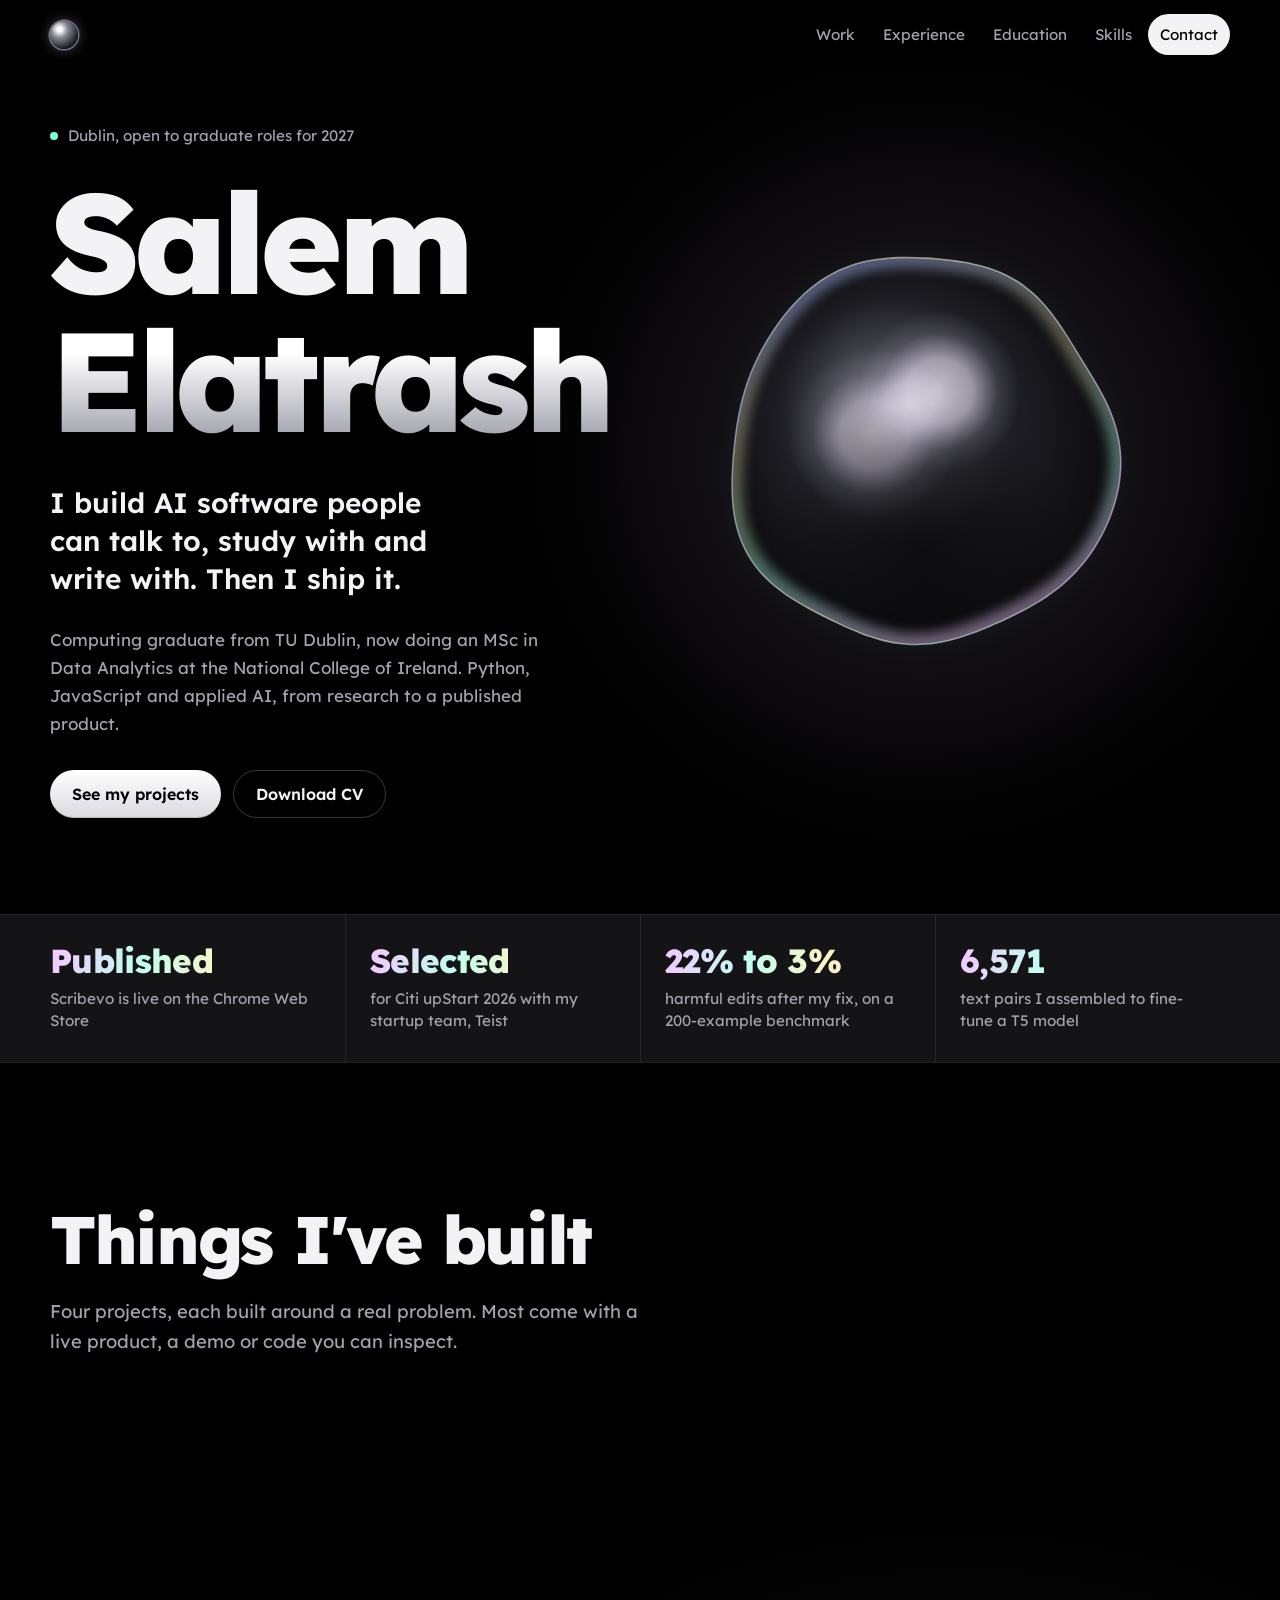
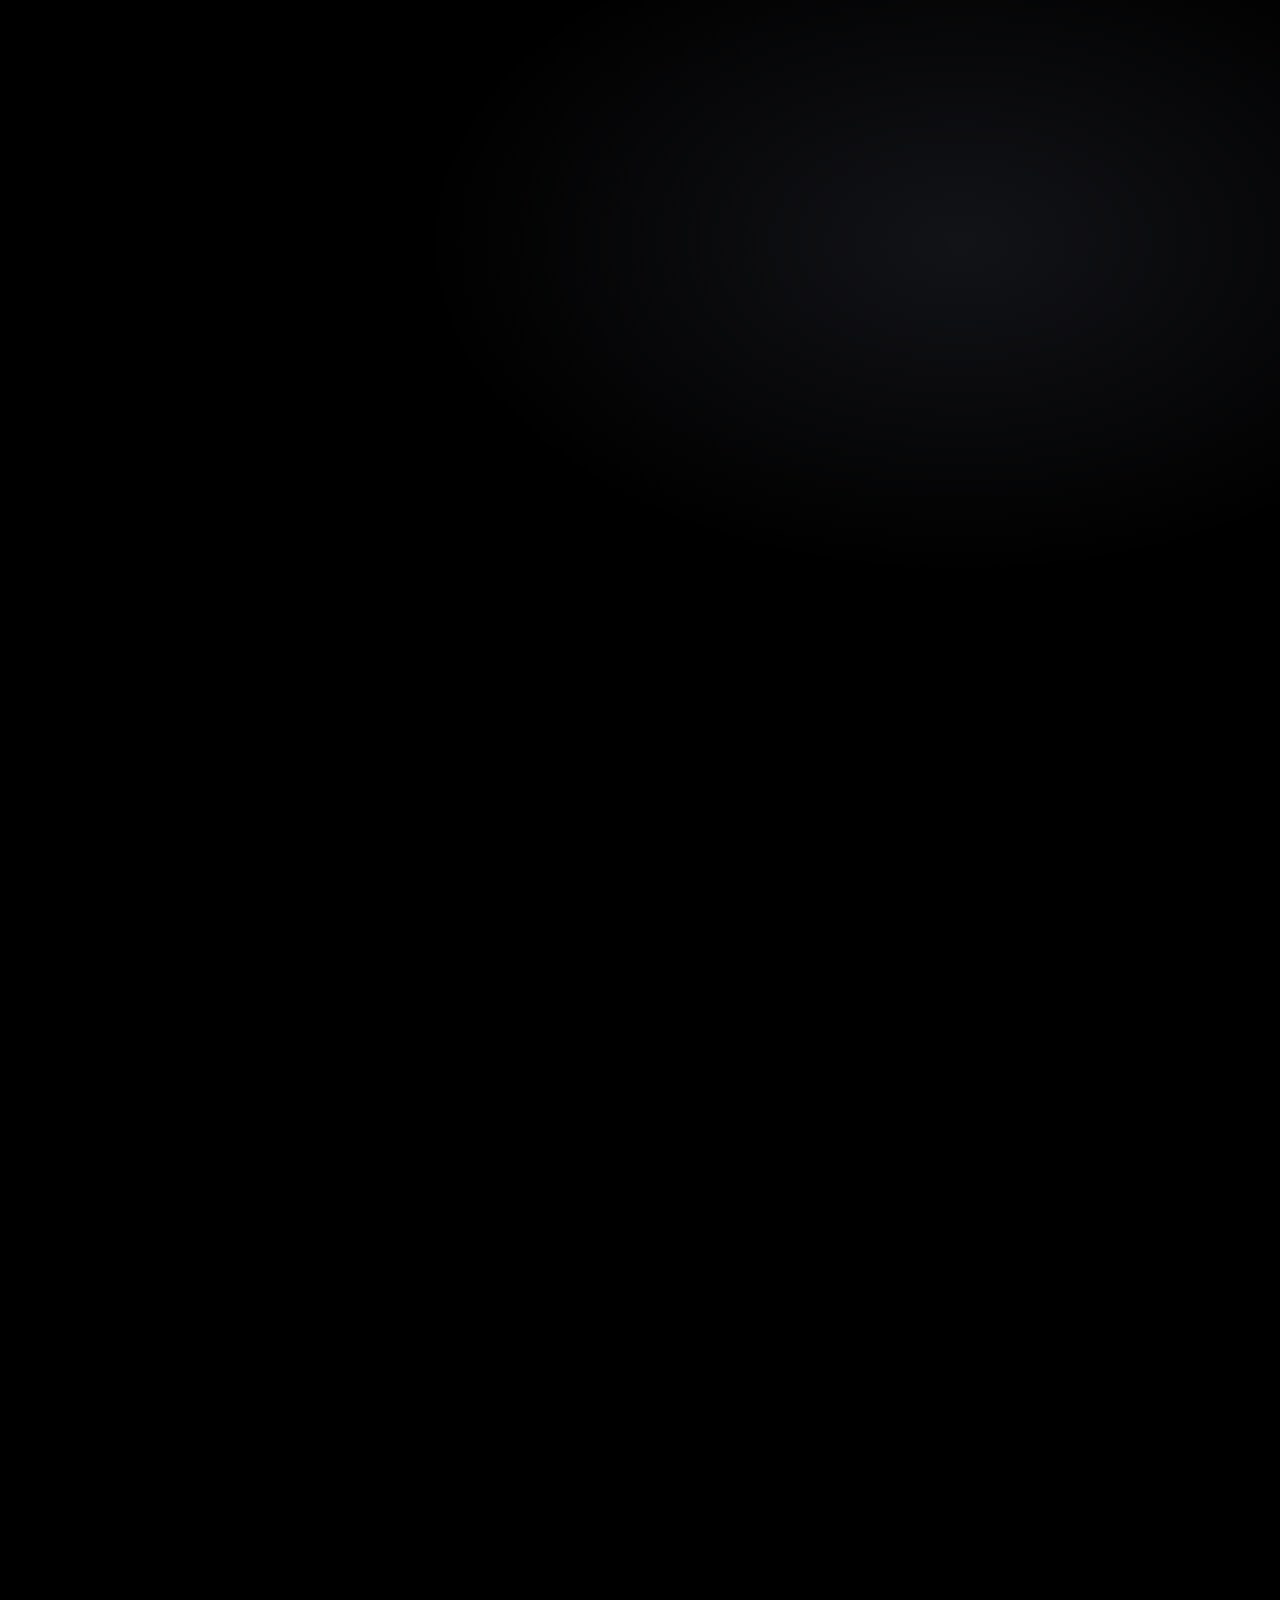
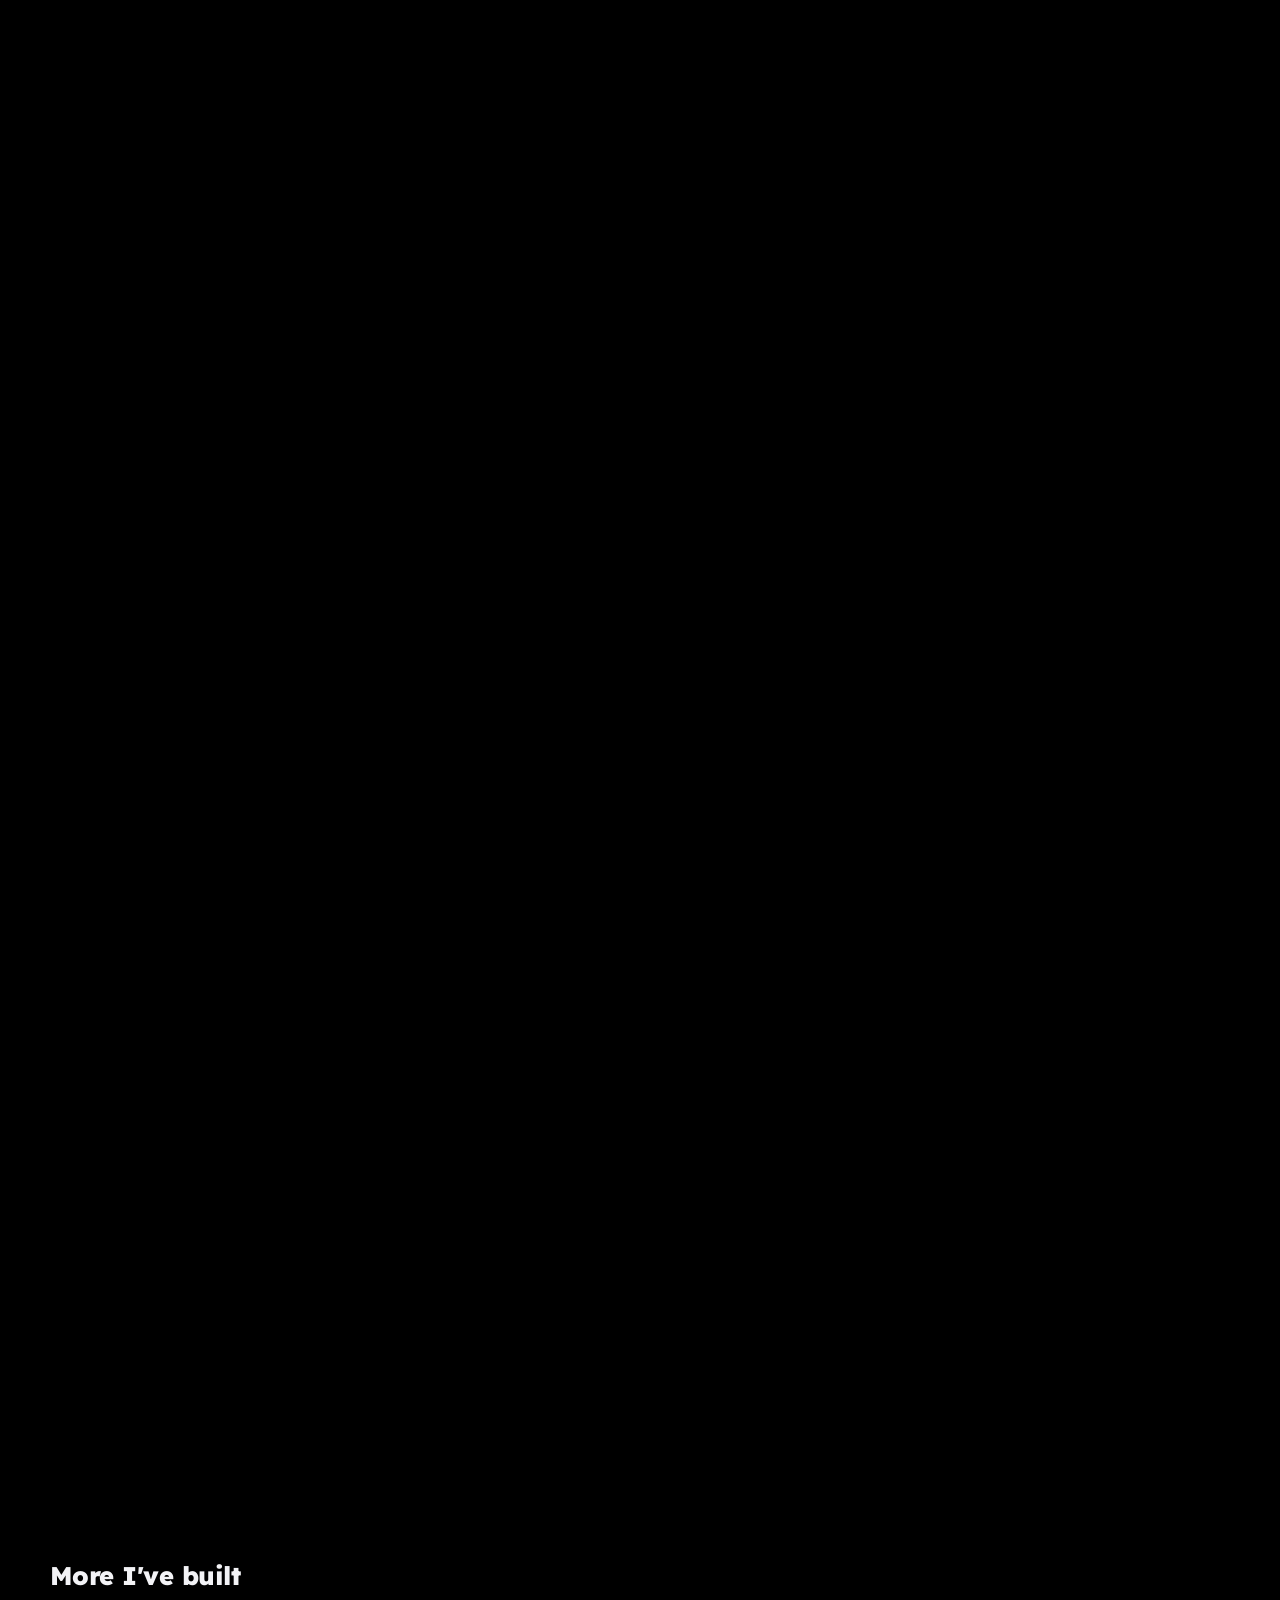
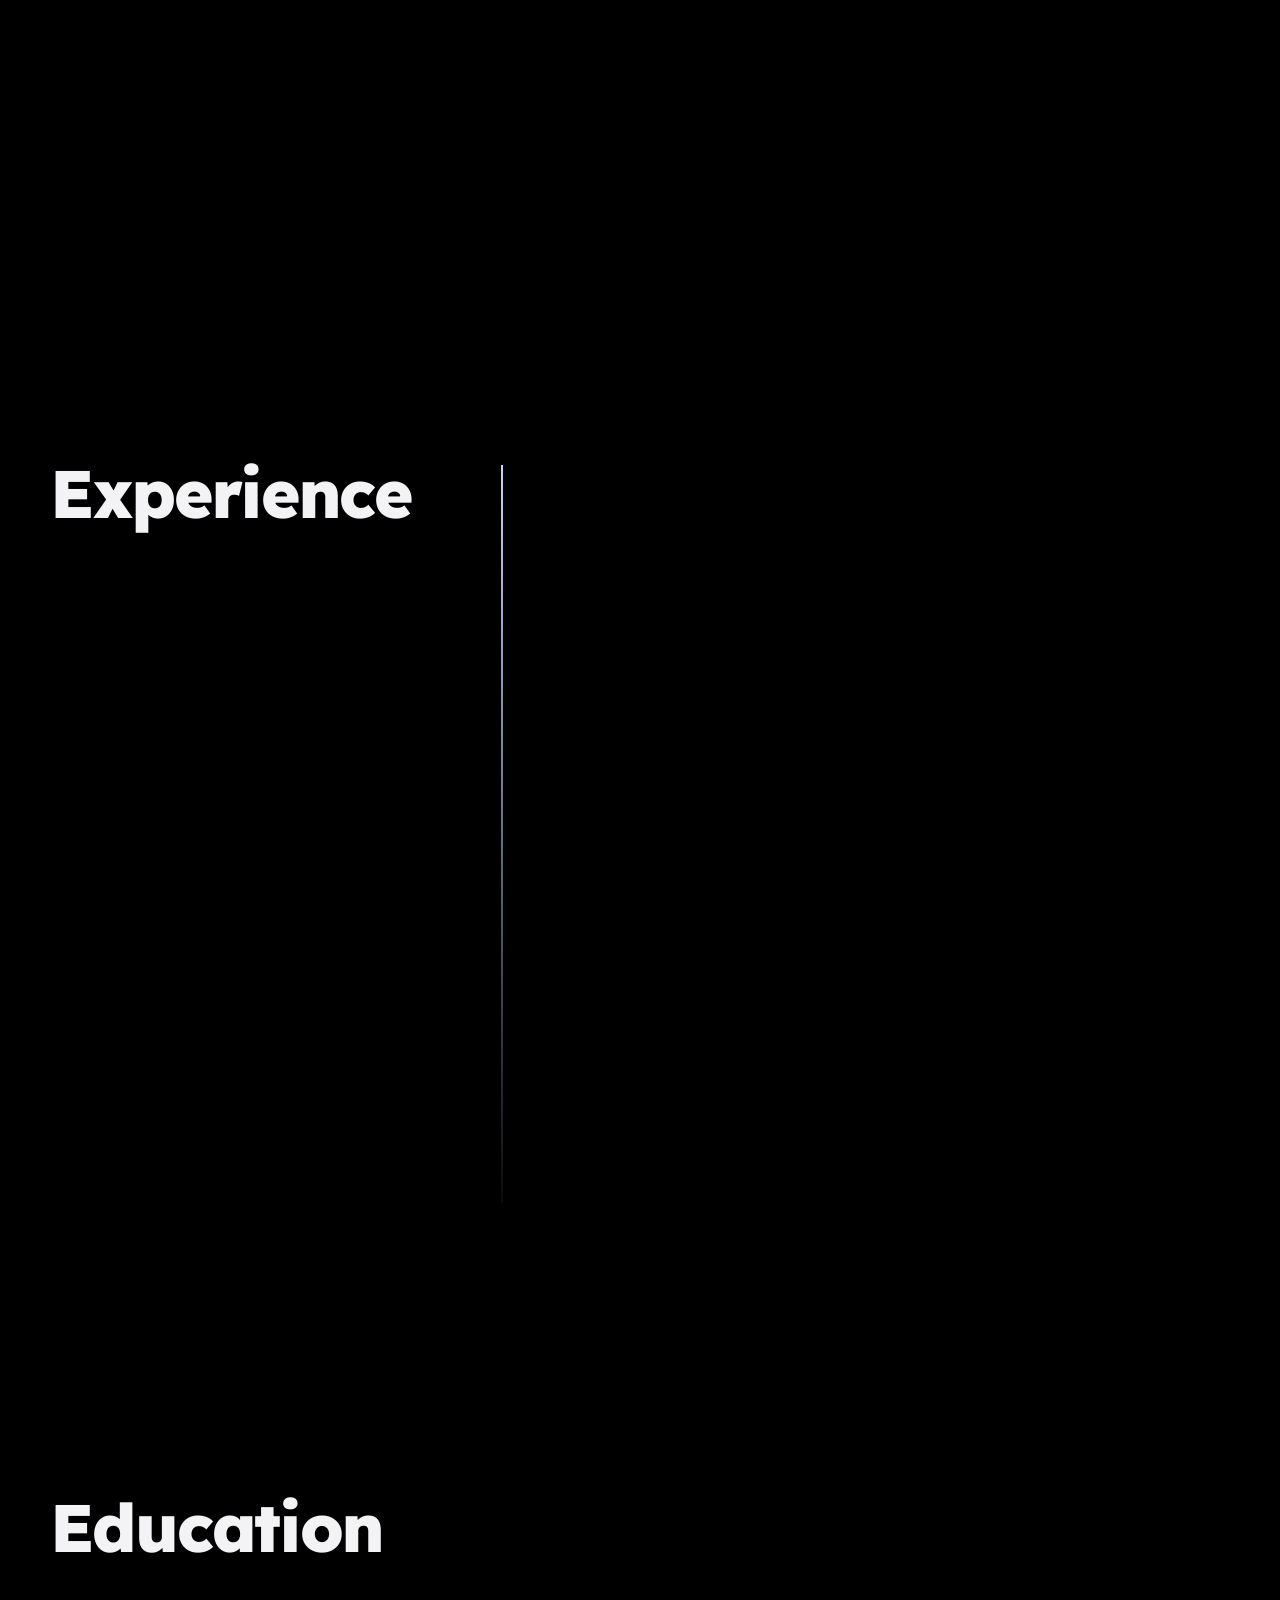
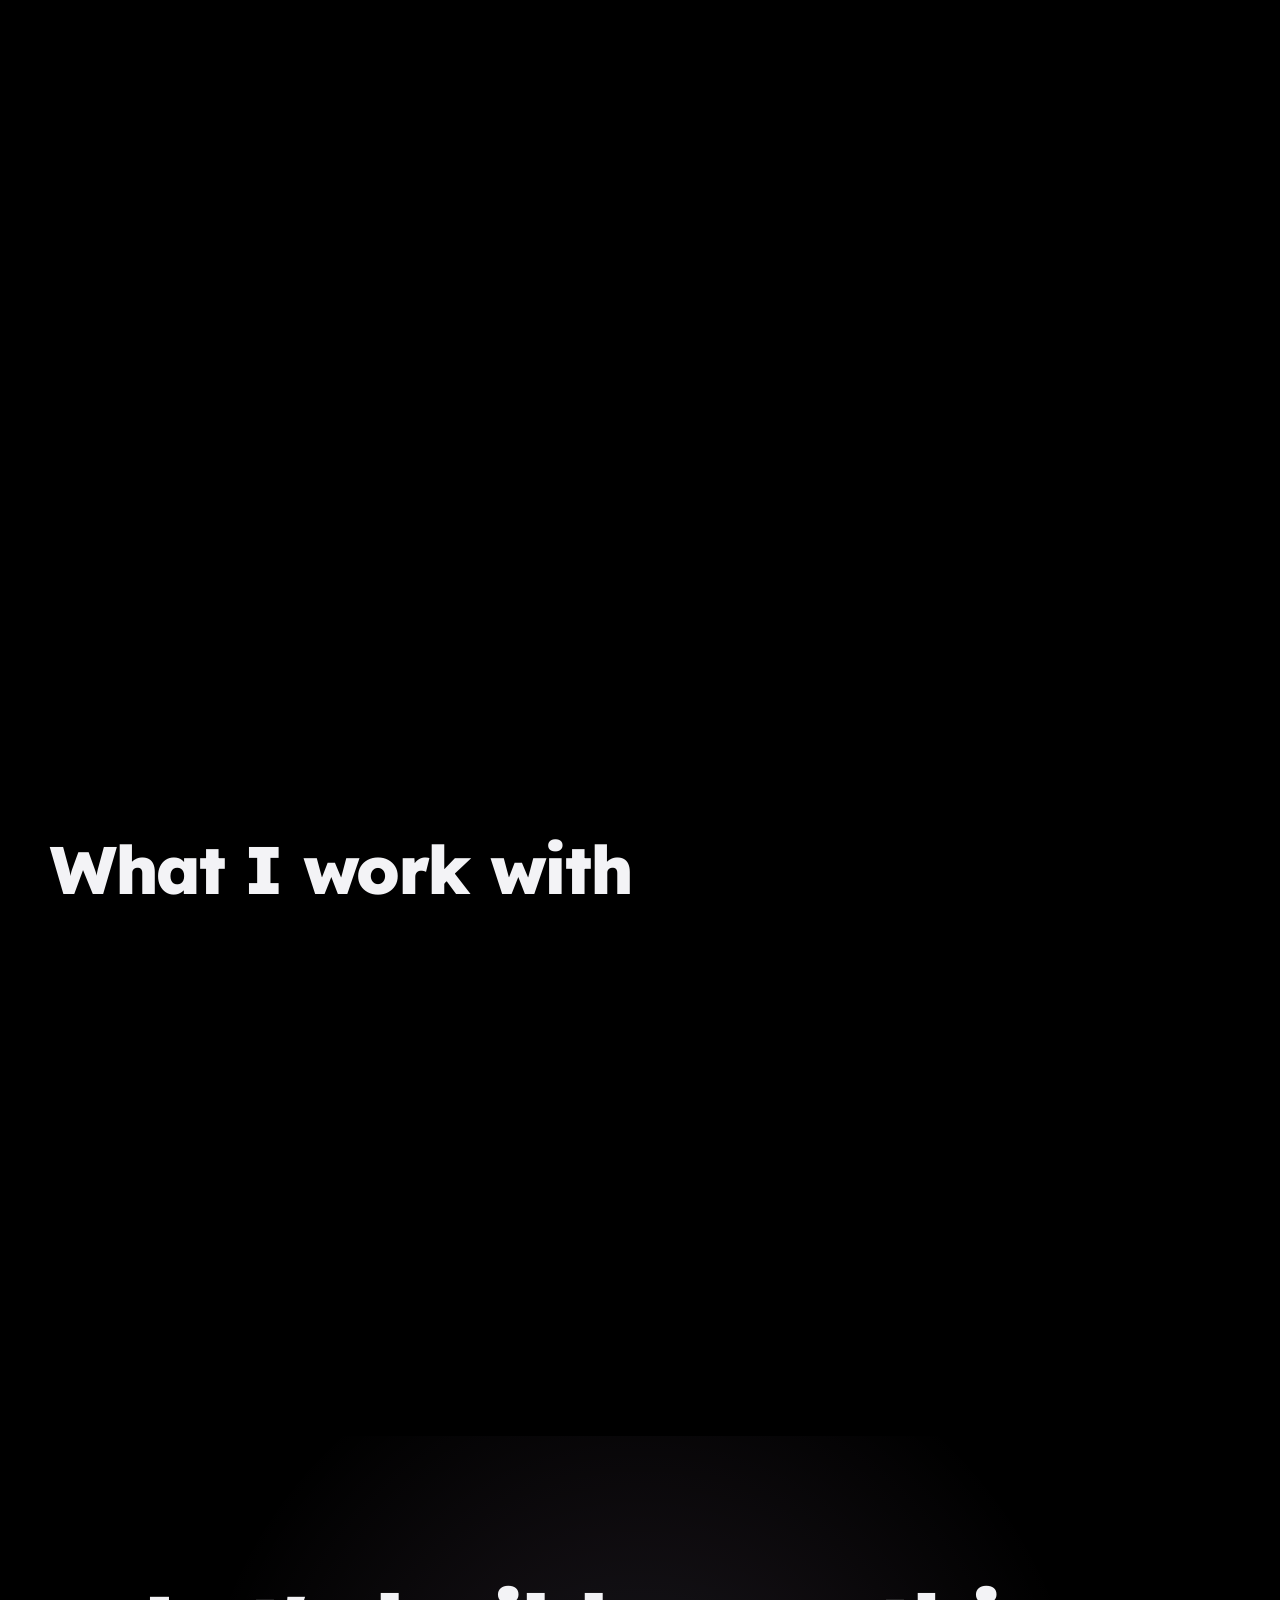
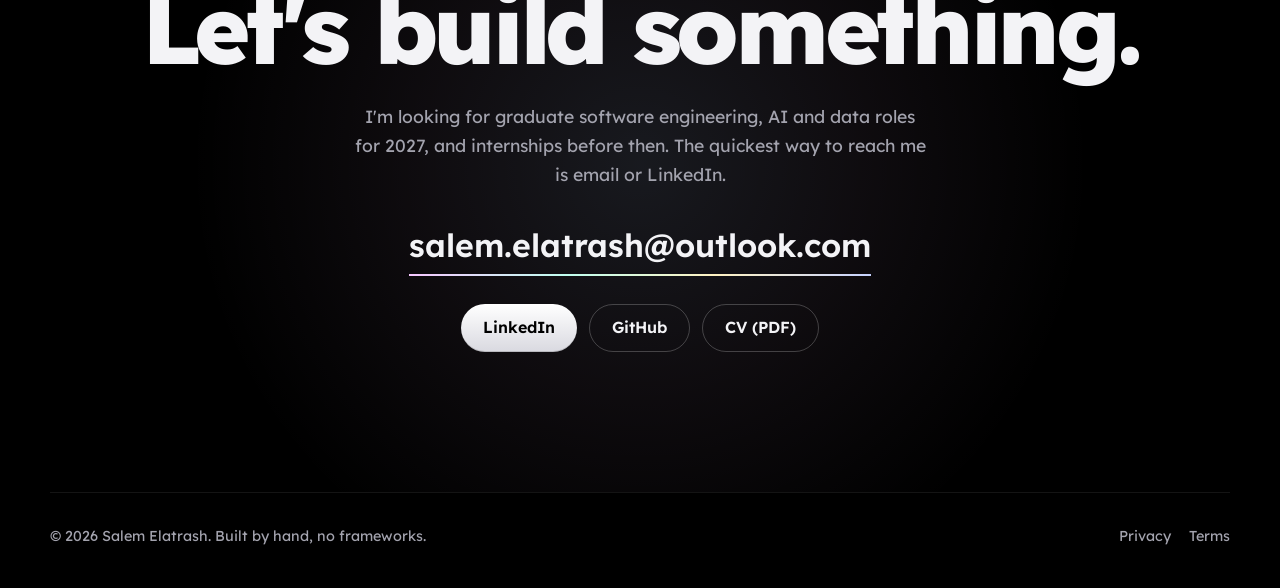
<file: index.html>
<!doctype html>
<html lang="en-GB">
<head>
  <meta charset="utf-8">
  <meta name="viewport" content="width=device-width, initial-scale=1">
  <meta http-equiv="Content-Security-Policy" content="default-src 'self'; img-src 'self'; style-src 'self'; script-src 'self'; font-src 'self'; object-src 'none'; base-uri 'self'; form-action 'none'">
  <title>Salem Elatrash | Software, AI and data</title>
  <meta name="description" content="Salem Elatrash builds AI software people can talk to, study with and write with. Computing graduate (TU Dublin) and MSc Data Analytics student (NCI), Dublin.">
  <link rel="canonical" href="https://slooma951.github.io/portfolio/">
  <meta property="og:title" content="Salem Elatrash | Software, AI and data">
  <meta property="og:description" content="Assistant S, Scribevo, Teist and Reunio: AI software I designed, built and shipped.">
  <meta property="og:image" content="https://slooma951.github.io/portfolio/assets/social.png">
  <meta property="og:url" content="https://slooma951.github.io/portfolio/">
  <meta name="twitter:card" content="summary_large_image">
  <meta name="theme-color" content="#000000">
  <link rel="icon" href="favicon.svg">
  <link rel="preload" href="fonts/lexend-latin-800-normal.woff2" as="font" type="font/woff2" crossorigin>
  <link rel="stylesheet" href="css/main.css">
  <script src="js/main.js" defer></script>
</head>
<body>
<a class="skip" href="#main">Skip to content</a>

<header class="nav" id="top">
  <a class="brand" href="#top" aria-label="Back to top"><span class="brand-orb" aria-hidden="true"></span></a>
  <nav aria-label="Main">
    <a href="#work">Work</a>
    <a href="#experience">Experience</a>
    <a href="#education">Education</a>
    <a href="#skills">Skills</a>
    <a class="nav-cta" href="#contact">Contact</a>
  </nav>
</header>

<main id="main">
  <section class="hero" aria-labelledby="hero-title">
    <canvas class="orb" aria-hidden="true"></canvas>
    <div class="hero-copy">
      <p class="hero-kicker"><span class="live-dot" aria-hidden="true"></span>Dublin, open to graduate roles for 2027</p>
      <h1 id="hero-title"><span class="line"><span>Salem</span></span><span class="line"><span>Elatrash</span></span></h1>
      <p class="hero-lede">I build AI software people can talk to, study with and write with. Then I ship it.</p>
      <p class="hero-sub">Computing graduate from TU Dublin, now doing an MSc in Data Analytics at the National College of Ireland. Python, JavaScript and applied AI, from research to a published product.</p>
      <div class="hero-actions">
        <a class="btn btn-chrome" href="#work">See my projects</a>
        <a class="btn btn-ghost" href="downloads/Salem_Elatrash_Public_CV.pdf" download="SalemElatrashCV.pdf">Download CV</a>
      </div>
    </div>
    <a class="scroll-cue" href="#proof" aria-label="Scroll to highlights"><span></span></a>
  </section>

  <section class="proof" id="proof" aria-label="Highlights">
    <div class="wrap proof-grid">
      <div><strong>Published</strong><span>Scribevo is live on the Chrome Web Store</span></div>
      <div><strong>Selected</strong><span>for Citi upStart 2026 with my startup team, Teist</span></div>
      <div><strong>22% to 3%</strong><span>harmful edits after my fix, on a 200-example benchmark</span></div>
      <div><strong>6,571</strong><span>text pairs I assembled to fine-tune a T5 model</span></div>
    </div>
  </section>

  <section class="work" id="work" aria-labelledby="work-title">
    <div class="wrap">
      <h2 class="section-title" id="work-title">Things I've built</h2>
      <p class="section-intro">Four projects, each built around a real problem. Most come with a live product, a demo or code you can inspect.</p>
    </div>

    <article class="flagship" aria-labelledby="s-title">
      <div class="wrap flagship-grid">
        <div class="flagship-copy reveal">
          <p class="tag">Flagship project, ongoing</p>
          <h3 id="s-title">Assistant S</h3>
          <p class="pitch">My own AI assistant, built from scratch. Talk to it or type, hand it several jobs at once, and it gets on with them side by side.</p>
          <ul class="points">
            <li>Routes each request to Claude, ChatGPT, Grok or Gemini, and switches provider when one hits a usage limit</li>
            <li>Optional local model through Ollama, so simple questions can stay on my machine</li>
            <li>Study workspace that pulls my NCI lectures from Moodle and quizzes me on them</li>
            <li>Local memory with sources and corrections, and a voice orb that reacts when S listens, speaks or works</li>
          </ul>
          <p class="next">Where it's going: S's own model, running locally and offline on modest hardware.</p>
          <p class="stack">Electron, Node.js, Three.js, Vite, WebSockets, SQLite, Python speech</p>
          <div class="links">
            <a class="btn btn-chrome" href="case-studies/assistant-s.html">Read the case study</a>
            <a class="btn btn-ghost" href="https://github.com/Slooma951/Assistant-S-Showcase">GitHub showcase</a>
          </div>
        </div>
        <figure class="device reveal" data-switcher>
          <div class="device-bar" role="tablist" aria-label="Assistant S screens">
            <button role="tab" aria-selected="true" aria-controls="s-shot" data-shot="0">Home</button>
            <button role="tab" aria-selected="false" aria-controls="s-shot" data-shot="1">Chat</button>
            <button role="tab" aria-selected="false" aria-controls="s-shot" data-shot="2">Study</button>
          </div>
          <div class="device-screen" id="s-shot" role="tabpanel">
            <img class="is-on" src="assets/assistant-s-home.webp" width="1600" height="1000" alt="Assistant S home screen: a chrome voice orb above a dock with Chat, Work, Study, Create, Tasks, Tools and Settings">
            <img src="assets/assistant-s-chat.webp" width="1600" height="1000" loading="lazy" alt="Assistant S chat screen with topic tabs for emails, jobs, calendar, studying and more">
            <img src="assets/assistant-s-study.webp" width="1600" height="1000" loading="lazy" alt="Assistant S study workspace listing NCI lectures by module">
          </div>
          <figcaption>Screenshots of the current build, November 2026</figcaption>
        </figure>
      </div>
    </article>

    <div class="wrap projects">
      <article class="project reveal" aria-labelledby="scribevo-title">
        <div class="project-media">
          <img src="assets/scribevo-preview.png" width="1280" height="800" loading="lazy" alt="Scribevo suggesting a spelling correction that the writer can accept or dismiss">
        </div>
        <div class="project-copy">
          <p class="tag">Published product</p>
          <h3 id="scribevo-title">Scribevo</h3>
          <p class="pitch">Spelling help for dyslexic students that never rewrites their work.</p>
          <p>Universities increasingly treat tools like Grammarly as generative AI, which can leave dyslexic students choosing between support and academic rules. Scribevo only corrects the sentence the student wrote, and nothing changes until they accept it. It started as WordFlow, my TU Dublin final-year research project.</p>
          <ul class="points">
            <li>Published Chrome extension backed by a Python FastAPI service, packaged in Docker with GitHub Actions CI</li>
            <li>Fine-tuned a T5 research model with PyTorch and Hugging Face on 6,571 text pairs, evaluated in four participant sessions</li>
            <li>Cut harmful edits from 22% to 3% on a 200-example offline benchmark</li>
            <li>Presented to TU Dublin's Disability Support Service</li>
          </ul>
          <p class="stack">JavaScript, Python, FastAPI, PyTorch, Transformers, Docker</p>
          <div class="links">
            <a class="btn btn-chrome" href="https://chromewebstore.google.com/detail/pfpakhloamdgoiokaljdfhpgkbanccci">Get it on the Chrome Web Store</a>
            <a class="btn btn-ghost" href="case-studies/scribevo.html">Case study</a>
          </div>
        </div>
      </article>

      <article class="project reveal" aria-labelledby="teist-title">
        <div class="project-media spec" aria-hidden="true">
          <div class="spec-card">
            <span class="spec-top">Teist</span>
            <span class="spec-big">Citi upStart 2026</span>
            <span class="spec-row"><b>Model</b>IBM Granite 8B</span>
            <span class="spec-row"><b>Runtime</b>llama.cpp, fully offline</span>
            <span class="spec-row"><b>Platform</b>Next.js and FastAPI</span>
          </div>
        </div>
        <div class="project-copy">
          <p class="tag">Startup, team of two</p>
          <h3 id="teist-title">Teist</h3>
          <p class="pitch">An AI supplier-assurance agent for banks, selected for Citi upStart 2026.</p>
          <p>Banks have to check that the suppliers they rely on meet their standards, and much of that review is slow and manual. Daniel and I are building Teist to speed it up while keeping sensitive documents in-house.</p>
          <ul class="points">
            <li>I built the local AI: IBM Granite 8B running offline through llama.cpp, so documents never leave the machine</li>
            <li>I designed and built the web interface</li>
            <li>I led research with people working in banking to shape the product</li>
          </ul>
          <p class="note">Tested on fictional data so far. Source is private while the programme runs.</p>
          <p class="stack">Python, TypeScript, Next.js, FastAPI, llama.cpp</p>
        </div>
      </article>

      <article class="project reveal" aria-labelledby="reunio-title">
        <div class="project-media">
          <img src="assets/reunio-preview.png" width="2560" height="1600" loading="lazy" alt="Reunio demo showing logged lost items with sample data">
        </div>
        <div class="project-copy">
          <p class="tag">Working prototype</p>
          <h3 id="reunio-title">Reunio</h3>
          <p class="pitch">Getting lost property back to its owner, with staff checking every return.</p>
          <p>Dublin Airport reported around 19,000 lost items in 2024, with 56% returned. Reunio helps front desks log items, find likely matches and confirm ownership before anything is handed over.</p>
          <ul class="points">
            <li>Mobile app in TypeScript, React Native and Expo for records, search and returns</li>
            <li>FastAPI and PostgreSQL backend prototype with server-verified JWT identity, tenant-scoped access and row-level security</li>
            <li>Tests covering matching, returns and data retention</li>
          </ul>
          <p class="stack">TypeScript, React Native, Expo, FastAPI, PostgreSQL</p>
          <div class="links">
            <a class="btn btn-chrome" href="https://slooma951.github.io/reunio-demo/">Try the live demo</a>
            <a class="btn btn-ghost" href="case-studies/reunio.html">Case study</a>
          </div>
        </div>
      </article>
    </div>

    <div class="wrap more">
      <h3 class="more-title">More I've built</h3>
      <div class="more-grid">
        <a class="more-item reveal" href="case-studies/dvs-note.html">
          <strong>DVS Note</strong>
          <span>TU Dublin team project with Daniel Aigbe and Adefolajuwon Adeniran: notes, tasks, journaling and mood tracking in one app. Next.js, React and MongoDB.</span>
        </a>
        <div class="more-item reveal">
          <strong>S Music</strong>
          <span>A native iPhone music player built in SwiftUI, part of my S apps, with an automated build pipeline on GitHub Actions.</span>
        </div>
      </div>
    </div>
  </section>

  <section class="experience" id="experience" aria-labelledby="exp-title">
    <div class="wrap two-col">
      <h2 class="section-title" id="exp-title">Experience</h2>
      <ol class="timeline">
        <li class="reveal">
          <span class="when">2026, ongoing</span>
          <h3>Co-founder and engineer, Teist</h3>
          <p class="where">Citi upStart 2026 startup programme</p>
          <p>Building the offline AI and web interface for a supplier-assurance product, and researching the problem with people in banking.</p>
        </li>
        <li class="reveal">
          <span class="when">Apr 2023 to Jun 2026</span>
          <h3>Student Ambassador</h3>
          <p class="where">TU Dublin</p>
          <p>Taught children HTML, CSS, JavaScript and Python at coding camps, and presented Computing courses to prospective students at open days.</p>
        </li>
        <li class="reveal">
          <span class="when">Oct 2025 to Jan 2026</span>
          <h3>Seasonal Peak Assistant</h3>
          <p class="where">An Post, Dublin</p>
          <p>Sorted mail and parcels through the Christmas peak, working to accuracy and safety procedures under time pressure.</p>
        </li>
        <li class="reveal">
          <span class="when">Jan to Oct 2025</span>
          <h3>Volunteer Developer and Technical Support</h3>
          <p class="where">Online gaming community</p>
          <p>Wrote server scripts in Lua and JavaScript, and fixed problems by reproducing faults and documenting them.</p>
        </li>
      </ol>
    </div>
  </section>

  <section class="education" id="education" aria-labelledby="edu-title">
    <div class="wrap two-col">
      <h2 class="section-title" id="edu-title">Education</h2>
      <div class="edu-list">
        <div class="edu reveal">
          <span class="when">Sep 2026 to Aug 2027</span>
          <h3>MSc Data Analytics</h3>
          <p class="where">National College of Ireland, in progress</p>
          <p>Statistics and Optimisation; Data Mining and Machine Learning; Analytics Programming and Data Visualisation; Data Governance, Ethics and Sustainability.</p>
        </div>
        <div class="edu reveal">
          <span class="when">2022 to 2026</span>
          <h3>BSc (Hons) Computing, Information Technology</h3>
          <p class="where">TU Dublin, graduated 2026</p>
          <p>Data Structures and Algorithms; Databases and SQL; Software Engineering; Software Testing; Operating Systems. Final-year research project: WordFlow, which became Scribevo.</p>
        </div>
        <div class="edu cert reveal">
          <span class="when">Nov 2026</span>
          <h3>Introduction to Python</h3>
          <p class="where">DataCamp, certificate of completion</p>
        </div>
      </div>
    </div>
  </section>

  <section class="skills" id="skills" aria-labelledby="skills-title">
    <div class="wrap">
      <h2 class="section-title" id="skills-title">What I work with</h2>
      <div class="skill-groups">
        <div class="reveal"><h3>Languages</h3><ul><li>Python</li><li>JavaScript</li><li>TypeScript</li><li>SQL</li><li>Java</li><li>C</li><li>C++</li><li>Rust</li><li>Lua</li></ul></div>
        <div class="reveal"><h3>AI and data</h3><ul><li>PyTorch</li><li>Hugging Face Transformers</li><li>NLP</li><li>Local LLMs (Ollama, llama.cpp)</li><li>Model evaluation</li><li>pandas</li><li>NumPy</li></ul></div>
        <div class="reveal"><h3>Building</h3><ul><li>FastAPI</li><li>Flask</li><li>React</li><li>React Native</li><li>Expo</li><li>Electron</li><li>Next.js</li><li>Three.js</li><li>PostgreSQL</li><li>MySQL</li></ul></div>
        <div class="reveal"><h3>Shipping</h3><ul><li>Git</li><li>GitHub Actions CI</li><li>Docker</li><li>pytest</li><li>Regression testing</li><li>Linux</li></ul></div>
        <div class="reveal"><h3>Spoken</h3><ul><li>English</li><li>Arabic</li></ul></div>
      </div>
    </div>
  </section>

  <section class="contact" id="contact" aria-labelledby="contact-title">
    <div class="wrap contact-inner">
      <h2 id="contact-title">Let's build something.</h2>
      <p>I'm looking for graduate software engineering, AI and data roles for 2027, and internships before then. The quickest way to reach me is email or LinkedIn.</p>
      <a class="contact-mail" href="mailto:salem.elatrash@outlook.com">salem.elatrash@outlook.com</a>
      <div class="links">
        <a class="btn btn-chrome" href="https://www.linkedin.com/in/salem-elatrash/">LinkedIn</a>
        <a class="btn btn-ghost" href="https://github.com/Slooma951">GitHub</a>
        <a class="btn btn-ghost" href="downloads/Salem_Elatrash_Public_CV.pdf" download="SalemElatrashCV.pdf">CV (PDF)</a>
      </div>
    </div>
  </section>
</main>

<footer class="footer wrap">
  <span>© 2026 Salem Elatrash. Built by hand, no frameworks.</span>
  <span><a href="privacy.html">Privacy</a><a href="terms.html">Terms</a></span>
</footer>
</body>
</html>
</file>
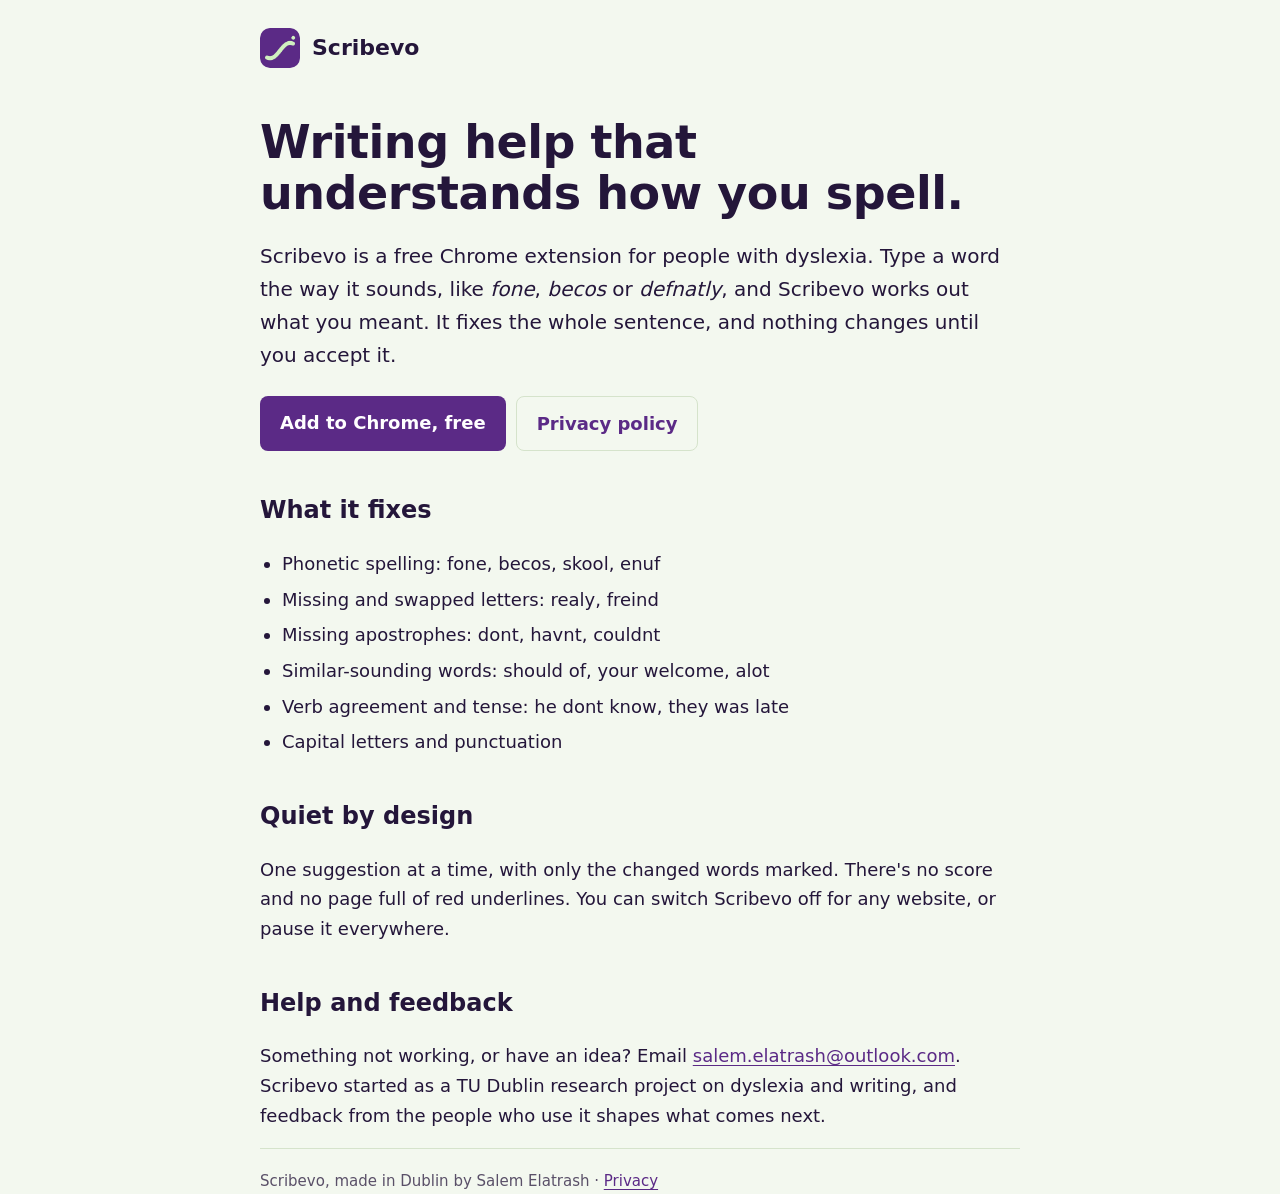
<file: scribevo/index.html>
<!doctype html>
<html lang="en-GB">
<head>
  <meta charset="utf-8">
  <meta name="viewport" content="width=device-width, initial-scale=1">
  <meta http-equiv="Content-Security-Policy" content="default-src 'self'; img-src 'self'; style-src 'self'; script-src 'none'; object-src 'none'; base-uri 'self'">
  <title>Scribevo | Writing help for dyslexia</title>
  <meta name="description" content="Scribevo is a free Chrome extension that fixes dyslexic spelling and grammar. You approve every change. No account.">
  <link rel="icon" href="mark.png" type="image/png">
  <link rel="stylesheet" href="scribevo.css">
</head>
<body>
  <header class="wrap"><a class="brand" href="./"><img src="mark.png" alt="">Scribevo</a></header>
  <main class="wrap">
    <h1>Writing help that understands how you spell.</h1>
    <p class="lead">Scribevo is a free Chrome extension for people with dyslexia. Type a word the way it sounds, like <em>fone</em>, <em>becos</em> or <em>defnatly</em>, and Scribevo works out what you meant. It fixes the whole sentence, and nothing changes until you accept it.</p>
    <div class="actions">
      <a class="button" href="https://chromewebstore.google.com/detail/pfpakhloamdgoiokaljdfhpgkbanccci">Add to Chrome, free</a>
      <a class="button ghost" href="privacy.html">Privacy policy</a>
    </div>

    <h2>What it fixes</h2>
    <ul>
      <li>Phonetic spelling: fone, becos, skool, enuf</li>
      <li>Missing and swapped letters: realy, freind</li>
      <li>Missing apostrophes: dont, havnt, couldnt</li>
      <li>Similar-sounding words: should of, your welcome, alot</li>
      <li>Verb agreement and tense: he dont know, they was late</li>
      <li>Capital letters and punctuation</li>
    </ul>

    <h2>Quiet by design</h2>
    <p>One suggestion at a time, with only the changed words marked. There's no score and no page full of red underlines. You can switch Scribevo off for any website, or pause it everywhere.</p>

    <h2>Help and feedback</h2>
    <p>Something not working, or have an idea? Email <a href="mailto:salem.elatrash@outlook.com">salem.elatrash@outlook.com</a>. Scribevo started as a TU Dublin research project on dyslexia and writing, and feedback from the people who use it shapes what comes next.</p>
  </main>
  <footer class="wrap">Scribevo, made in Dublin by Salem Elatrash · <a href="privacy.html">Privacy</a></footer>
</body>
</html>
</file>
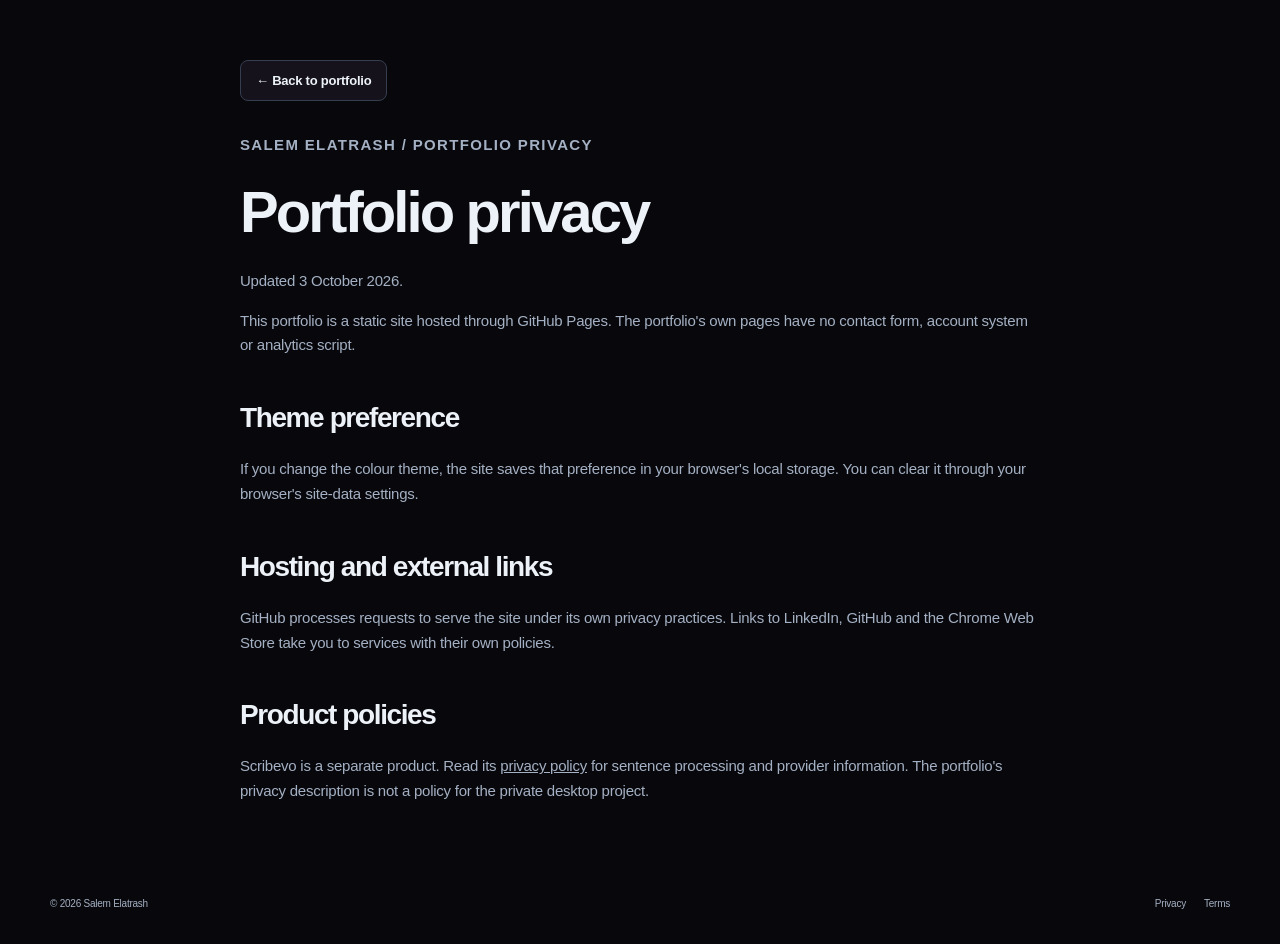
<file: privacy.html>
<!doctype html>
<html lang="en-GB">
  <head>
    <meta charset="utf-8" />
    <meta name="viewport" content="width=device-width, initial-scale=1" />
    <meta
      http-equiv="Content-Security-Policy"
      content="default-src 'self'; img-src 'self'; style-src 'self'; script-src 'self'; object-src 'none'; base-uri 'self'; form-action 'none'"
    />
    <title>Portfolio privacy | Salem Elatrash</title>
    <meta
      name="description"
      content="How this static portfolio handles visitors."
    />
    <link
      rel="canonical"
      href="https://slooma951.github.io/portfolio/privacy.html"
    />
    <meta property="og:title" content="Portfolio privacy" />
    <meta
      property="og:description"
      content="How this static portfolio handles visitors."
    />
    <meta
      property="og:image"
      content="https://slooma951.github.io/portfolio/assets/social.png"
    />
    <meta
      property="og:url"
      content="https://slooma951.github.io/portfolio/privacy.html"
    />
    <link rel="icon" href="favicon.svg" />
    <link rel="stylesheet" href="css/home.css" />
    <script src="js/theme.js"></script>
  </head>
  <body>
    <main class="reading">
      <a class="back" href="index.html#work">← Back to portfolio</a>
      <p class="eyebrow">Salem Elatrash / Portfolio privacy</p>
      <h1>Portfolio privacy</h1>
      <p>Updated 3 October 2026.</p>
      <p>
        This portfolio is a static site hosted through GitHub Pages. The
        portfolio's own pages have no contact form, account system or analytics
        script.
      </p>
      <h2>Theme preference</h2>
      <p>
        If you change the colour theme, the site saves that preference in your
        browser's local storage. You can clear it through your browser's
        site-data settings.
      </p>
      <h2>Hosting and external links</h2>
      <p>
        GitHub processes requests to serve the site under its own privacy
        practices. Links to LinkedIn, GitHub and the Chrome Web Store take you
        to services with their own policies.
      </p>
      <h2>Product policies</h2>
      <p>
        Scribevo is a separate product. Read its
        <a href="scribevo/privacy.html">privacy policy</a> for sentence
        processing and provider information. The portfolio's privacy description
        is not a policy for the private desktop project.
      </p>
    </main>
    <footer class="wrap footer">
      <span>© 2026 Salem Elatrash</span>
      <div>
        <a href="privacy.html">Privacy</a><a href="terms.html">Terms</a>
      </div>
    </footer>
  </body>
</html>
</file>
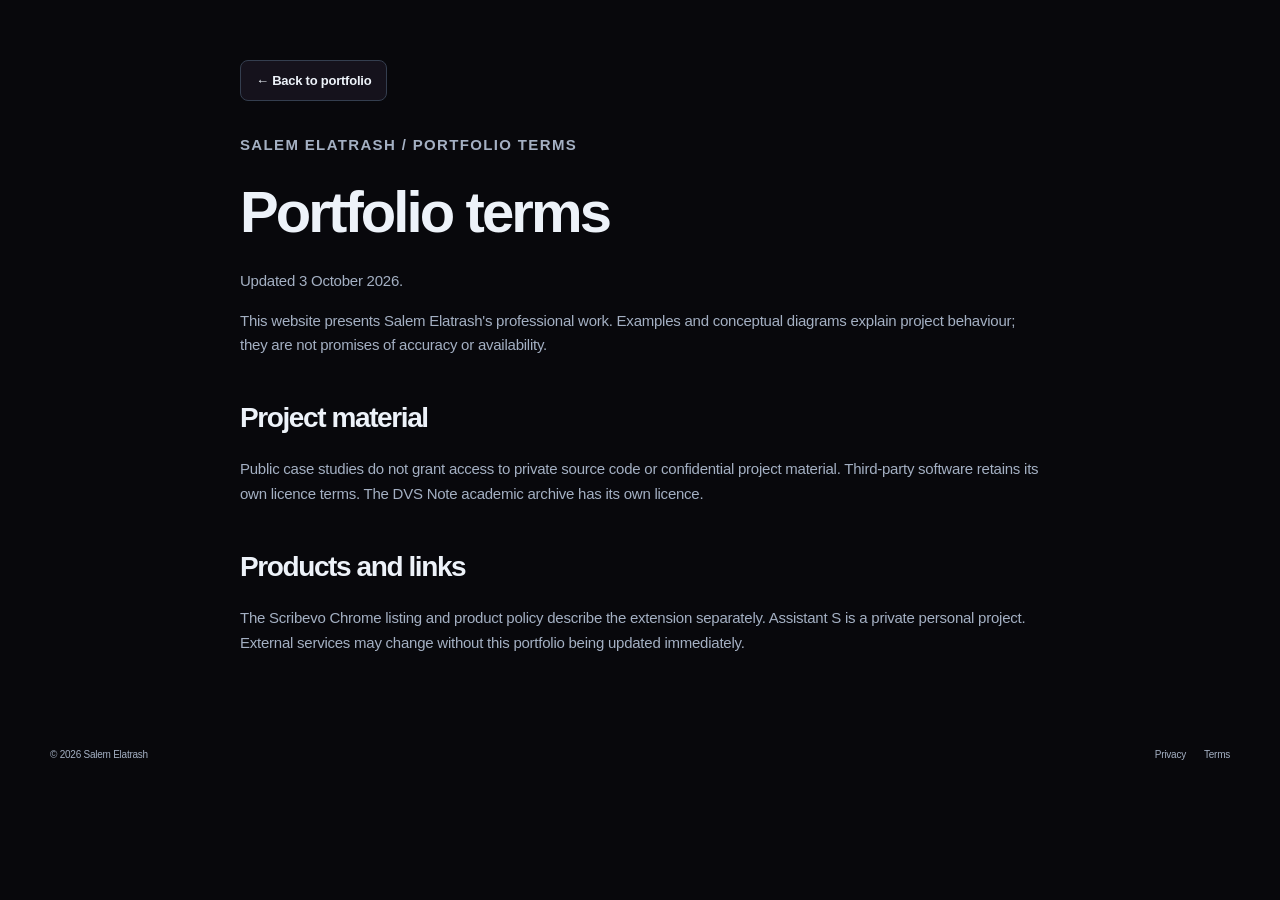
<file: terms.html>
<!doctype html>
<html lang="en-GB">
  <head>
    <meta charset="utf-8" />
    <meta name="viewport" content="width=device-width, initial-scale=1" />
    <meta
      http-equiv="Content-Security-Policy"
      content="default-src 'self'; img-src 'self'; style-src 'self'; script-src 'self'; object-src 'none'; base-uri 'self'; form-action 'none'"
    />
    <title>Portfolio terms | Salem Elatrash</title>
    <meta
      name="description"
      content="Terms for this portfolio and its public project descriptions."
    />
    <link
      rel="canonical"
      href="https://slooma951.github.io/portfolio/terms.html"
    />
    <meta property="og:title" content="Portfolio terms" />
    <meta
      property="og:description"
      content="Terms for this portfolio and its public project descriptions."
    />
    <meta
      property="og:image"
      content="https://slooma951.github.io/portfolio/assets/social.png"
    />
    <meta
      property="og:url"
      content="https://slooma951.github.io/portfolio/terms.html"
    />
    <link rel="icon" href="favicon.svg" />
    <link rel="stylesheet" href="css/home.css" />
    <script src="js/theme.js"></script>
  </head>
  <body>
    <main class="reading">
      <a class="back" href="index.html#work">← Back to portfolio</a>
      <p class="eyebrow">Salem Elatrash / Portfolio terms</p>
      <h1>Portfolio terms</h1>
      <p>Updated 3 October 2026.</p>
      <p>
        This website presents Salem Elatrash's professional work. Examples and
        conceptual diagrams explain project behaviour; they are not promises of
        accuracy or availability.
      </p>
      <h2>Project material</h2>
      <p>
        Public case studies do not grant access to private source code or
        confidential project material. Third-party software retains its own
        licence terms. The DVS Note academic archive has its own licence.
      </p>
      <h2>Products and links</h2>
      <p>
        The Scribevo Chrome listing and product policy describe the extension
        separately. Assistant S is a private personal project. External services
        may change without this portfolio being updated immediately.
      </p>
    </main>
    <footer class="wrap footer">
      <span>© 2026 Salem Elatrash</span>
      <div>
        <a href="privacy.html">Privacy</a><a href="terms.html">Terms</a>
      </div>
    </footer>
  </body>
</html>
</file>
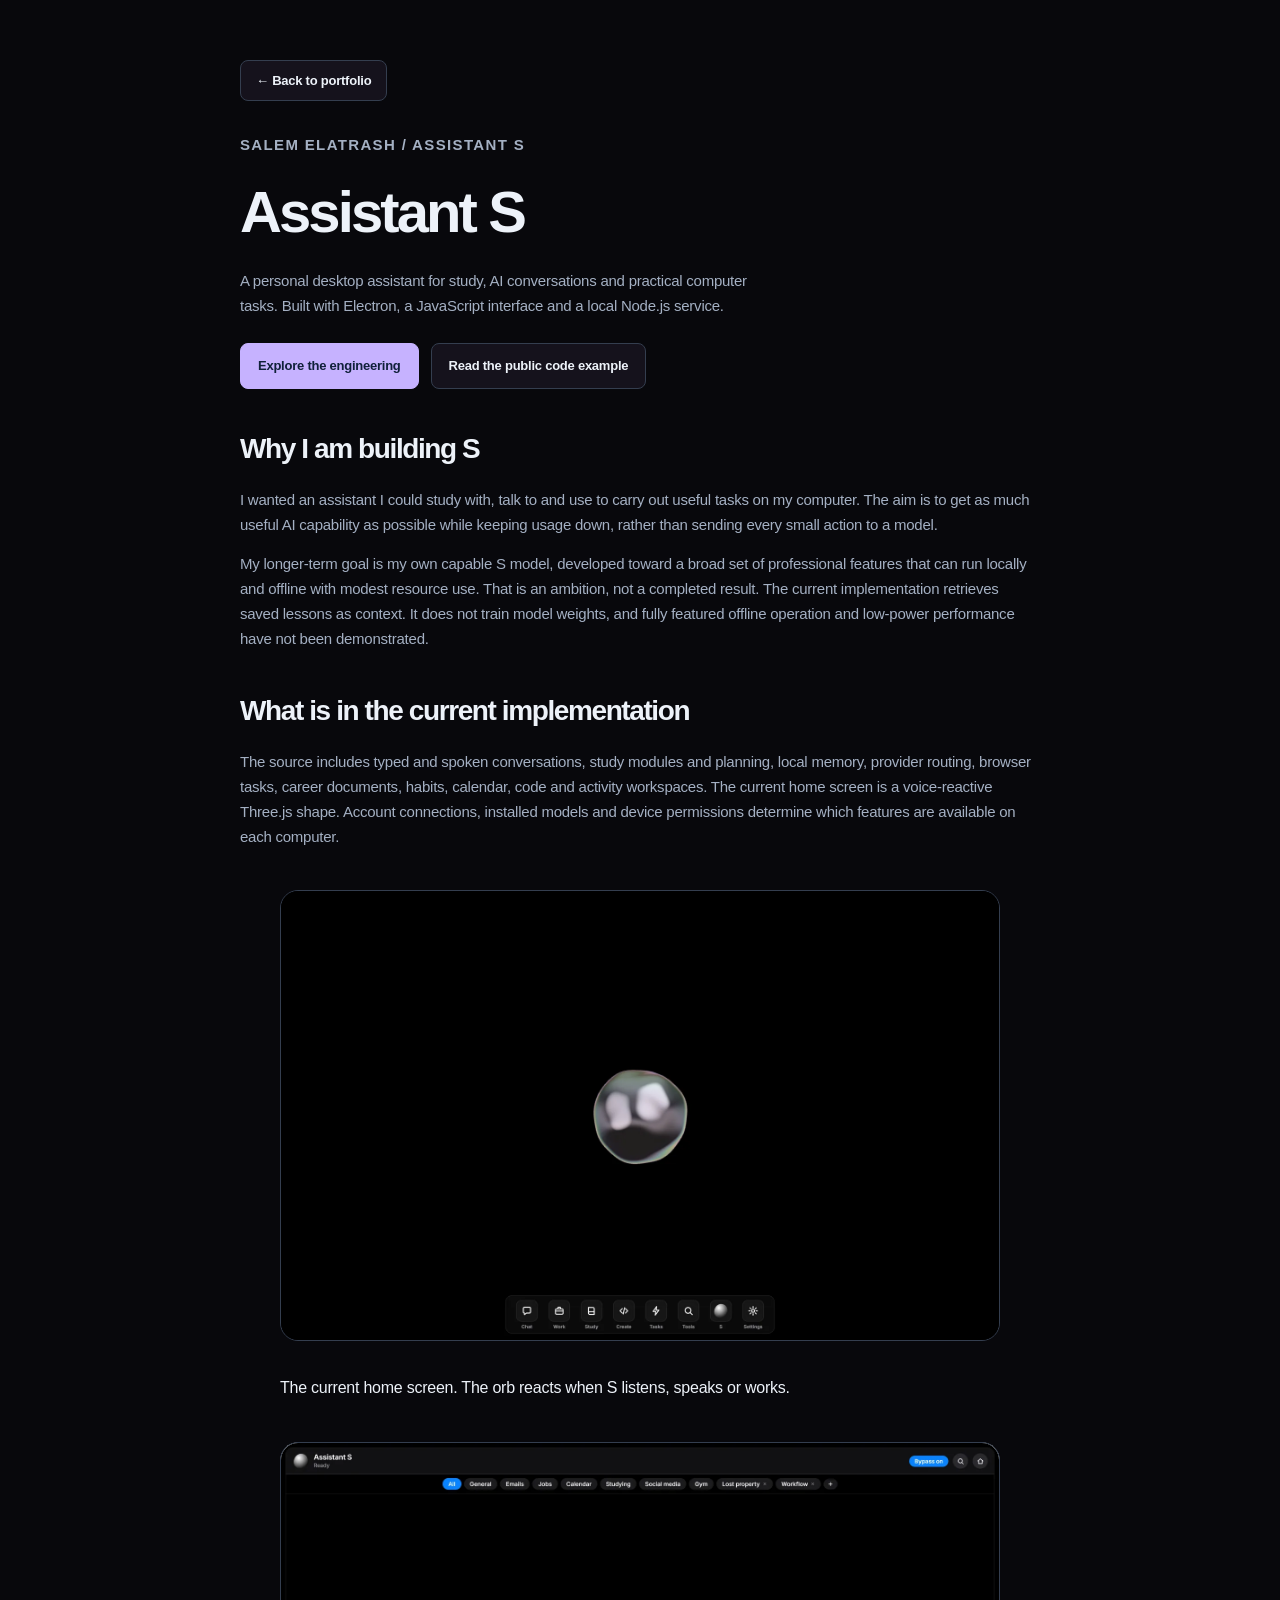
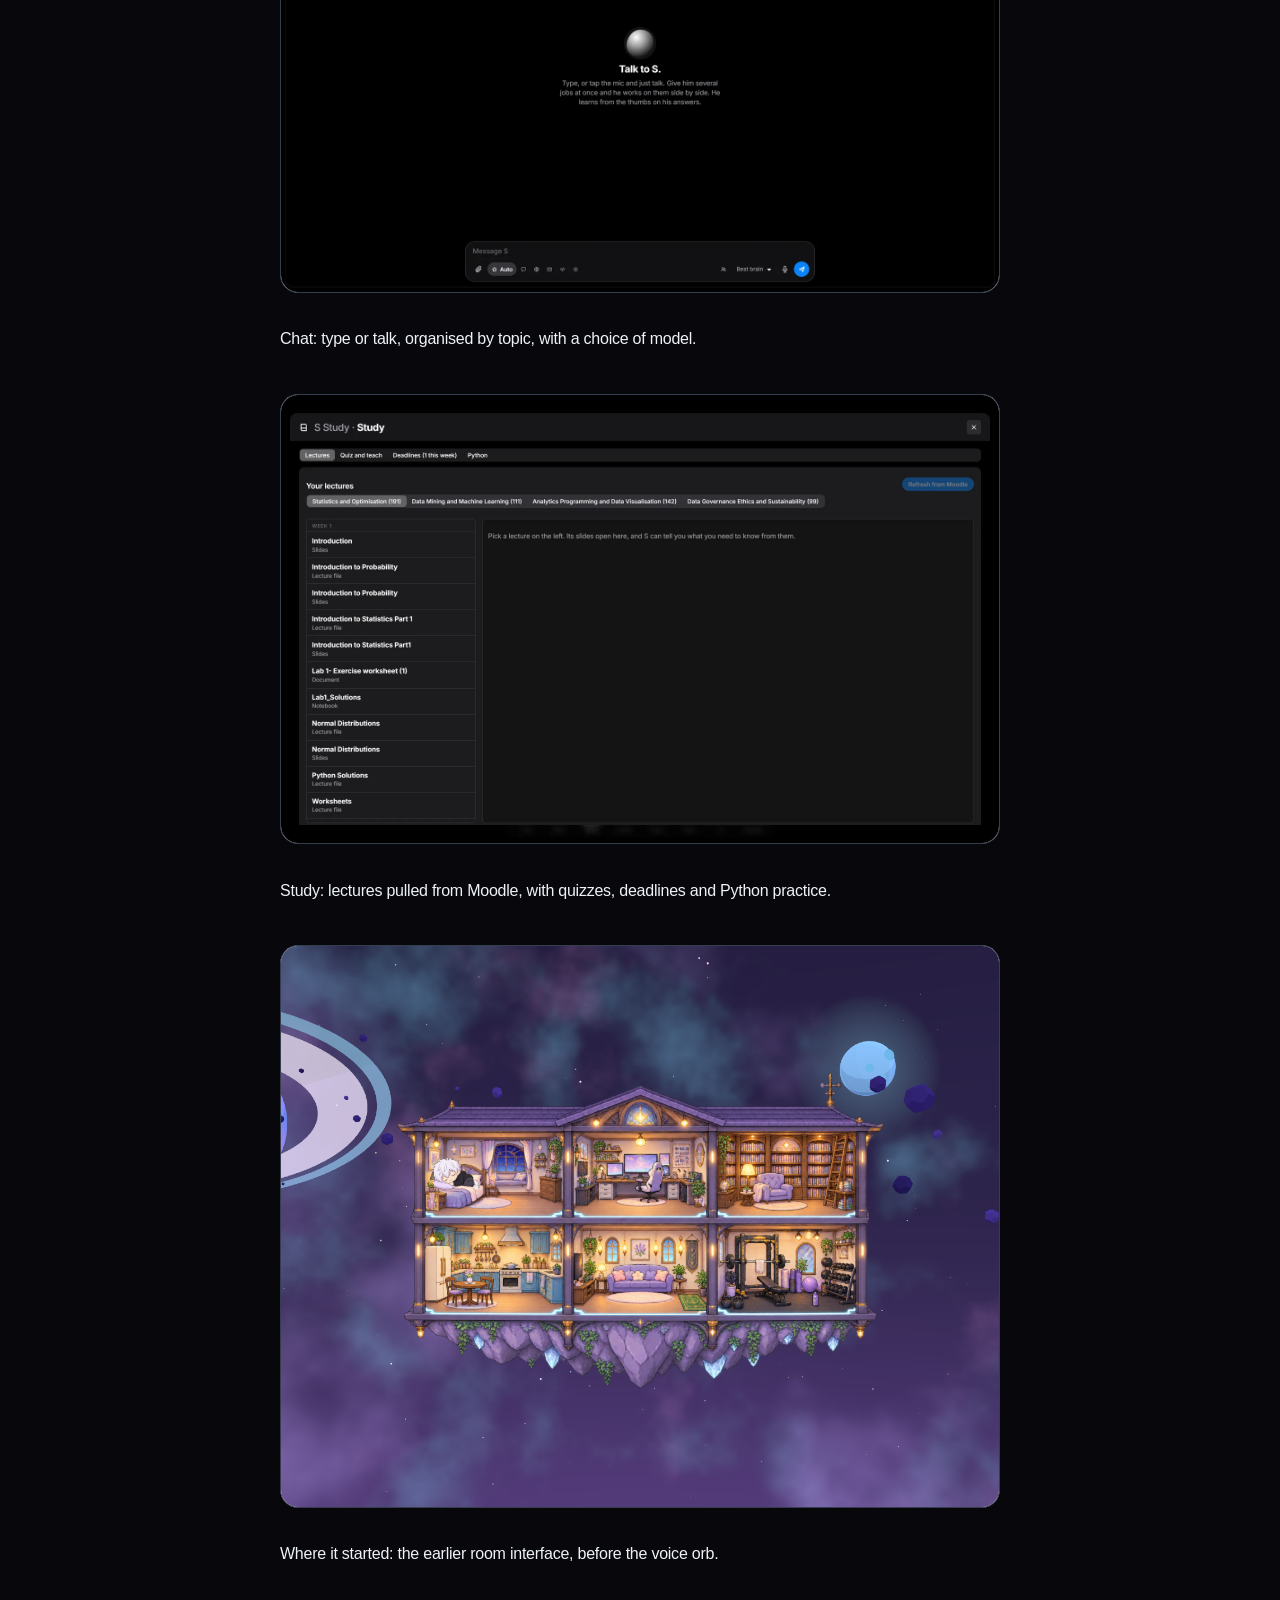
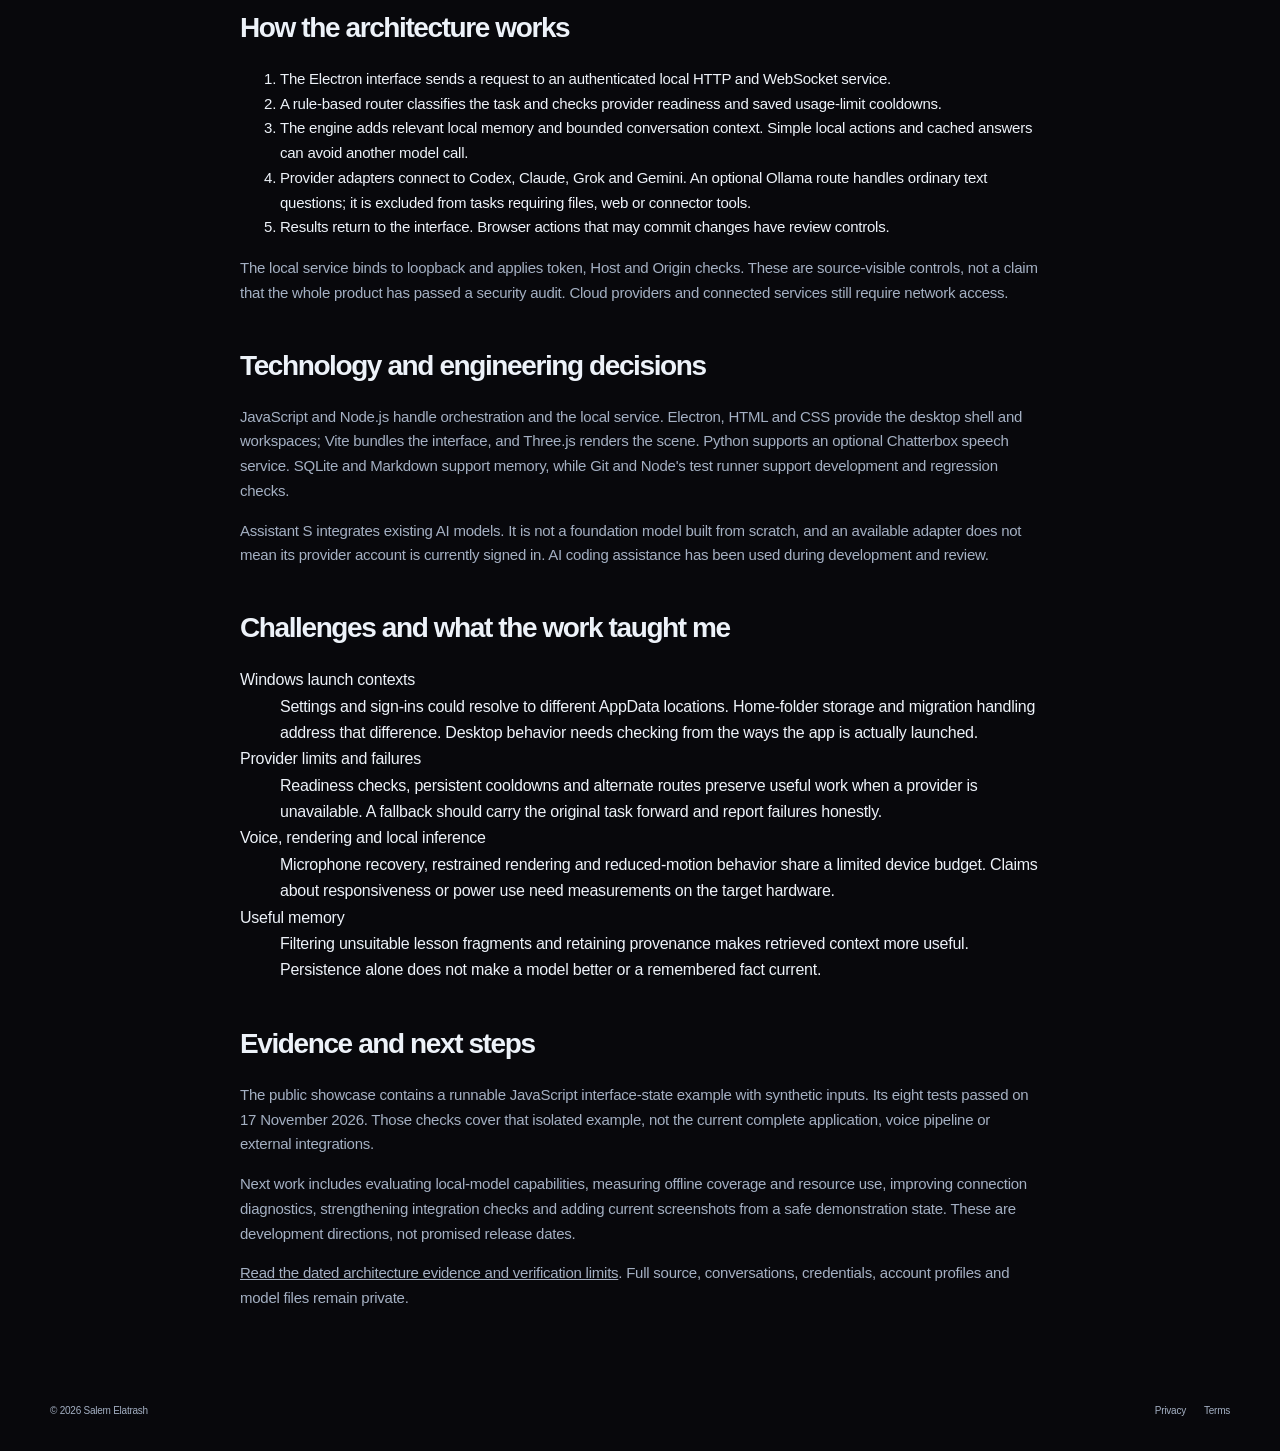
<file: case-studies/assistant-s.html>
<!doctype html><html lang="en-GB"><head><meta charset="utf-8"><meta name="viewport" content="width=device-width, initial-scale=1"><meta http-equiv="Content-Security-Policy" content="default-src 'self'; img-src 'self'; style-src 'self'; script-src 'self'; object-src 'none'; base-uri 'self'; form-action 'none'"><title>Assistant S | Salem Elatrash</title><meta name="description" content="A personal desktop assistant for study, voice interaction, local memory and practical computer tasks."><link rel="canonical" href="https://slooma951.github.io/portfolio/case-studies/assistant-s.html"><meta property="og:title" content="Assistant S"><meta property="og:description" content="A personal desktop assistant for study, voice interaction, local memory and practical computer tasks."><meta property="og:image" content="https://slooma951.github.io/portfolio/assets/social.png"><meta property="og:url" content="https://slooma951.github.io/portfolio/case-studies/assistant-s.html"><link rel="icon" href="../favicon.svg"><link rel="stylesheet" href="../css/home.css"><script src="../js/theme.js"></script></head><body><main class="reading"><a class="back" href="../index.html#work">← Back to portfolio</a><p class="eyebrow">Salem Elatrash / Assistant S</p><h1>Assistant S</h1><p class="intro">A personal desktop assistant for study, AI conversations and practical computer tasks. Built with Electron, a JavaScript interface and a local Node.js service.</p>
<div class="actions"><a class="button primary" href="https://github.com/Slooma951/Assistant-S-Showcase">Explore the engineering</a><a class="button" href="https://github.com/Slooma951/Assistant-S-Showcase/tree/main/examples">Read the public code example</a></div>
<h2>Why I am building S</h2>
<p>I wanted an assistant I could study with, talk to and use to carry out useful tasks on my computer. The aim is to get as much useful AI capability as possible while keeping usage down, rather than sending every small action to a model.</p>
<p>My longer-term goal is my own capable S model, developed toward a broad set of professional features that can run locally and offline with modest resource use. That is an ambition, not a completed result. The current implementation retrieves saved lessons as context. It does not train model weights, and fully featured offline operation and low-power performance have not been demonstrated.</p>
<h2>What is in the current implementation</h2>
<p>The source includes typed and spoken conversations, study modules and planning, local memory, provider routing, browser tasks, career documents, habits, calendar, code and activity workspaces. The current home screen is a voice-reactive Three.js shape. Account connections, installed models and device permissions determine which features are available on each computer.</p>
<figure><img class="diagram" src="../assets/assistant-s-home.webp" width="1600" height="1000" alt="Assistant S home screen: a chrome voice orb above a dock with Chat, Work, Study, Create, Tasks, Tools and Settings"><figcaption>The current home screen. The orb reacts when S listens, speaks or works.</figcaption></figure><figure><img class="diagram" src="../assets/assistant-s-chat.webp" width="1600" height="1000" loading="lazy" alt="Assistant S chat with topic tabs and a model picker"><figcaption>Chat: type or talk, organised by topic, with a choice of model.</figcaption></figure><figure><img class="diagram" src="../assets/assistant-s-study.webp" width="1600" height="1000" loading="lazy" alt="Assistant S study workspace listing NCI lectures by module"><figcaption>Study: lectures pulled from Moodle, with quizzes, deadlines and Python practice.</figcaption></figure><figure><img class="diagram" src="../assets/assistant-s-preview.png" width="1440" loading="lazy" alt="Earlier Assistant S interface with an animated companion in a room"><figcaption>Where it started: the earlier room interface, before the voice orb.</figcaption></figure>
<h2>How the architecture works</h2>
<ol>
<li>The Electron interface sends a request to an authenticated local HTTP and WebSocket service.</li>
<li>A rule-based router classifies the task and checks provider readiness and saved usage-limit cooldowns.</li>
<li>The engine adds relevant local memory and bounded conversation context. Simple local actions and cached answers can avoid another model call.</li>
<li>Provider adapters connect to Codex, Claude, Grok and Gemini. An optional Ollama route handles ordinary text questions; it is excluded from tasks requiring files, web or connector tools.</li>
<li>Results return to the interface. Browser actions that may commit changes have review controls.</li>
</ol>
<p>The local service binds to loopback and applies token, Host and Origin checks. These are source-visible controls, not a claim that the whole product has passed a security audit. Cloud providers and connected services still require network access.</p>
<h2>Technology and engineering decisions</h2>
<p>JavaScript and Node.js handle orchestration and the local service. Electron, HTML and CSS provide the desktop shell and workspaces; Vite bundles the interface, and Three.js renders the scene. Python supports an optional Chatterbox speech service. SQLite and Markdown support memory, while Git and Node's test runner support development and regression checks.</p>
<p>Assistant S integrates existing AI models. It is not a foundation model built from scratch, and an available adapter does not mean its provider account is currently signed in. AI coding assistance has been used during development and review.</p>
<h2>Challenges and what the work taught me</h2>
<dl>
<dt>Windows launch contexts</dt><dd>Settings and sign-ins could resolve to different AppData locations. Home-folder storage and migration handling address that difference. Desktop behavior needs checking from the ways the app is actually launched.</dd>
<dt>Provider limits and failures</dt><dd>Readiness checks, persistent cooldowns and alternate routes preserve useful work when a provider is unavailable. A fallback should carry the original task forward and report failures honestly.</dd>
<dt>Voice, rendering and local inference</dt><dd>Microphone recovery, restrained rendering and reduced-motion behavior share a limited device budget. Claims about responsiveness or power use need measurements on the target hardware.</dd>
<dt>Useful memory</dt><dd>Filtering unsuitable lesson fragments and retaining provenance makes retrieved context more useful. Persistence alone does not make a model better or a remembered fact current.</dd>
</dl>
<h2>Evidence and next steps</h2>
<p>The public showcase contains a runnable JavaScript interface-state example with synthetic inputs. Its eight tests passed on 17 November 2026. Those checks cover that isolated example, not the current complete application, voice pipeline or external integrations.</p>
<p>Next work includes evaluating local-model capabilities, measuring offline coverage and resource use, improving connection diagnostics, strengthening integration checks and adding current screenshots from a safe demonstration state. These are development directions, not promised release dates.</p>
<p><a href="https://github.com/Slooma951/Assistant-S-Showcase/blob/main/evidence/CURRENT-ARCHITECTURE.md">Read the dated architecture evidence and verification limits</a>. Full source, conversations, credentials, account profiles and model files remain private.</p>
</main><footer class="wrap footer"><span>© 2026 Salem Elatrash</span><div><a href="../privacy.html">Privacy</a><a href="../terms.html">Terms</a></div></footer></body></html>
</file>
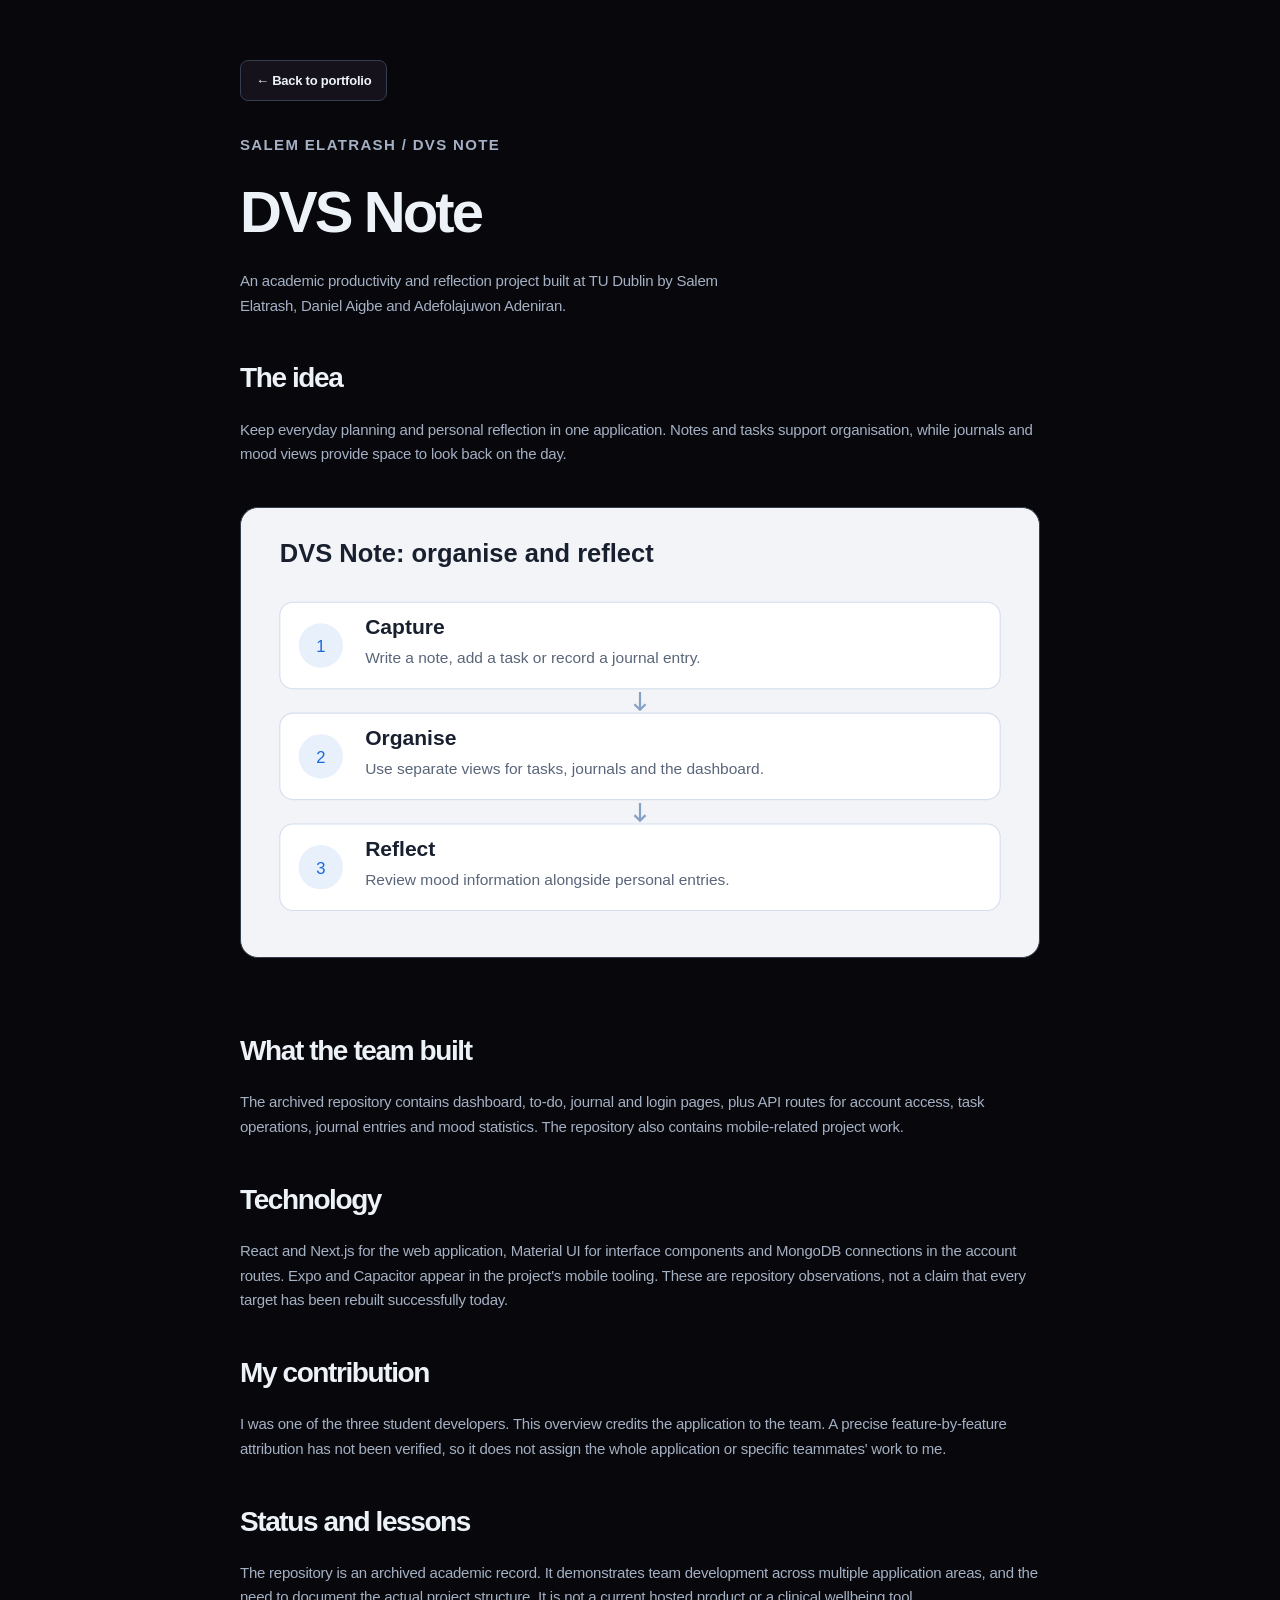
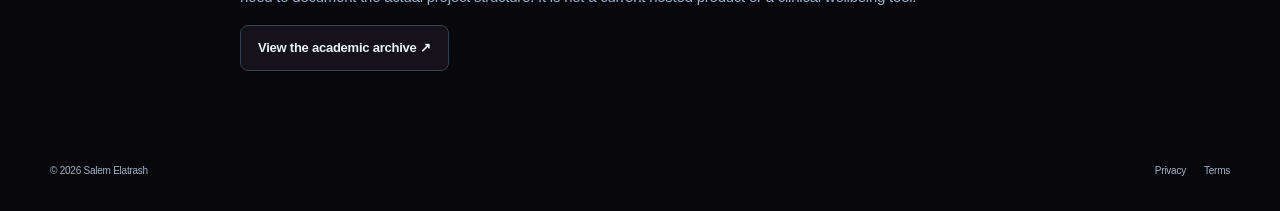
<file: case-studies/dvs-note.html>
<!doctype html>
<html lang="en-GB">
  <head>
    <meta charset="utf-8" />
    <meta name="viewport" content="width=device-width, initial-scale=1" />
    <meta
      http-equiv="Content-Security-Policy"
      content="default-src 'self'; img-src 'self'; style-src 'self'; script-src 'self'; object-src 'none'; base-uri 'self'; form-action 'none'"
    />
    <title>DVS Note | Salem Elatrash</title>
    <meta
      name="description"
      content="A TU Dublin team project combining notes, tasks, journaling and mood tracking."
    />
    <link
      rel="canonical"
      href="https://slooma951.github.io/portfolio/case-studies/dvs-note.html"
    />
    <meta property="og:title" content="DVS Note" />
    <meta
      property="og:description"
      content="A TU Dublin team project combining notes, tasks, journaling and mood tracking."
    />
    <meta
      property="og:image"
      content="https://slooma951.github.io/portfolio/assets/social.png"
    />
    <meta
      property="og:url"
      content="https://slooma951.github.io/portfolio/case-studies/dvs-note.html"
    />
    <link rel="icon" href="../favicon.svg" />
    <link rel="stylesheet" href="../css/home.css" />
    <script src="../js/theme.js"></script>
  </head>
  <body>
    <main class="reading">
      <a class="back" href="../index.html#work">← Back to portfolio</a>
      <p class="eyebrow">Salem Elatrash / DVS Note</p>
      <h1>DVS Note</h1>
      <p class="intro">
        An academic productivity and reflection project built at TU Dublin by
        Salem Elatrash, Daniel Aigbe and Adefolajuwon Adeniran.
      </p>
      <h2>The idea</h2>
      <p>
        Keep everyday planning and personal reflection in one application. Notes
        and tasks support organisation, while journals and mood views provide
        space to look back on the day.
      </p>
      <img
        class="diagram"
        src="../assets/dvs-flow.svg"
        alt="Capture notes, tasks and journals; organise them in separate views; reflect using mood information."
      />
      <h2>What the team built</h2>
      <p>
        The archived repository contains dashboard, to-do, journal and login
        pages, plus API routes for account access, task operations, journal
        entries and mood statistics. The repository also contains mobile-related
        project work.
      </p>
      <h2>Technology</h2>
      <p>
        React and Next.js for the web application, Material UI for interface
        components and MongoDB connections in the account routes. Expo and
        Capacitor appear in the project's mobile tooling. These are repository
        observations, not a claim that every target has been rebuilt
        successfully today.
      </p>
      <h2>My contribution</h2>
      <p>
        I was one of the three student developers. This overview credits the
        application to the team. A precise feature-by-feature attribution has
        not been verified, so it does not assign the whole application or
        specific teammates' work to me.
      </p>
      <h2>Status and lessons</h2>
      <p>
        The repository is an archived academic record. It demonstrates team
        development across multiple application areas, and the need to document
        the actual project structure. It is not a current hosted product or a
        clinical wellbeing tool.
      </p>
      <a class="button" href="https://github.com/Slooma951/Major-Group-Project"
        >View the academic archive ↗</a
      >
    </main>
    <footer class="wrap footer">
      <span>© 2026 Salem Elatrash</span>
      <div>
        <a href="../privacy.html">Privacy</a><a href="../terms.html">Terms</a>
      </div>
    </footer>
  </body>
</html>
</file>
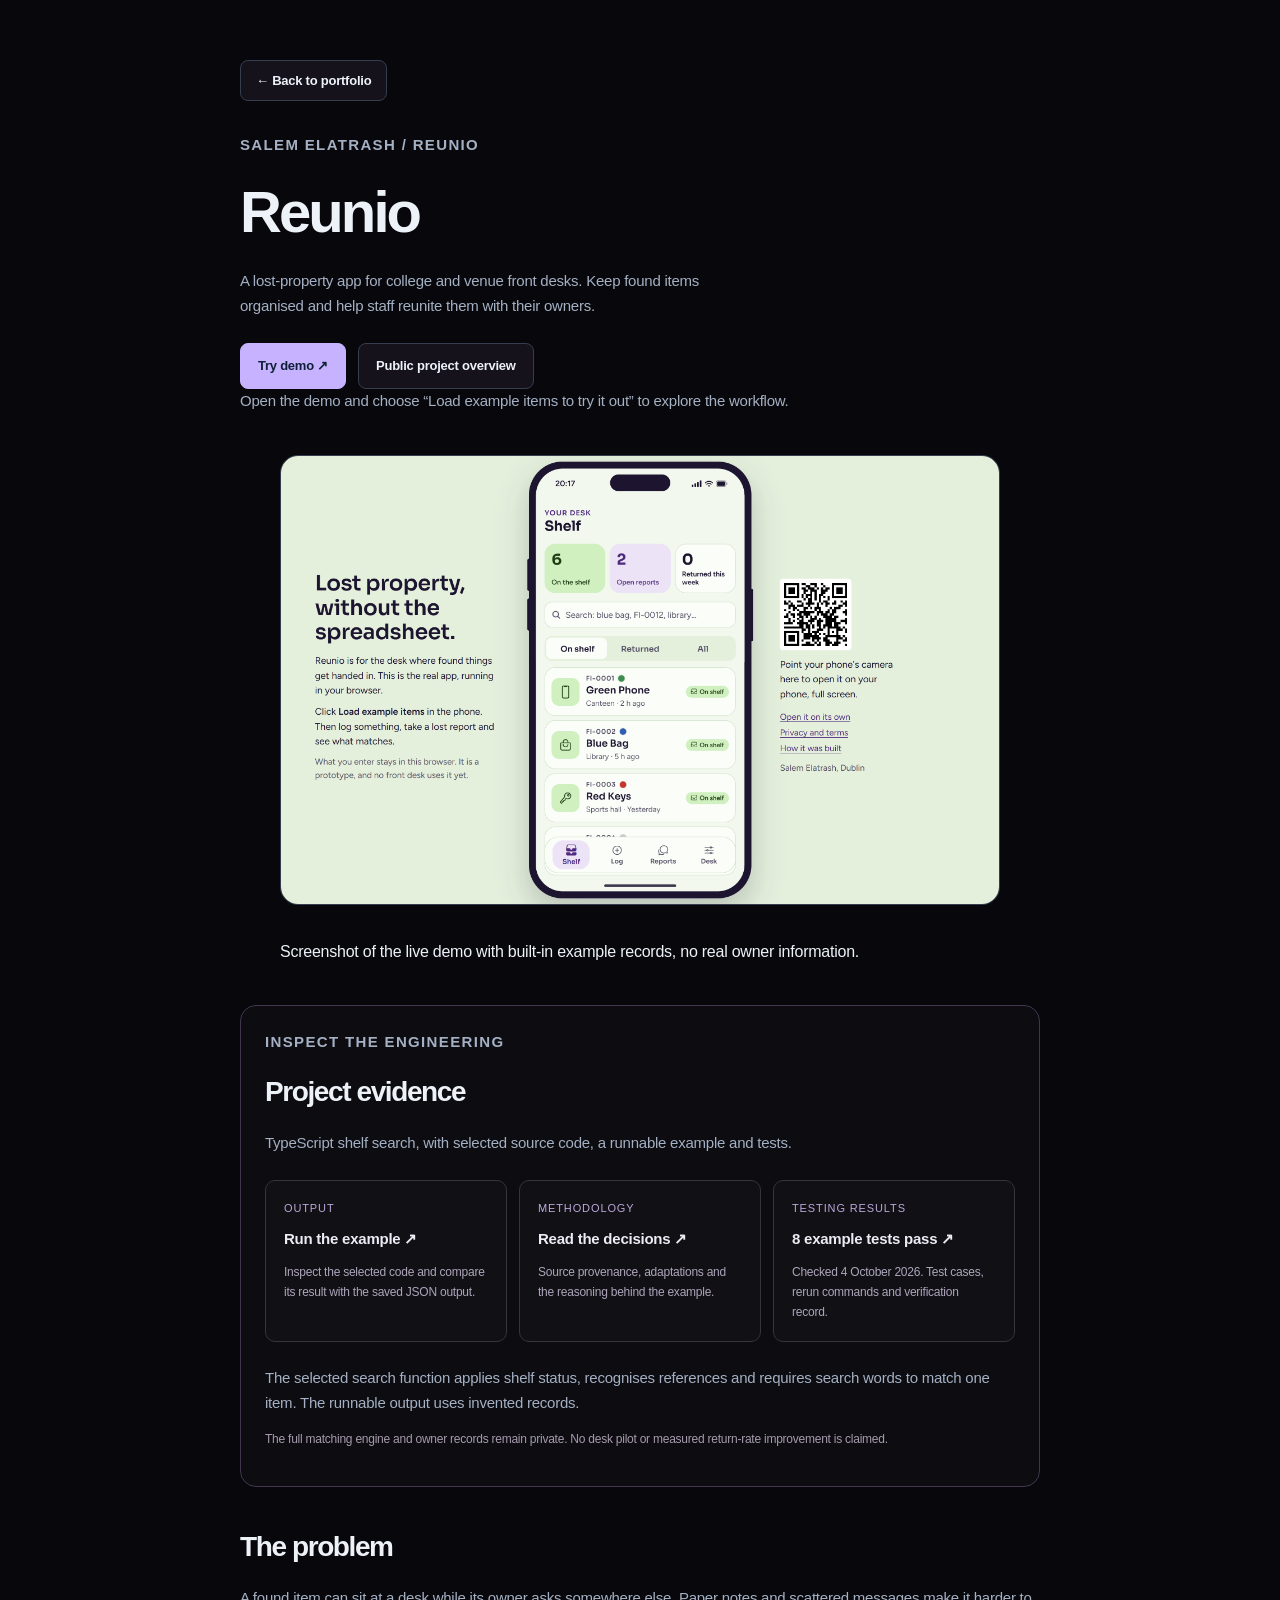
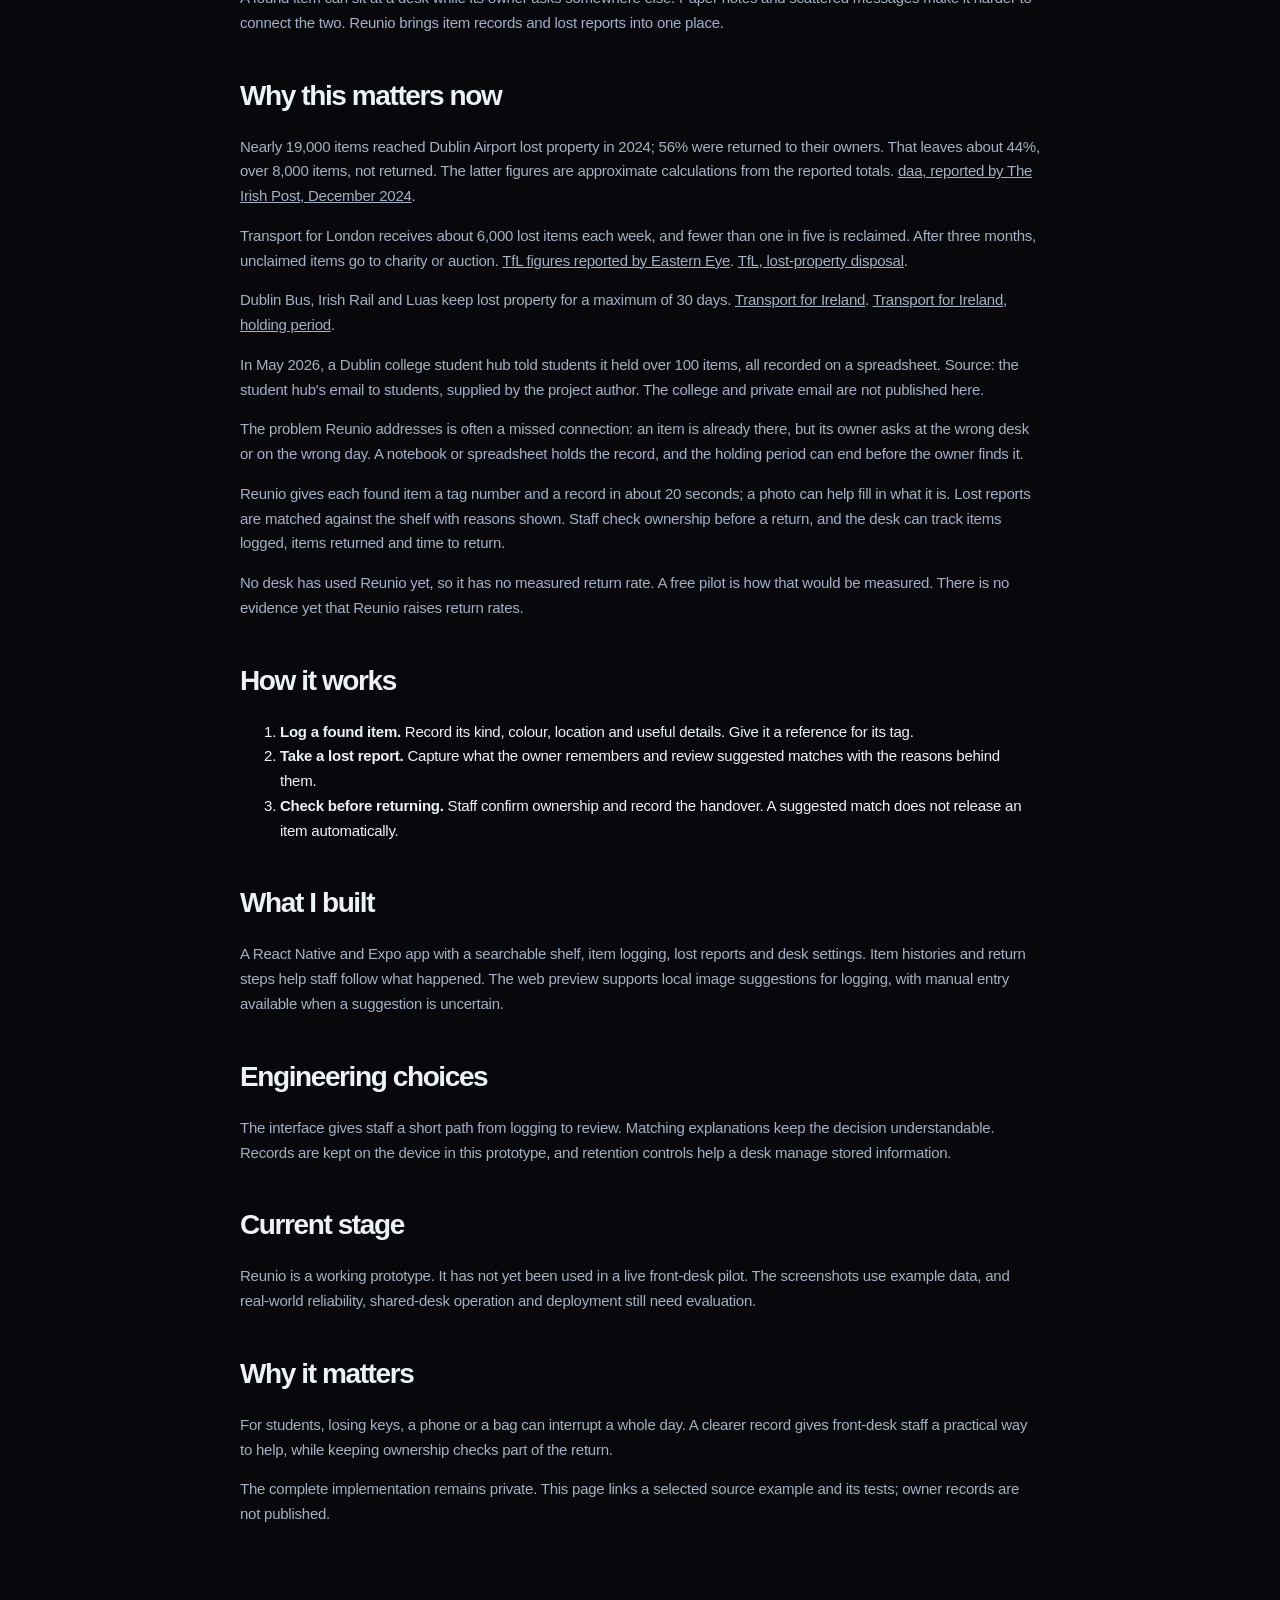
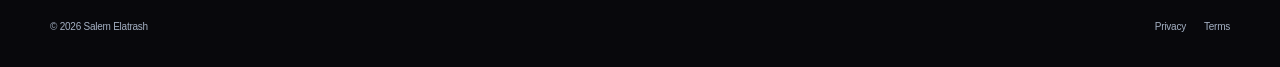
<file: case-studies/reunio.html>
<!doctype html>
<html lang="en-GB">
  <head>
    <meta charset="utf-8" />
    <meta name="viewport" content="width=device-width, initial-scale=1" />
    <meta
      http-equiv="Content-Security-Policy"
      content="default-src 'self'; img-src 'self'; style-src 'self'; script-src 'self'; object-src 'none'; base-uri 'self'; form-action 'none'"
    />
    <title>Reunio | Salem Elatrash</title>
    <meta
      name="description"
      content="A lost-property app for front desks, from logging to checked returns."
    />
    <link
      rel="canonical"
      href="https://slooma951.github.io/portfolio/case-studies/reunio.html"
    />
    <meta property="og:title" content="Reunio" />
    <meta
      property="og:description"
      content="A lost-property app for front desks, from logging to checked returns."
    />
    <meta
      property="og:image"
      content="https://slooma951.github.io/portfolio/assets/social.png"
    />
    <meta
      property="og:url"
      content="https://slooma951.github.io/portfolio/case-studies/reunio.html"
    />
    <link rel="icon" href="../favicon.svg" />
    <link rel="stylesheet" href="../css/home.css" />
    <script src="../js/theme.js"></script>
  </head>
  <body>
    <main class="reading">
      <a class="back" href="../index.html#work">← Back to portfolio</a>
      <p class="eyebrow">Salem Elatrash / Reunio</p>
      <h1>Reunio</h1>
      <p class="intro">
        A lost-property app for college and venue front desks. Keep found items
        organised and help staff reunite them with their owners.
      </p>
      <div class="actions">
        <a
          class="button primary"
          href="https://slooma951.github.io/reunio-demo/"
          >Try demo ↗</a
        >
        <a
          class="button"
          href="https://github.com/Slooma951/Reunio"
          >Public project overview</a
        >
      </div>
      <p>
        Open the demo and choose “Load example items to try it out” to explore
        the workflow.
      </p>
      <figure>
        <img
          class="diagram"
          src="../assets/reunio-preview.png"
          alt="Reunio demo: the app in a phone frame, showing a shelf of sample lost-property items"
        />
        <figcaption>
          Screenshot of the live demo with built-in example records, no real
          owner information.
        </figcaption>
      </figure>
      <section id="project-evidence" class="project-evidence">
        <p class="eyebrow">Inspect the engineering</p>
        <h2>Project evidence</h2>
        <p>
          TypeScript shelf search, with selected source code, a runnable example
          and tests.
        </p>
        <div class="evidence-grid">
          <a
            href="https://github.com/Slooma951/Reunio/tree/main/examples"
            ><span class="evidence-label">Output</span
            ><strong>Run the example ↗</strong
            ><span
              >Inspect the selected code and compare its result with the saved
              JSON output.</span
            ></a
          >
          <a
            href="https://github.com/Slooma951/Reunio/tree/main/evidence#methodology"
            ><span class="evidence-label">Methodology</span
            ><strong>Read the decisions ↗</strong
            ><span
              >Source provenance, adaptations and the reasoning behind the
              example.</span
            ></a
          >
          <a
            href="https://github.com/Slooma951/Reunio/tree/main/evidence#testing-results"
            ><span class="evidence-label">Testing results</span
            ><strong>8 example tests pass ↗</strong
            ><span
              >Checked 4 October 2026. Test cases, rerun commands and
              verification record.</span
            ></a
          >
        </div>
        <p>
          The selected search function applies shelf status, recognises
          references and requires search words to match one item. The runnable
          output uses invented records.
        </p>
        <p class="evidence-limit">
          The full matching engine and owner records remain private. No desk
          pilot or measured return-rate improvement is claimed.
        </p>
      </section>
      <h2>The problem</h2>
      <p>
        A found item can sit at a desk while its owner asks somewhere else.
        Paper notes and scattered messages make it harder to connect the two.
        Reunio brings item records and lost reports into one place.
      </p>
      <section id="why-this-matters-now">
        <h2>Why this matters now</h2>
        <p>
          Nearly 19,000 items reached Dublin Airport lost property in 2024; 56%
          were returned to their owners. That leaves about 44%, over 8,000
          items, not returned. The latter figures are approximate calculations
          from the reported totals.
          <a
            href="https://www.irishpost.com/news/hundreds-of-wedding-and-engagement-rings-found-in-airports-lost-property-283322"
            >daa, reported by The Irish Post, December 2024</a
          >.
        </p>
        <p>
          Transport for London receives about 6,000 lost items each week, and
          fewer than one in five is reclaimed. After three months, unclaimed
          items go to charity or auction.
          <a
            href="https://www.easterneye.biz/transport-for-london-lost-property/"
            >TfL figures reported by Eastern Eye</a
          >.
          <a
            href="https://tfl.gov.uk/corporate/transparency/freedom-of-information/foi-request-detail?referenceId=FOI-2488-2425"
            >TfL, lost-property disposal</a
          >.
        </p>
        <p>
          Dublin Bus, Irish Rail and Luas keep lost property for a maximum of 30
          days.
          <a href="https://www.transportforireland.ie/support/lost-property/"
            >Transport for Ireland</a
          >.
          <a
            href="https://www.transportforireland.ie/support/lost-property-information/"
            >Transport for Ireland, holding period</a
          >.
        </p>
        <p>
          In May 2026, a Dublin college student hub told students it held over
          100 items, all recorded on a spreadsheet. Source: the student
          hub&#x27;s email to students, supplied by the project author. The
          college and private email are not published here.
        </p>
        <p>
          The problem Reunio addresses is often a missed connection: an item is
          already there, but its owner asks at the wrong desk or on the wrong
          day. A notebook or spreadsheet holds the record, and the holding
          period can end before the owner finds it.
        </p>
        <p>
          Reunio gives each found item a tag number and a record in about 20
          seconds; a photo can help fill in what it is. Lost reports are matched
          against the shelf with reasons shown. Staff check ownership before a
          return, and the desk can track items logged, items returned and time
          to return.
        </p>
        <p>
          No desk has used Reunio yet, so it has no measured return rate. A free
          pilot is how that would be measured. There is no evidence yet that
          Reunio raises return rates.
        </p>
      </section>
      <h2>How it works</h2>
      <ol>
        <li>
          <strong>Log a found item.</strong> Record its kind, colour, location
          and useful details. Give it a reference for its tag.
        </li>
        <li>
          <strong>Take a lost report.</strong> Capture what the owner remembers
          and review suggested matches with the reasons behind them.
        </li>
        <li>
          <strong>Check before returning.</strong> Staff confirm ownership and
          record the handover. A suggested match does not release an item
          automatically.
        </li>
      </ol>
      <h2>What I built</h2>
      <p>
        A React Native and Expo app with a searchable shelf, item logging, lost
        reports and desk settings. Item histories and return steps help staff
        follow what happened. The web preview supports local image suggestions
        for logging, with manual entry available when a suggestion is uncertain.
      </p>
      <h2>Engineering choices</h2>
      <p>
        The interface gives staff a short path from logging to review. Matching
        explanations keep the decision understandable. Records are kept on the
        device in this prototype, and retention controls help a desk manage
        stored information.
      </p>
      <h2>Current stage</h2>
      <p>
        Reunio is a working prototype. It has not yet been used in a live
        front-desk pilot. The screenshots use example data, and real-world
        reliability, shared-desk operation and deployment still need evaluation.
      </p>
      <h2>Why it matters</h2>
      <p>
        For students, losing keys, a phone or a bag can interrupt a whole day. A
        clearer record gives front-desk staff a practical way to help, while
        keeping ownership checks part of the return.
      </p>
      <p>
        The complete implementation remains private. This page links a selected
        source example and its tests; owner records are not published.
      </p>
    </main>
    <footer class="wrap footer">
      <span>© 2026 Salem Elatrash</span>
      <div>
        <a href="../privacy.html">Privacy</a><a href="../terms.html">Terms</a>
      </div>
    </footer>
  </body>
</html>
</file>
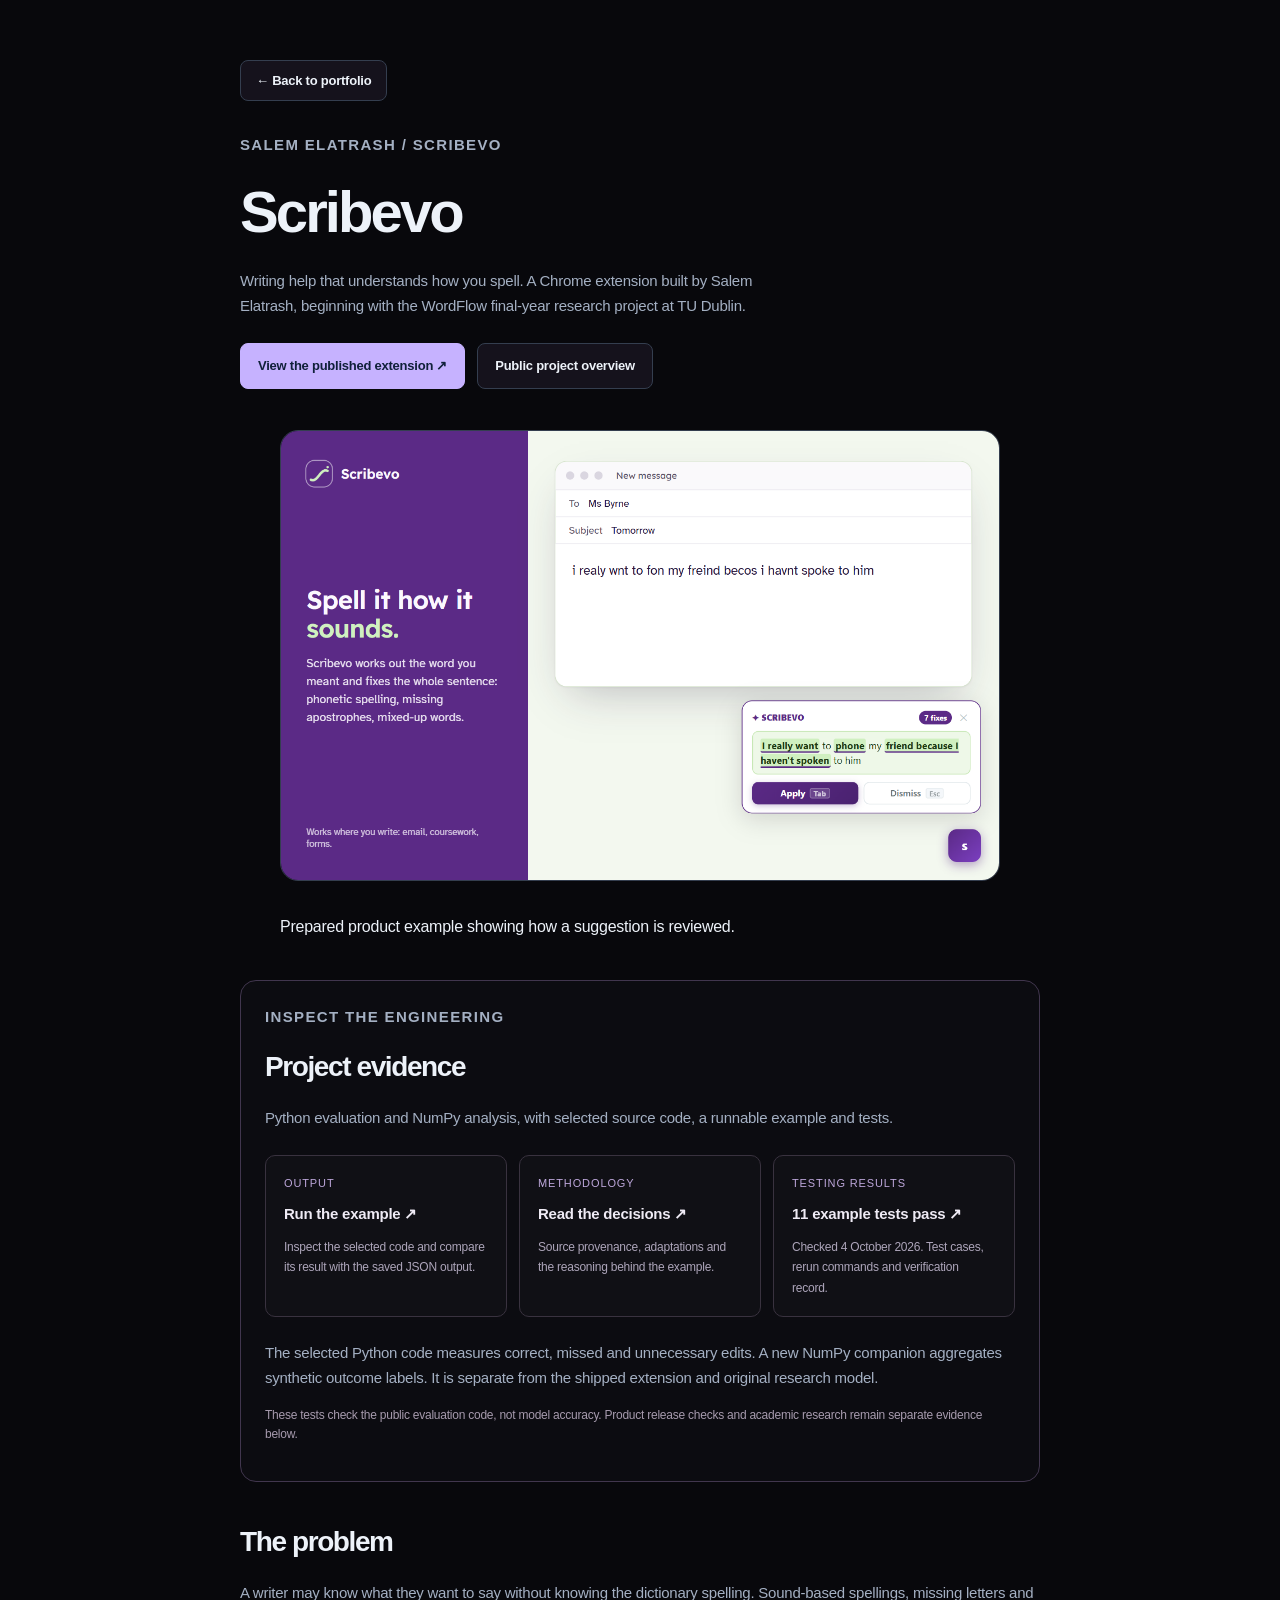
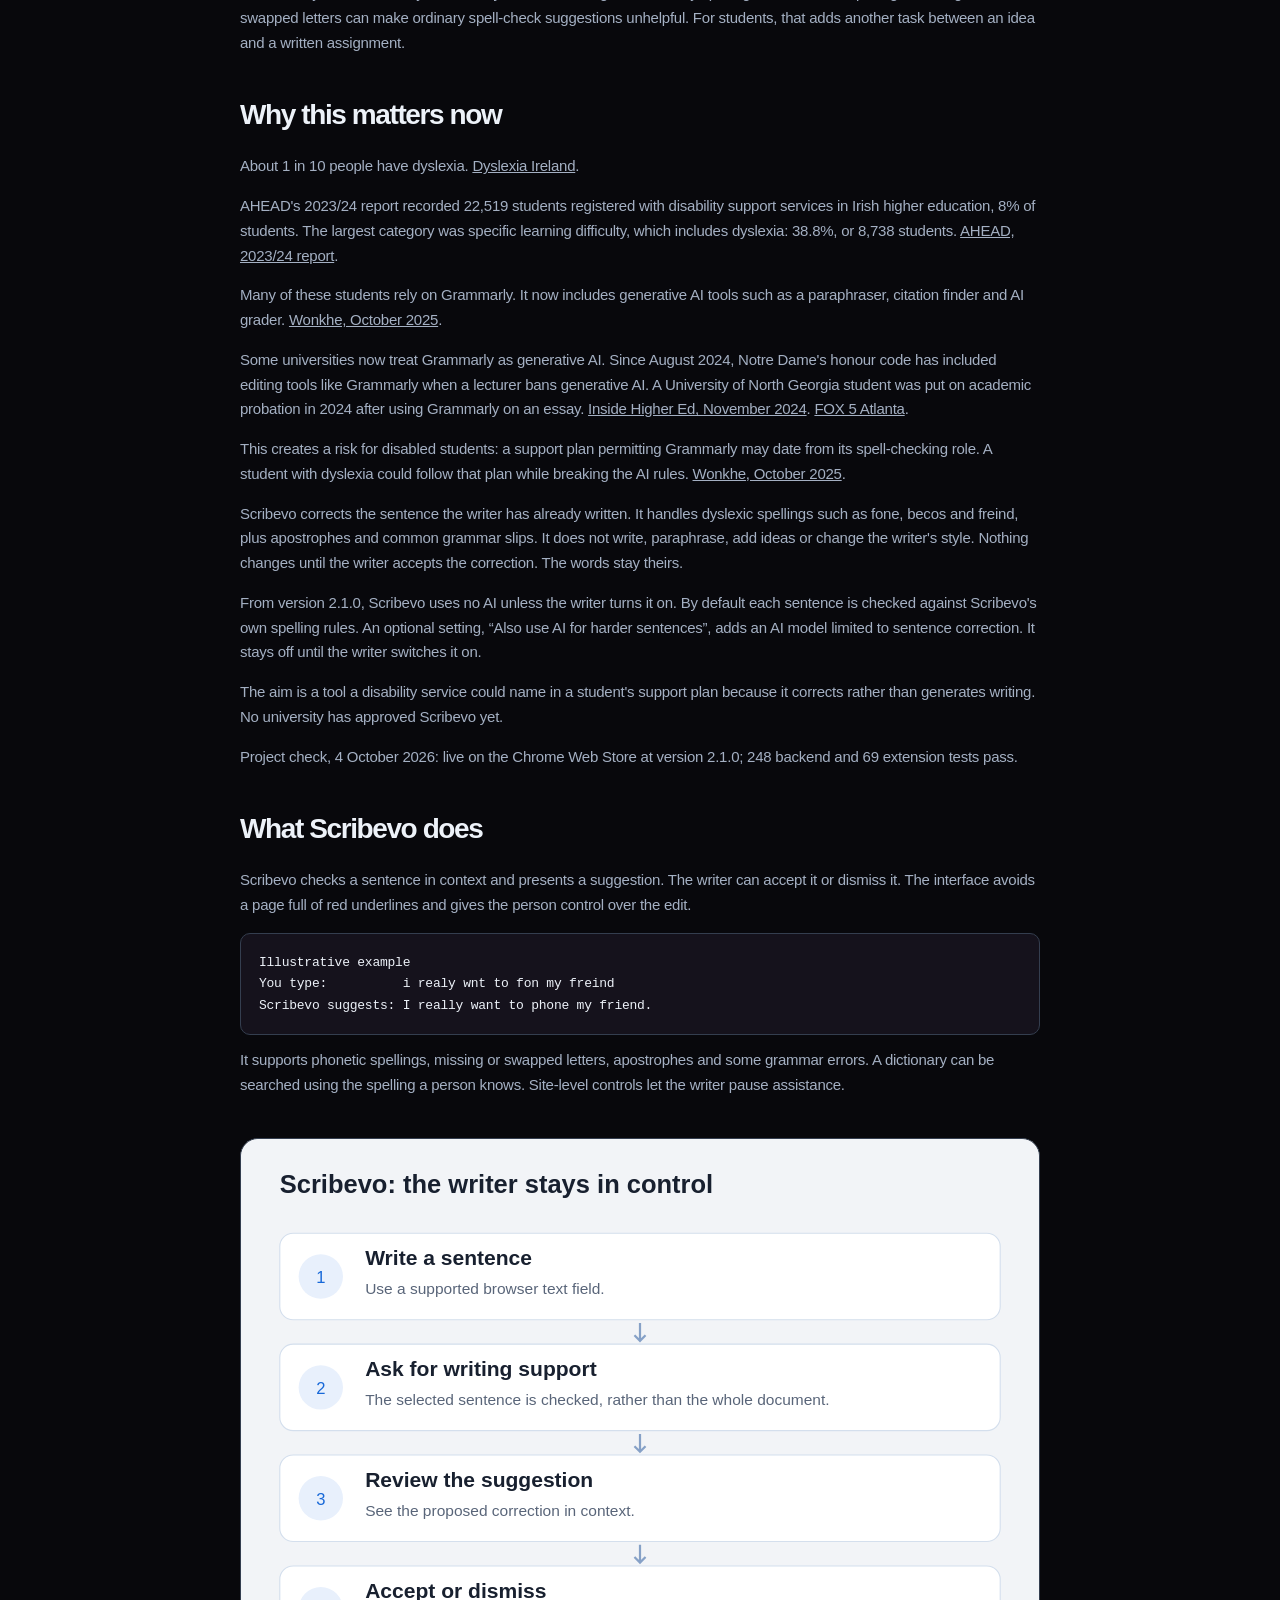
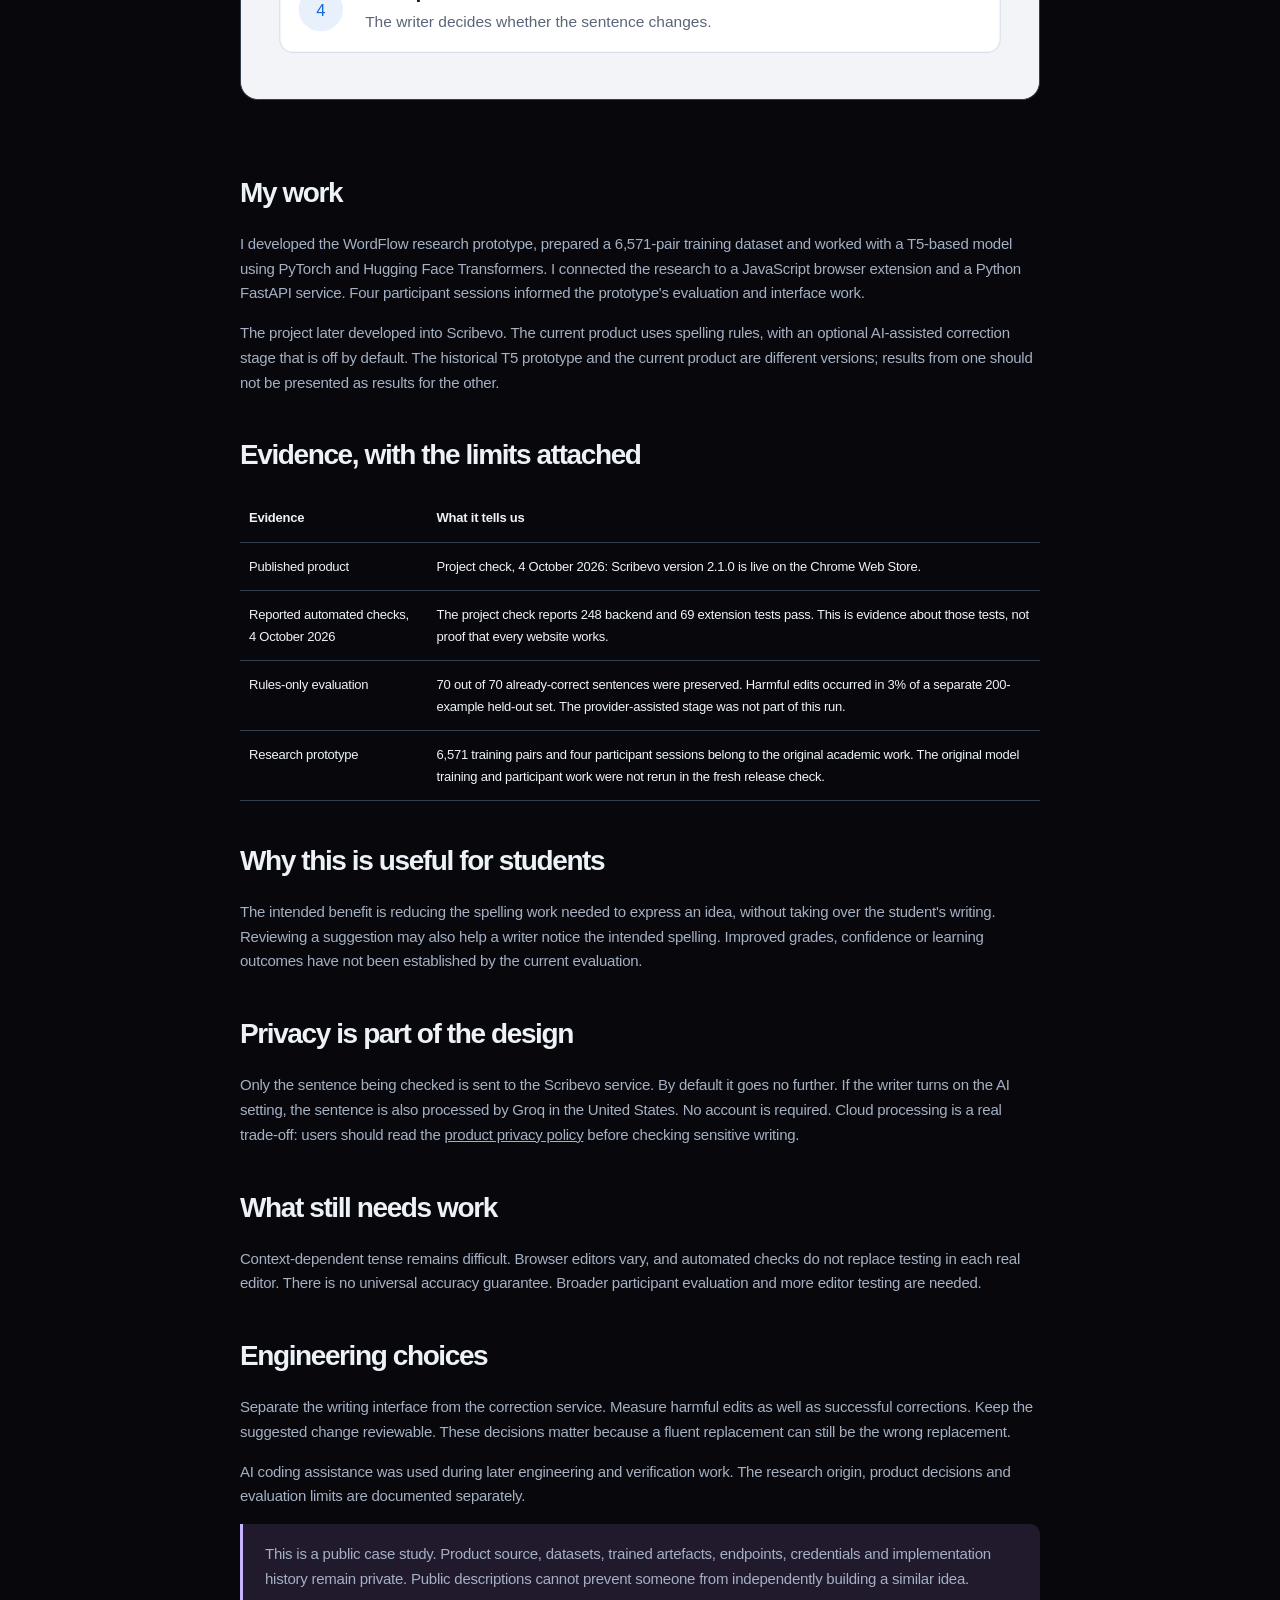
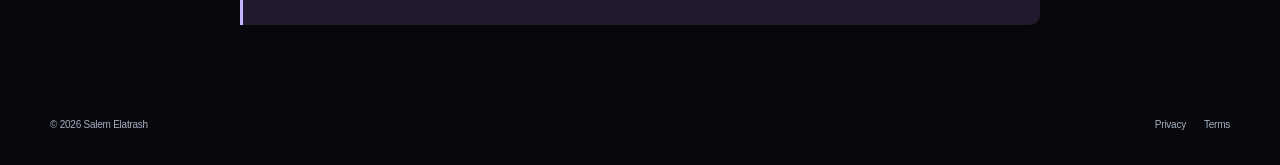
<file: case-studies/scribevo.html>
<!doctype html>
<html lang="en-GB">
  <head>
    <meta charset="utf-8" />
    <meta name="viewport" content="width=device-width, initial-scale=1" />
    <meta
      http-equiv="Content-Security-Policy"
      content="default-src 'self'; img-src 'self'; style-src 'self'; script-src 'self'; object-src 'none'; base-uri 'self'; form-action 'none'"
    />
    <title>Scribevo | Salem Elatrash</title>
    <meta
      name="description"
      content="Writing support for dyslexic students, from a TU Dublin research project to a published Chrome extension."
    />
    <link
      rel="canonical"
      href="https://slooma951.github.io/portfolio/case-studies/scribevo.html"
    />
    <meta property="og:title" content="Scribevo" />
    <meta
      property="og:description"
      content="Writing support for dyslexic students, from a TU Dublin research project to a published Chrome extension."
    />
    <meta
      property="og:image"
      content="https://slooma951.github.io/portfolio/assets/social.png"
    />
    <meta
      property="og:url"
      content="https://slooma951.github.io/portfolio/case-studies/scribevo.html"
    />
    <link rel="icon" href="../favicon.svg" />
    <link rel="stylesheet" href="../css/home.css" />
    <script src="../js/theme.js"></script>
  </head>
  <body>
    <main class="reading">
      <a class="back" href="../index.html#work">← Back to portfolio</a>
      <p class="eyebrow">Salem Elatrash / Scribevo</p>
      <h1>Scribevo</h1>
      <p class="intro">
        Writing help that understands how you spell. A Chrome extension built by
        Salem Elatrash, beginning with the WordFlow final-year research project
        at TU Dublin.
      </p>
      <div class="actions">
        <a
          class="button primary"
          href="https://chromewebstore.google.com/detail/pfpakhloamdgoiokaljdfhpgkbanccci"
          >View the published extension ↗</a
        ><a class="button" href="https://github.com/Slooma951/Scribevo"
          >Public project overview</a
        >
      </div>
      <figure>
        <img
          class="diagram"
          src="../assets/scribevo-preview.png"
          alt="Prepared Scribevo product example with a reviewable correction"
        />
        <figcaption>
          Prepared product example showing how a suggestion is reviewed.
        </figcaption>
      </figure>
      <section id="project-evidence" class="project-evidence">
        <p class="eyebrow">Inspect the engineering</p>
        <h2>Project evidence</h2>
        <p>
          Python evaluation and NumPy analysis, with selected source code, a
          runnable example and tests.
        </p>
        <div class="evidence-grid">
          <a
            href="https://github.com/Slooma951/Scribevo/tree/main/examples"
            ><span class="evidence-label">Output</span
            ><strong>Run the example ↗</strong
            ><span
              >Inspect the selected code and compare its result with the saved
              JSON output.</span
            ></a
          >
          <a
            href="https://github.com/Slooma951/Scribevo/tree/main/evidence#methodology"
            ><span class="evidence-label">Methodology</span
            ><strong>Read the decisions ↗</strong
            ><span
              >Source provenance, adaptations and the reasoning behind the
              example.</span
            ></a
          >
          <a
            href="https://github.com/Slooma951/Scribevo/tree/main/evidence#testing-results"
            ><span class="evidence-label">Testing results</span
            ><strong>11 example tests pass ↗</strong
            ><span
              >Checked 4 October 2026. Test cases, rerun commands and
              verification record.</span
            ></a
          >
        </div>
        <p>
          The selected Python code measures correct, missed and unnecessary
          edits. A new NumPy companion aggregates synthetic outcome labels. It
          is separate from the shipped extension and original research model.
        </p>
        <p class="evidence-limit">
          These tests check the public evaluation code, not model accuracy.
          Product release checks and academic research remain separate evidence
          below.
        </p>
      </section>
      <h2>The problem</h2>
      <p>
        A writer may know what they want to say without knowing the dictionary
        spelling. Sound-based spellings, missing letters and swapped letters can
        make ordinary spell-check suggestions unhelpful. For students, that adds
        another task between an idea and a written assignment.
      </p>
      <section id="why-this-matters-now">
        <h2>Why this matters now</h2>
        <p>
          About 1 in 10 people have dyslexia.
          <a
            href="https://dyslexia.ie/info-hub/about-dyslexia/what-is-dyslexia/"
            >Dyslexia Ireland</a
          >.
        </p>
        <p>
          AHEAD&#x27;s 2023/24 report recorded 22,519 students registered with
          disability support services in Irish higher education, 8% of students.
          The largest category was specific learning difficulty, which includes
          dyslexia: 38.8%, or 8,738 students.
          <a
            href="https://www.ahead.ie/userfiles/files/shop/free/AHEAD%20Participation%20Rates%2023-24_digital.pdf"
            >AHEAD, 2023/24 report</a
          >.
        </p>
        <p>
          Many of these students rely on Grammarly. It now includes generative
          AI tools such as a paraphraser, citation finder and AI grader.
          <a
            href="https://wonkhe.com/wonk-corner/some-reasonable-adjustments-may-have-just-become-academic-misconduct/"
            >Wonkhe, October 2025</a
          >.
        </p>
        <p>
          Some universities now treat Grammarly as generative AI. Since August
          2024, Notre Dame&#x27;s honour code has included editing tools like
          Grammarly when a lecturer bans generative AI. A University of North
          Georgia student was put on academic probation in 2024 after using
          Grammarly on an essay.
          <a
            href="https://www.insidehighered.com/news/tech-innovation/artificial-intelligence/2024/11/26/grammarly-ai-notre-dame-says-yes"
            >Inside Higher Ed, November 2024</a
          >.
          <a
            href="https://www.fox5atlanta.com/news/grammarly-georgia-college-student-academic-probation-plagiarism-allegations"
            >FOX 5 Atlanta</a
          >.
        </p>
        <p>
          This creates a risk for disabled students: a support plan permitting
          Grammarly may date from its spell-checking role. A student with
          dyslexia could follow that plan while breaking the AI rules.
          <a
            href="https://wonkhe.com/wonk-corner/some-reasonable-adjustments-may-have-just-become-academic-misconduct/"
            >Wonkhe, October 2025</a
          >.
        </p>
        <p>
          Scribevo corrects the sentence the writer has already written. It
          handles dyslexic spellings such as fone, becos and freind, plus
          apostrophes and common grammar slips. It does not write, paraphrase,
          add ideas or change the writer&#x27;s style. Nothing changes until the
          writer accepts the correction. The words stay theirs.
        </p>
        <p>
          From version 2.1.0, Scribevo uses no AI unless the writer turns it
          on. By default each sentence is checked against Scribevo&#x27;s own
          spelling rules. An optional setting, “Also use AI for harder
          sentences”, adds an AI model limited to sentence correction. It stays
          off until the writer switches it on.
        </p>
        <p>
          The aim is a tool a disability service could name in a student&#x27;s
          support plan because it corrects rather than generates writing. No
          university has approved Scribevo yet.
        </p>
        <p>
          Project check, 4 October 2026: live on the Chrome Web Store at version
          2.1.0; 248 backend and 69 extension tests pass.
        </p>
      </section>
      <h2>What Scribevo does</h2>
      <p>
        Scribevo checks a sentence in context and presents a suggestion. The
        writer can accept it or dismiss it. The interface avoids a page full of
        red underlines and gives the person control over the edit.
      </p>
      <pre>
Illustrative example
You type:          i realy wnt to fon my freind
Scribevo suggests: I really want to phone my friend.</pre>
      <p>
        It supports phonetic spellings, missing or swapped letters, apostrophes
        and some grammar errors. A dictionary can be searched using the spelling
        a person knows. Site-level controls let the writer pause assistance.
      </p>
      <img
        class="diagram"
        src="../assets/scribevo-flow.svg"
        alt="Four steps: write a sentence, ask for support, review the suggestion, then accept or dismiss it."
      />
      <h2>My work</h2>
      <p>
        I developed the WordFlow research prototype, prepared a 6,571-pair
        training dataset and worked with a T5-based model using PyTorch and
        Hugging Face Transformers. I connected the research to a JavaScript
        browser extension and a Python FastAPI service. Four participant
        sessions informed the prototype's evaluation and interface work.
      </p>
      <p>
        The project later developed into Scribevo. The current product uses
        spelling rules, with an optional AI-assisted correction stage that is
        off by default. The historical T5 prototype
        and the current product are different versions; results from one should
        not be presented as results for the other.
      </p>
      <h2>Evidence, with the limits attached</h2>
      <table>
        <thead>
          <tr>
            <th scope="col">Evidence</th>
            <th scope="col">What it tells us</th>
          </tr>
        </thead>
        <tbody>
          <tr>
            <td>Published product</td>
            <td>
              Project check, 4 October 2026: Scribevo version 2.1.0 is live on
              the Chrome Web Store.
            </td>
          </tr>
          <tr>
            <td>Reported automated checks, 4 October 2026</td>
            <td>
              The project check reports 248 backend and 69 extension tests pass.
              This is evidence about those tests, not proof that every website
              works.
            </td>
          </tr>
          <tr>
            <td>Rules-only evaluation</td>
            <td>
              70 out of 70 already-correct sentences were preserved. Harmful
              edits occurred in 3% of a separate 200-example held-out set. The
              provider-assisted stage was not part of this run.
            </td>
          </tr>
          <tr>
            <td>Research prototype</td>
            <td>
              6,571 training pairs and four participant sessions belong to the
              original academic work. The original model training and
              participant work were not rerun in the fresh release check.
            </td>
          </tr>
        </tbody>
      </table>
      <h2>Why this is useful for students</h2>
      <p>
        The intended benefit is reducing the spelling work needed to express an
        idea, without taking over the student's writing. Reviewing a suggestion
        may also help a writer notice the intended spelling. Improved grades,
        confidence or learning outcomes have not been established by the current
        evaluation.
      </p>
      <h2>Privacy is part of the design</h2>
      <p>
        Only the sentence being checked is sent to the Scribevo service. By
        default it goes no further. If the writer turns on the AI setting, the
        sentence is also processed by Groq in the United States. No account is
        required. Cloud processing is a real trade-off: users should read the
        <a href="../scribevo/privacy.html">product privacy policy</a> before
        checking sensitive writing.
      </p>
      <h2>What still needs work</h2>
      <p>
        Context-dependent tense remains difficult. Browser editors vary, and
        automated checks do not replace testing in each real editor. There is no
        universal accuracy guarantee. Broader participant evaluation and more
        editor testing are needed.
      </p>
      <h2>Engineering choices</h2>
      <p>
        Separate the writing interface from the correction service. Measure
        harmful edits as well as successful corrections. Keep the suggested
        change reviewable. These decisions matter because a fluent replacement
        can still be the wrong replacement.
      </p>
      <p>
        AI coding assistance was used during later engineering and verification
        work. The research origin, product decisions and evaluation limits are
        documented separately.
      </p>
      <div class="note">
        <p>
          This is a public case study. Product source, datasets, trained
          artefacts, endpoints, credentials and implementation history remain
          private. Public descriptions cannot prevent someone from independently
          building a similar idea.
        </p>
      </div>
    </main>
    <footer class="wrap footer">
      <span>© 2026 Salem Elatrash</span>
      <div>
        <a href="../privacy.html">Privacy</a><a href="../terms.html">Terms</a>
      </div>
    </footer>
  </body>
</html>
</file>
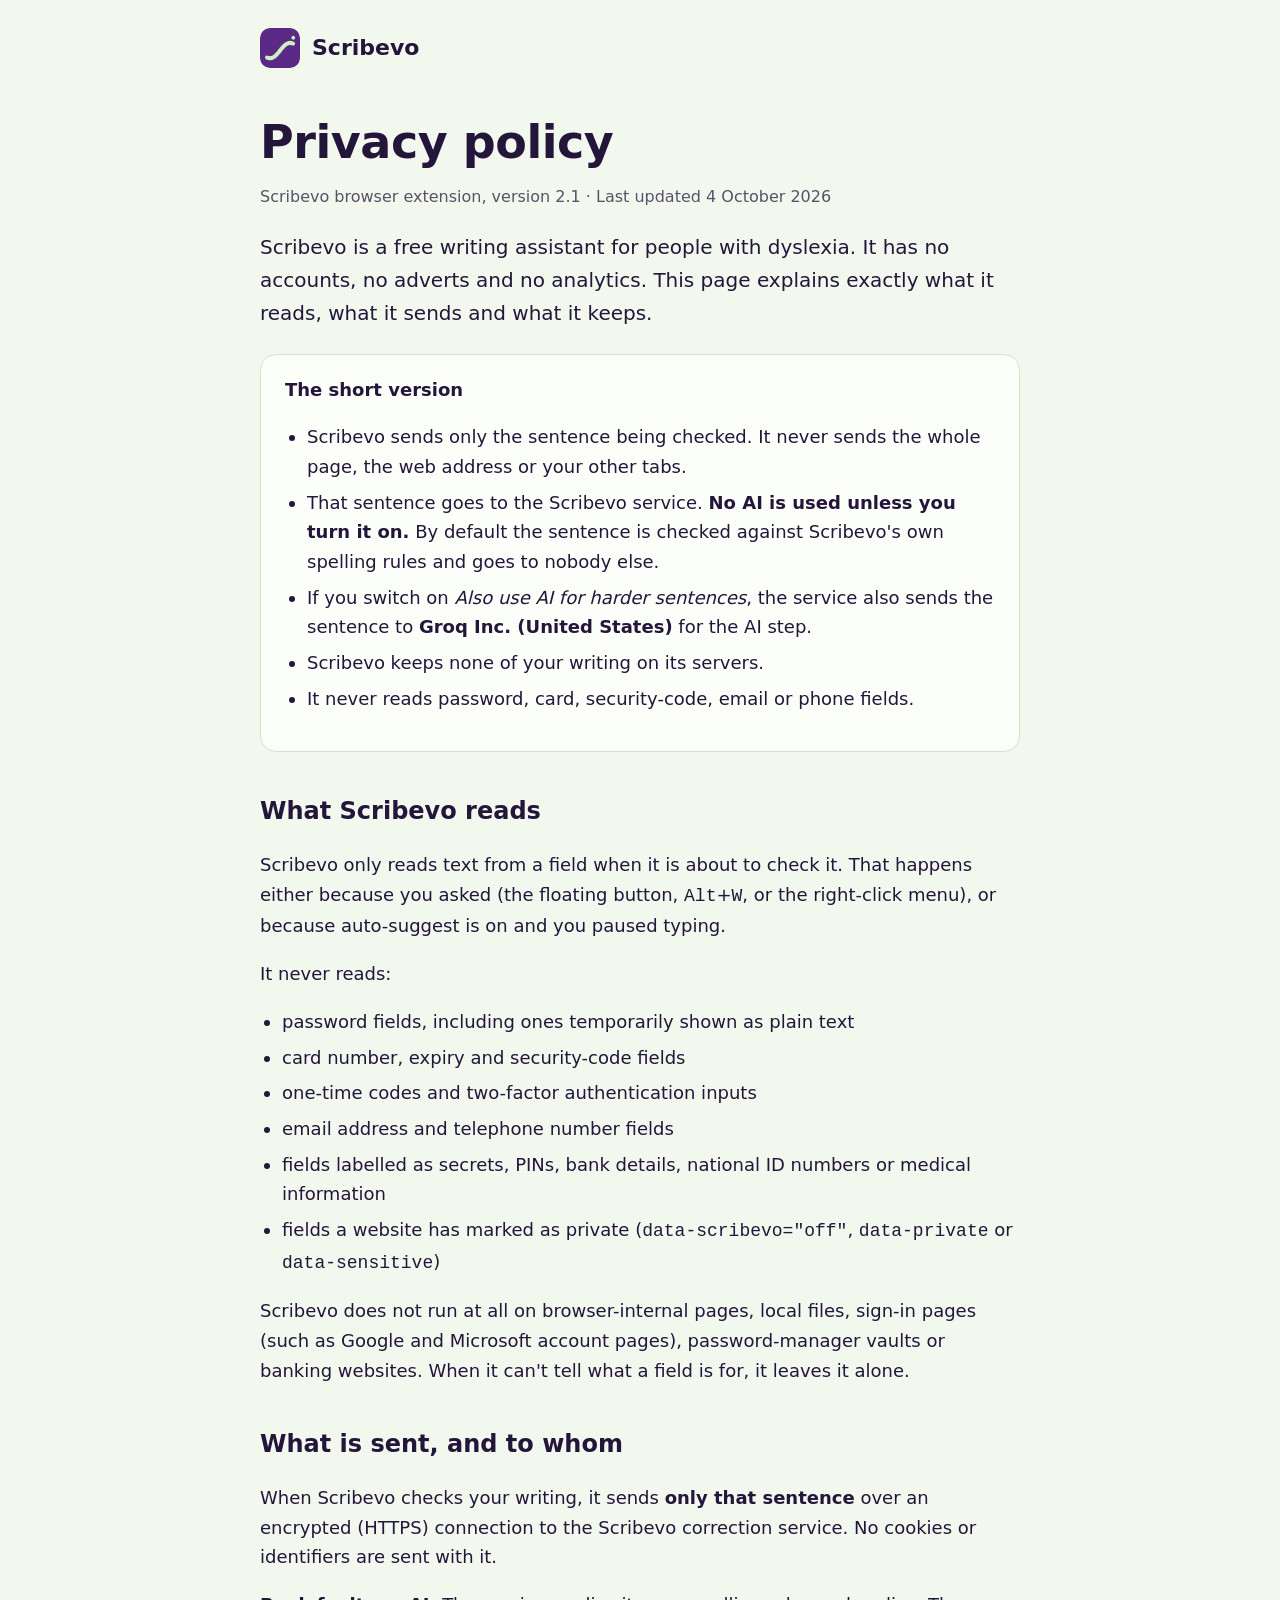
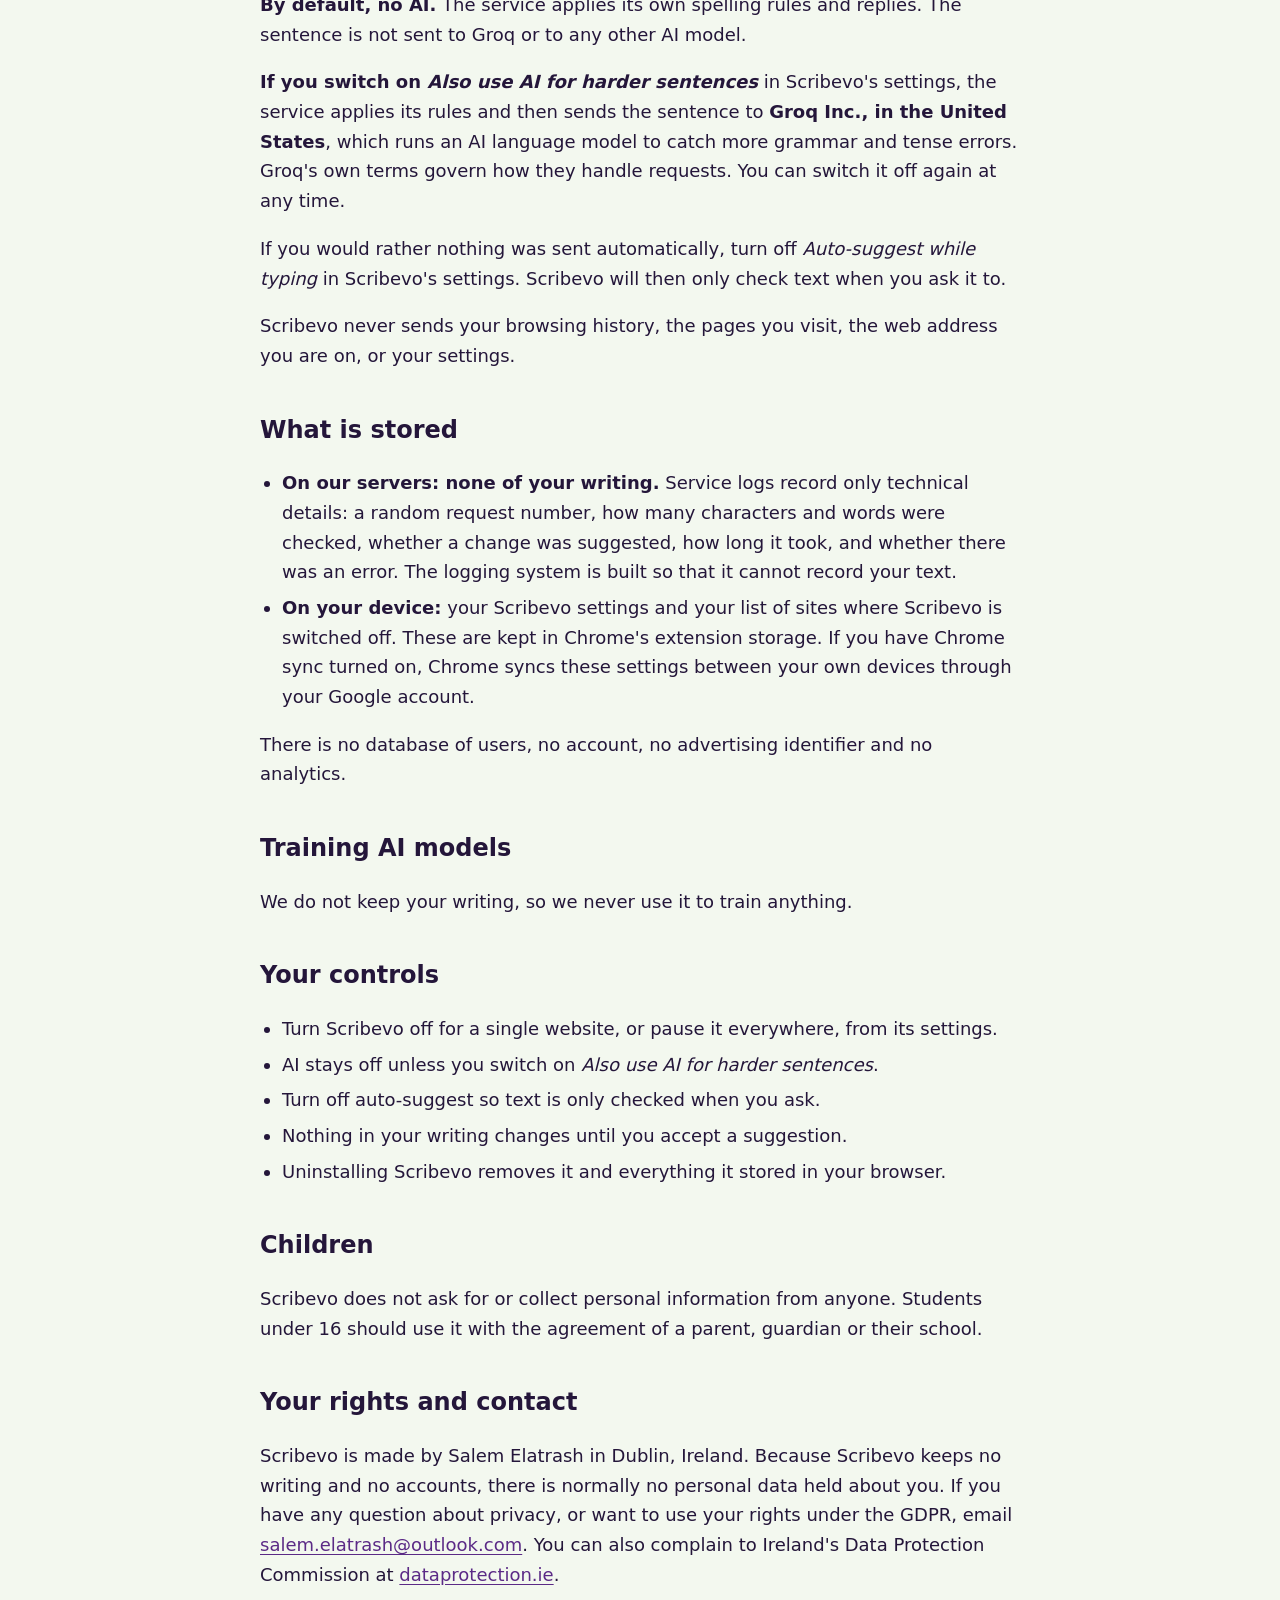
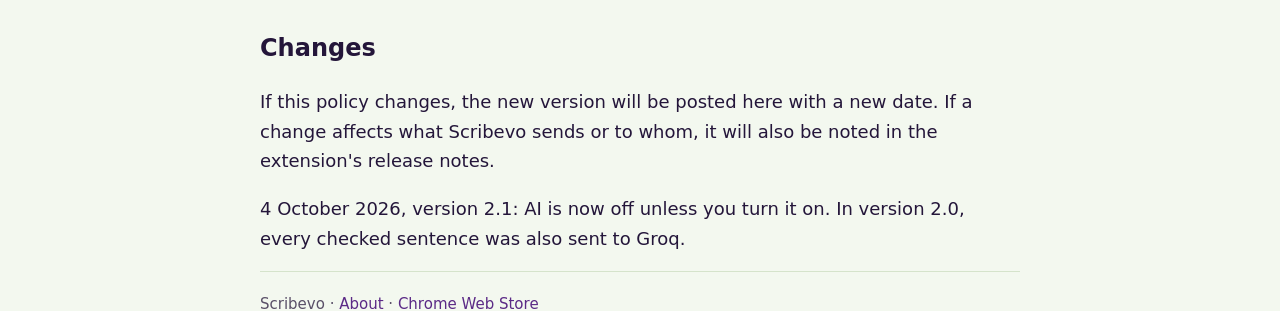
<file: scribevo/privacy.html>
<!doctype html>
<html lang="en-GB">
<head>
  <meta charset="utf-8">
  <meta name="viewport" content="width=device-width, initial-scale=1">
  <meta http-equiv="Content-Security-Policy" content="default-src 'self'; img-src 'self'; style-src 'self'; script-src 'none'; object-src 'none'; base-uri 'self'">
  <title>Privacy policy | Scribevo</title>
  <meta name="description" content="What the Scribevo browser extension reads, sends and stores.">
  <link rel="icon" href="mark.png" type="image/png">
  <link rel="stylesheet" href="scribevo.css">
</head>
<body>
  <header class="wrap"><a class="brand" href="./"><img src="mark.png" alt="">Scribevo</a></header>
  <main class="wrap">
    <h1>Privacy policy</h1>
    <p class="meta">Scribevo browser extension, version 2.1 · Last updated 4 October 2026</p>
    <p class="lead">Scribevo is a free writing assistant for people with dyslexia. It has no accounts, no adverts and no analytics. This page explains exactly what it reads, what it sends and what it keeps.</p>

    <div class="card">
      <strong>The short version</strong>
      <ul>
        <li>Scribevo sends only the sentence being checked. It never sends the whole page, the web address or your other tabs.</li>
        <li>That sentence goes to the Scribevo service. <strong>No AI is used unless you turn it on.</strong> By default the sentence is checked against Scribevo's own spelling rules and goes to nobody else.</li>
        <li>If you switch on <em>Also use AI for harder sentences</em>, the service also sends the sentence to <strong>Groq Inc. (United States)</strong> for the AI step.</li>
        <li>Scribevo keeps none of your writing on its servers.</li>
        <li>It never reads password, card, security-code, email or phone fields.</li>
      </ul>
    </div>

    <h2>What Scribevo reads</h2>
    <p>Scribevo only reads text from a field when it is about to check it. That happens either because you asked (the floating button, <kbd>Alt</kbd>+<kbd>W</kbd>, or the right-click menu), or because auto-suggest is on and you paused typing.</p>
    <p>It never reads:</p>
    <ul>
      <li>password fields, including ones temporarily shown as plain text</li>
      <li>card number, expiry and security-code fields</li>
      <li>one-time codes and two-factor authentication inputs</li>
      <li>email address and telephone number fields</li>
      <li>fields labelled as secrets, PINs, bank details, national ID numbers or medical information</li>
      <li>fields a website has marked as private (<code>data-scribevo="off"</code>, <code>data-private</code> or <code>data-sensitive</code>)</li>
    </ul>
    <p>Scribevo does not run at all on browser-internal pages, local files, sign-in pages (such as Google and Microsoft account pages), password-manager vaults or banking websites. When it can't tell what a field is for, it leaves it alone.</p>

    <h2>What is sent, and to whom</h2>
    <p>When Scribevo checks your writing, it sends <strong>only that sentence</strong> over an encrypted (HTTPS) connection to the Scribevo correction service. No cookies or identifiers are sent with it.</p>
    <p><strong>By default, no AI.</strong> The service applies its own spelling rules and replies. The sentence is not sent to Groq or to any other AI model.</p>
    <p><strong>If you switch on <em>Also use AI for harder sentences</em></strong> in Scribevo's settings, the service applies its rules and then sends the sentence to <strong>Groq Inc., in the United States</strong>, which runs an AI language model to catch more grammar and tense errors. Groq's own terms govern how they handle requests. You can switch it off again at any time.</p>
    <p>If you would rather nothing was sent automatically, turn off <em>Auto-suggest while typing</em> in Scribevo's settings. Scribevo will then only check text when you ask it to.</p>
    <p>Scribevo never sends your browsing history, the pages you visit, the web address you are on, or your settings.</p>

    <h2>What is stored</h2>
    <ul>
      <li><strong>On our servers: none of your writing.</strong> Service logs record only technical details: a random request number, how many characters and words were checked, whether a change was suggested, how long it took, and whether there was an error. The logging system is built so that it cannot record your text.</li>
      <li><strong>On your device:</strong> your Scribevo settings and your list of sites where Scribevo is switched off. These are kept in Chrome's extension storage. If you have Chrome sync turned on, Chrome syncs these settings between your own devices through your Google account.</li>
    </ul>
    <p>There is no database of users, no account, no advertising identifier and no analytics.</p>

    <h2>Training AI models</h2>
    <p>We do not keep your writing, so we never use it to train anything.</p>

    <h2>Your controls</h2>
    <ul>
      <li>Turn Scribevo off for a single website, or pause it everywhere, from its settings.</li>
      <li>AI stays off unless you switch on <em>Also use AI for harder sentences</em>.</li>
      <li>Turn off auto-suggest so text is only checked when you ask.</li>
      <li>Nothing in your writing changes until you accept a suggestion.</li>
      <li>Uninstalling Scribevo removes it and everything it stored in your browser.</li>
    </ul>

    <h2>Children</h2>
    <p>Scribevo does not ask for or collect personal information from anyone. Students under 16 should use it with the agreement of a parent, guardian or their school.</p>

    <h2>Your rights and contact</h2>
    <p>Scribevo is made by Salem Elatrash in Dublin, Ireland. Because Scribevo keeps no writing and no accounts, there is normally no personal data held about you. If you have any question about privacy, or want to use your rights under the GDPR, email <a href="mailto:salem.elatrash@outlook.com">salem.elatrash@outlook.com</a>. You can also complain to Ireland's Data Protection Commission at <a href="https://www.dataprotection.ie/">dataprotection.ie</a>.</p>

    <h2>Changes</h2>
    <p>If this policy changes, the new version will be posted here with a new date. If a change affects what Scribevo sends or to whom, it will also be noted in the extension's release notes.</p>
    <p>4 October 2026, version 2.1: AI is now off unless you turn it on. In version 2.0, every checked sentence was also sent to Groq.</p>
  </main>
  <footer class="wrap">Scribevo · <a href="./">About</a> · <a href="https://chromewebstore.google.com/detail/pfpakhloamdgoiokaljdfhpgkbanccci">Chrome Web Store</a></footer>
</body>
</html>
</file>
<file: css/main.css>
@font-face { font-family: "Lexend"; font-weight: 400; font-display: swap; src: url("../fonts/lexend-latin-400-normal.woff2") format("woff2"); }
@font-face { font-family: "Lexend"; font-weight: 600; font-display: swap; src: url("../fonts/lexend-latin-600-normal.woff2") format("woff2"); }
@font-face { font-family: "Lexend"; font-weight: 800; font-display: swap; src: url("../fonts/lexend-latin-800-normal.woff2") format("woff2"); }

:root {
  --black: #000;
  --graphite: #141417;
  --steel: #26262c;
  --chrome: #f3f3f6;
  --mist: #a3a3ae;
  --iri: linear-gradient(100deg, #f6c6ff 0%, #c0fff0 34%, #fff2c2 66%, #c6d2ff 100%);
  --radius-sm: 10px;
  --radius-lg: 22px;
  --ease: cubic-bezier(.2, .7, .1, 1);
  --wrap: 1180px;
}

* { box-sizing: border-box; }
html { scroll-behavior: smooth; scroll-padding-top: 84px; background: var(--black); }
body {
  margin: 0;
  background: var(--black);
  color: var(--chrome);
  font: 400 1.0625rem/1.65 "Lexend", system-ui, sans-serif;
  -webkit-font-smoothing: antialiased;
}
img { max-width: 100%; height: auto; display: block; }
a { color: inherit; }
h1, h2, h3 { margin: 0; line-height: 1.1; font-weight: 800; letter-spacing: -0.02em; }
p { margin: 0 0 1em; }
.wrap { width: min(var(--wrap), 100% - 32px); margin-inline: auto; }

:focus-visible { outline: 2px solid #c0fff0; outline-offset: 3px; border-radius: 6px; }
.skip { position: absolute; left: 16px; top: -60px; z-index: 100; background: var(--chrome); color: var(--black); padding: 10px 14px; border-radius: var(--radius-sm); }
.skip:focus { top: 12px; }

/* Navigation */
.nav {
  position: fixed; inset: 0 0 auto; z-index: 50;
  display: flex; align-items: center; justify-content: space-between; gap: 16px;
  padding: 14px max(16px, calc((100% - var(--wrap)) / 2));
  background: rgba(0, 0, 0, .55);
  backdrop-filter: blur(14px) saturate(140%);
  -webkit-backdrop-filter: blur(14px) saturate(140%);
  border-bottom: 1px solid transparent;
  transition: border-color .3s;
}
.nav.scrolled { border-bottom-color: rgba(255, 255, 255, .08); }
.brand { display: inline-flex; align-items: center; gap: 10px; font-weight: 600; text-decoration: none; white-space: nowrap; }
.brand-orb {
  width: 28px; height: 28px; border-radius: 50%;
  background: radial-gradient(circle at 34% 30%, #fff 0 8%, #8b8b95 30%, #1b1b20 72%);
  box-shadow: 0 0 0 1.5px rgba(198, 210, 255, .5), 0 0 14px rgba(246, 198, 255, .35);
}
.nav nav { display: flex; gap: 4px; overflow-x: auto; scrollbar-width: none; }
.nav nav a { padding: 8px 12px; border-radius: 999px; text-decoration: none; color: var(--mist); font-size: .95rem; white-space: nowrap; transition: color .2s, background .2s; }
.nav nav a:hover, .nav nav a.active { color: var(--chrome); background: rgba(255, 255, 255, .07); }
.nav nav .nav-cta { color: var(--black); background: var(--chrome); }
.nav nav .nav-cta:hover { color: var(--black); background: #fff; }

/* Buttons */
.btn {
  display: inline-flex; align-items: center; justify-content: center;
  min-height: 48px; padding: 0 22px; border-radius: 999px;
  font-weight: 600; font-size: 1rem; text-decoration: none;
  transition: transform .25s var(--ease), background .2s, box-shadow .25s;
}
.btn:active { transform: scale(.97); }
.btn-chrome { color: var(--black); background: linear-gradient(180deg, #fff, #d9d9e0); box-shadow: inset 0 -1px 0 rgba(0,0,0,.15), 0 0 0 0 rgba(192,255,240,0); }
.btn-chrome:hover { box-shadow: inset 0 -1px 0 rgba(0,0,0,.15), 0 0 28px rgba(192, 255, 240, .35); transform: translateY(-1px); }
.btn-ghost { color: var(--chrome); border: 1px solid rgba(255, 255, 255, .22); }
.btn-ghost:hover { background: rgba(255, 255, 255, .08); transform: translateY(-1px); }
.links { display: flex; flex-wrap: wrap; gap: 12px; margin-top: 28px; }

/* Hero */
.hero {
  position: relative; min-height: 100svh; overflow: hidden;
  display: grid; align-items: center;
  padding: 120px max(16px, calc((100% - var(--wrap)) / 2)) 96px;
  isolation: isolate;
}
.orb { position: absolute; inset: 0; width: 100%; height: 100%; z-index: -1; }
.hero-copy { max-width: 620px; }
.hero-kicker { display: inline-flex; align-items: center; gap: 10px; color: var(--mist); font-size: .95rem; margin-bottom: 28px; opacity: 0; animation: rise .9s var(--ease) .2s forwards; }
.live-dot { width: 8px; height: 8px; border-radius: 50%; background: #7dffd9; box-shadow: 0 0 0 0 rgba(125, 255, 217, .6); animation: pulse 2.4s infinite; }
.hero h1 { font-size: clamp(3.6rem, 11vw, 9rem); line-height: .92; letter-spacing: -0.045em; margin-bottom: 32px; }
.hero h1 .line { display: block; overflow: hidden; padding-bottom: .06em; }
.hero h1 .line > span { display: inline-block; transform: translateY(105%); animation: lineUp 1.1s var(--ease) forwards; }
.hero h1 .line:nth-child(1) > span { animation-delay: .35s; }
.hero h1 .line:nth-child(2) > span {
  animation-delay: .5s;
  background: linear-gradient(180deg, #fff 30%, #9c9ca8 100%);
  -webkit-background-clip: text; background-clip: text; color: transparent;
}
.hero-lede { font-size: clamp(1.35rem, 2.4vw, 1.75rem); line-height: 1.35; font-weight: 600; max-width: 22ch; opacity: 0; animation: rise .9s var(--ease) .8s forwards; }
.hero-sub { color: var(--mist); max-width: 52ch; opacity: 0; animation: rise .9s var(--ease) .95s forwards; }
.hero-actions { display: flex; flex-wrap: wrap; gap: 12px; margin-top: 32px; opacity: 0; animation: rise .9s var(--ease) 1.1s forwards; }
.scroll-cue { position: absolute; left: 50%; bottom: 28px; width: 26px; height: 42px; margin-left: -13px; border: 1.5px solid rgba(255,255,255,.3); border-radius: 999px; opacity: 0; animation: rise .9s var(--ease) 1.6s forwards; }
.scroll-cue span { position: absolute; left: 50%; top: 8px; width: 4px; height: 8px; margin-left: -2px; border-radius: 4px; background: var(--chrome); animation: wheel 1.8s var(--ease) infinite; }

@keyframes lineUp { to { transform: translateY(0); } }
@keyframes rise { from { opacity: 0; transform: translateY(14px); } to { opacity: 1; transform: none; } }
@keyframes pulse { 0% { box-shadow: 0 0 0 0 rgba(125,255,217,.55); } 70% { box-shadow: 0 0 0 10px rgba(125,255,217,0); } 100% { box-shadow: 0 0 0 0 rgba(125,255,217,0); } }
@keyframes wheel { 0% { transform: translateY(0); opacity: 1; } 80% { transform: translateY(14px); opacity: 0; } 100% { opacity: 0; } }

/* Proof strip */
.proof { border-block: 1px solid rgba(255,255,255,.08); background: var(--graphite); }
.proof-grid { display: grid; grid-template-columns: repeat(4, 1fr); }
.proof-grid > div { padding: 28px 24px 30px; border-left: 1px solid rgba(255,255,255,.08); }
.proof-grid > div:first-child { border-left: 0; padding-left: 0; }
.proof strong { display: block; font-size: clamp(1.5rem, 2.6vw, 2.1rem); font-weight: 800; letter-spacing: -0.02em; line-height: 1.1; margin-bottom: 8px; background: var(--iri); -webkit-background-clip: text; background-clip: text; color: transparent; }
.proof span { color: var(--mist); font-size: .95rem; line-height: 1.45; display: block; }

/* Sections */
section:not(.hero):not(.proof) { padding-block: clamp(80px, 11vw, 140px); }
.section-title { font-size: clamp(2.4rem, 5.5vw, 4.2rem); letter-spacing: -0.035em; margin-bottom: 20px; }
.section-intro { color: var(--mist); font-size: 1.15rem; max-width: 56ch; margin-bottom: 56px; }
.tag { display: inline-block; color: var(--black); background: var(--iri); font-size: .8rem; font-weight: 600; padding: 4px 12px; border-radius: 999px; margin-bottom: 18px; }
.pitch { font-size: clamp(1.2rem, 2vw, 1.45rem); line-height: 1.4; font-weight: 600; max-width: 30ch; }
.points { list-style: none; padding: 0; margin: 0 0 20px; display: grid; gap: 12px; }
.points li { position: relative; padding-left: 26px; color: #d6d6dd; }
.points li::before { content: ""; position: absolute; left: 0; top: .62em; width: 12px; height: 2px; border-radius: 2px; background: var(--iri); }
.stack { color: var(--mist); font-size: .92rem; margin: 0; }
.next, .note { color: var(--mist); font-size: .95rem; }
.next { border-left: 2px solid #c6d2ff; padding-left: 14px; }

/* Flagship */
.flagship { position: relative; padding-block: 40px 100px; }
.flagship::before { content: ""; position: absolute; inset: 0; background: radial-gradient(60% 50% at 75% 45%, rgba(198,210,255,.09), transparent 70%); pointer-events: none; }
.flagship-grid { display: grid; grid-template-columns: minmax(0, 5fr) minmax(0, 7fr); gap: clamp(32px, 5vw, 72px); align-items: center; }
.flagship h3 { font-size: clamp(2.6rem, 5vw, 3.8rem); letter-spacing: -0.035em; margin-bottom: 18px; }
.device { margin: 0; border-radius: var(--radius-lg); background: linear-gradient(180deg, #2a2a31, #111114); padding: 1px; box-shadow: 0 40px 120px -30px rgba(198,210,255,.25), 0 0 0 1px rgba(255,255,255,.06); }
.device-bar { display: flex; gap: 6px; padding: 12px 14px; border-radius: var(--radius-lg) var(--radius-lg) 0 0; background: #0c0c0f; }
.device-bar button { font: inherit; font-size: .88rem; color: var(--mist); background: transparent; border: 0; padding: 6px 14px; border-radius: 999px; cursor: pointer; transition: color .2s, background .2s; }
.device-bar button:hover { color: var(--chrome); }
.device-bar button[aria-selected="true"] { color: var(--black); background: var(--chrome); }
.device-screen { position: relative; aspect-ratio: 16 / 10; overflow: hidden; background: #000; }
.device-screen img { position: absolute; inset: 0; width: 100%; height: 100%; object-fit: cover; opacity: 0; transform: scale(1.03); transition: opacity .6s var(--ease), transform 1.2s var(--ease); }
.device-screen img.is-on { opacity: 1; transform: none; }
.device figcaption { font-size: .82rem; color: var(--mist); padding: 10px 16px 12px; background: #0c0c0f; border-radius: 0 0 var(--radius-lg) var(--radius-lg); }

/* Projects */
.projects { display: grid; gap: clamp(72px, 10vw, 120px); }
.project { display: grid; grid-template-columns: minmax(0, 7fr) minmax(0, 5fr); gap: clamp(32px, 5vw, 72px); align-items: center; }
.project:nth-child(even) .project-media { order: 2; }
.project h3 { font-size: clamp(2.2rem, 4vw, 3rem); letter-spacing: -0.03em; margin-bottom: 16px; }
.project-copy > p:not(.tag):not(.pitch):not(.stack):not(.note) { color: #c4c4cc; }
.project-media { border-radius: var(--radius-lg); overflow: hidden; box-shadow: 0 30px 90px -30px rgba(0,0,0,.9), 0 0 0 1px rgba(255,255,255,.08); }
.project-media img { width: 100%; transition: transform 1.2s var(--ease); }
.project:hover .project-media img { transform: scale(1.025); }
.spec { min-height: 340px; padding: 44px 0; display: grid; place-items: center; background: radial-gradient(80% 90% at 20% 10%, #24242c, #0a0a0c 70%); position: relative; }
.spec::after { content: ""; position: absolute; inset: 0; border-radius: inherit; padding: 1px; background: var(--iri); -webkit-mask: linear-gradient(#000 0 0) content-box, linear-gradient(#000 0 0); -webkit-mask-composite: xor; mask-composite: exclude; opacity: .5; }
.spec-card { display: grid; gap: 10px; width: min(78%, 420px); }
.spec-top { color: var(--mist); font-weight: 600; }
.spec-big { font-size: clamp(1.8rem, 3.6vw, 2.8rem); font-weight: 800; letter-spacing: -0.03em; line-height: 1.05; margin-bottom: 14px; background: var(--iri); -webkit-background-clip: text; background-clip: text; color: transparent; }
.spec-row { display: flex; justify-content: space-between; gap: 16px; padding: 10px 0; border-top: 1px solid rgba(255,255,255,.1); font-size: .95rem; }
.spec-row b { color: var(--mist); font-weight: 400; }

.more { margin-top: clamp(96px, 12vw, 150px); }
.more-title { font-size: 1.6rem; margin-bottom: 24px; }
.more-grid { display: grid; grid-template-columns: repeat(2, 1fr); gap: 16px; }
.more-item { display: grid; gap: 8px; align-content: start; padding: 24px; border-radius: var(--radius-sm); background: var(--graphite); border: 1px solid rgba(255,255,255,.06); text-decoration: none; transition: border-color .25s, transform .25s var(--ease); }
a.more-item:hover { border-color: rgba(198,210,255,.4); transform: translateY(-2px); }
.more-item strong { font-size: 1.15rem; }
.more-item span { color: var(--mist); font-size: .95rem; }

/* Experience and education */
.two-col { display: grid; grid-template-columns: minmax(0, 4fr) minmax(0, 8fr); gap: clamp(32px, 6vw, 96px); align-items: start; }
.two-col .section-title { position: sticky; top: 110px; }
.timeline { list-style: none; margin: 0; padding: 0; position: relative; }
.timeline::before { content: ""; position: absolute; left: 6px; top: 8px; bottom: 8px; width: 2px; background: linear-gradient(180deg, #c6d2ff, rgba(198,210,255,.05)); }
.timeline li { position: relative; padding: 0 0 48px 40px; }
.timeline li:last-child { padding-bottom: 0; }
.timeline li::before { content: ""; position: absolute; left: 0; top: 6px; width: 14px; height: 14px; border-radius: 50%; background: radial-gradient(circle at 35% 30%, #fff, #7d7d88 55%, #222 100%); box-shadow: 0 0 0 4px var(--black), 0 0 12px rgba(198,210,255,.4); }
.when { display: block; color: var(--mist); font-size: .9rem; margin-bottom: 6px; }
.timeline h3, .edu h3 { font-size: 1.4rem; letter-spacing: -0.015em; margin-bottom: 4px; }
.where { color: #c6d2ff; font-weight: 600; margin-bottom: 10px; }
.timeline p:last-child, .edu p:last-child { color: #c4c4cc; margin: 0; }
.edu-list { display: grid; gap: 20px; }
.edu { padding: 28px; border-radius: var(--radius-lg); background: var(--graphite); border: 1px solid rgba(255,255,255,.06); }
.edu.cert { position: relative; }
.edu.cert::after { content: ""; position: absolute; inset: 0; border-radius: inherit; padding: 1px; background: var(--iri); -webkit-mask: linear-gradient(#000 0 0) content-box, linear-gradient(#000 0 0); -webkit-mask-composite: xor; mask-composite: exclude; opacity: .55; pointer-events: none; }
.edu.cert .where { margin: 0; }

/* Skills */
.skill-groups { display: grid; grid-template-columns: repeat(auto-fit, minmax(210px, 1fr)); gap: 32px 24px; margin-top: 40px; }
.skill-groups h3 { font-size: 1rem; color: var(--mist); font-weight: 600; letter-spacing: 0; margin-bottom: 14px; }
.skill-groups ul { list-style: none; margin: 0; padding: 0; display: flex; flex-wrap: wrap; gap: 8px; }
.skill-groups li { padding: 7px 14px; border-radius: 999px; background: var(--steel); font-size: .92rem; transition: background .2s, color .2s; }
.skill-groups li:hover { background: var(--chrome); color: var(--black); }

/* Contact */
.contact { position: relative; overflow: hidden; text-align: center; }
.contact::before { content: ""; position: absolute; left: 50%; top: 50%; width: 900px; height: 900px; transform: translate(-50%, -50%); background: radial-gradient(closest-side, rgba(198,210,255,.12), rgba(246,198,255,.06) 50%, transparent); pointer-events: none; }
.contact-inner { position: relative; display: grid; justify-items: center; }
.contact h2 { font-size: clamp(2.8rem, 8vw, 6rem); letter-spacing: -0.045em; margin-bottom: 20px; }
.contact p { color: var(--mist); max-width: 52ch; font-size: 1.1rem; }
.contact-mail { font-size: clamp(1.25rem, 3.4vw, 2rem); font-weight: 600; text-decoration: none; margin-top: 12px; padding-bottom: 4px; background: var(--iri) bottom / 100% 2px no-repeat; transition: background-size .3s var(--ease); }
.contact-mail:hover { background-size: 100% 100%; color: var(--black); }
.contact .links { justify-content: center; }

.footer { display: flex; justify-content: space-between; flex-wrap: wrap; gap: 12px; padding-block: 32px 40px; border-top: 1px solid rgba(255,255,255,.08); color: var(--mist); font-size: .9rem; }
.footer a { margin-left: 18px; text-decoration: none; }
.footer a:hover { color: var(--chrome); }

/* Reveal on scroll (only when JS is running and motion is allowed) */
.js .reveal { opacity: 0; transform: translateY(24px); transition: opacity .8s var(--ease), transform .8s var(--ease); }
.js .reveal.in { opacity: 1; transform: none; }

@media (max-width: 960px) {
  .flagship-grid, .project, .two-col { grid-template-columns: 1fr; }
  .project:nth-child(even) .project-media { order: 0; }
  .two-col .section-title { position: static; }
  .proof-grid { grid-template-columns: repeat(2, 1fr); }
  .proof-grid > div:nth-child(3) { border-left: 0; padding-left: 0; }
  .proof-grid > div:nth-child(n+3) { border-top: 1px solid rgba(255,255,255,.08); }
  .more-grid { grid-template-columns: 1fr; }
  .hero { align-items: end; padding-top: calc(min(70vw, 360px) + 72px); }
  .scroll-cue { display: none; }
}
@media (max-width: 640px) {
  .nav nav a:not(.nav-cta):not([href="#work"]) { display: none; }
  .proof-grid > div { padding: 22px 12px 22px 0; }
  .proof-grid > div:nth-child(even) { padding-left: 14px; }
  .footer a { margin: 0 18px 0 0; }
}
@media (prefers-reduced-motion: reduce) {
  html { scroll-behavior: auto; }
  *, *::before, *::after { animation-duration: .01ms !important; animation-delay: 0s !important; animation-iteration-count: 1 !important; transition-duration: .01ms !important; }
  .js .reveal { opacity: 1; transform: none; }
}
</file>
<file: scribevo/scribevo.css>
:root {
  --bg: #F3F8EF;
  --surface: #FCFEFA;
  --purple: #5B2A86;
  --purple-soft: #EDE3F7;
  --ink: #24163A;
  --muted: #5A5068;
  --line: #D5E3CB;
  --link: #5B2A86;
  color-scheme: light;
}

@media (prefers-color-scheme: dark) {
  :root {
    --bg: #15101D;
    --surface: #1E1729;
    --purple-soft: #2E2340;
    --ink: #EEE9F4;
    --muted: #B7ADC4;
    --line: #352A45;
    --link: #CDB2EE;
    color-scheme: dark;
  }
}

* { box-sizing: border-box; }

body {
  margin: 0;
  background: var(--bg);
  color: var(--ink);
  font: 18px/1.65 "Atkinson Hyperlegible", "Segoe UI", system-ui, -apple-system, sans-serif;
}

a { color: var(--link); text-underline-offset: 3px; }

.wrap { width: min(100% - 32px, 760px); margin: 0 auto; }

header { padding: 28px 0 8px; }

.brand {
  display: inline-flex;
  align-items: center;
  gap: 12px;
  color: var(--ink);
  font-size: 22px;
  font-weight: 700;
  text-decoration: none;
}

.brand img { width: 40px; height: 40px; border-radius: 10px; }

h1 { margin: 32px 0 10px; font-size: clamp(32px, 6vw, 46px); line-height: 1.12; letter-spacing: -0.01em; }
h2 { margin: 40px 0 8px; font-size: 24px; }

.meta { color: var(--muted); font-size: 16px; }
.lead { font-size: 20px; }

ul { padding-left: 22px; }
li { margin: 6px 0; }

.card {
  margin: 24px 0;
  padding: 20px 24px;
  border: 1px solid var(--line);
  border-radius: 16px;
  background: var(--surface);
}

.actions { display: flex; flex-wrap: wrap; gap: 10px; margin: 24px 0; }

.button {
  display: inline-block;
  padding: 12px 20px;
  border-radius: 8px;
  background: #5B2A86;
  color: #fff;
  font-weight: 700;
  text-decoration: none;
}

.button:hover { background: #4A2270; }

.button.ghost { border: 1.5px solid var(--line); background: transparent; color: var(--link); }
.button.ghost:hover { background: var(--purple-soft); }

footer {
  margin: 64px auto 40px;
  padding-top: 20px;
  border-top: 1px solid var(--line);
  color: var(--muted);
  font-size: 15px;
}

:focus-visible { outline: 3px solid #7B3FC0; outline-offset: 3px; border-radius: 4px; }
</file>
<file: css/home.css>
* {
  box-sizing: border-box;
}
html {
  scroll-behavior: smooth;
  scroll-padding-top: 110px;
}
body {
  --bg: #f2f4f7;
  --surface: #fff;
  --text: #18202f;
  --muted: #596579;
  --line: #dde3eb;
  --blue: #1768d8;
  --soft: #e8f0fc;
  margin: 0;
  background: var(--bg);
  color: var(--text);
  font-family: -apple-system, BlinkMacSystemFont, "Segoe UI", sans-serif;
  font-size: 16px;
  line-height: 1.65;
  letter-spacing: -0.015em;
}
html[data-theme="dark"] body {
  --bg: #08080c;
  --surface: #15121c;
  --text: #edf2f9;
  --muted: #a4b0c3;
  --line: #343e4f;
  --blue: #c6b2ff;
  --soft: #211a2d;
}
a {
  color: inherit;
}
button {
  font: inherit;
  cursor: pointer;
}
a:focus-visible,
button:focus-visible {
  outline: 3px solid var(--blue);
  outline-offset: 5px;
}
h1,
h2,
h3,
p {
  margin-top: 0;
}
h1,
h2,
h3 {
  letter-spacing: -0.05em;
  line-height: 1.1;
}
h1 {
  font-size: clamp(44px, 4.9vw, 70px);
  font-weight: 720;
  margin-bottom: 25px;
}
h2 {
  font-size: clamp(30px, 3.1vw, 43px);
  font-weight: 650;
}
h3 {
  font-size: 32px;
  margin: 20px 0 12px;
}
p {
  color: var(--muted);
}
.wrap {
  width: min(1180px, calc(100% - 64px));
  margin: auto;
}
.topbar {
  position: sticky;
  top: 16px;
  z-index: 20;
  display: flex;
  align-items: center;
  justify-content: space-between;
  gap: 20px;
  width: min(1180px, calc(100% - 64px));
  margin: 16px auto 0;
  padding: 13px 20px;
  border: 1px solid var(--line);
  border-radius: 18px;
  background: var(--surface);
  background: color-mix(in srgb, var(--surface) 88%, transparent);
  backdrop-filter: blur(20px);
  box-shadow: 0 5px 20px #15203b06;
}
.brand {
  display: flex;
  gap: 12px;
  align-items: center;
  text-decoration: none;
  font-weight: 650;
  font-size: 14px;
  line-height: 1.3;
}
.brand small {
  display: block;
  font-size: 11px;
  color: var(--muted);
  font-weight: 400;
  margin-top: 3px;
}
.monogram {
  background: var(--text);
  color: var(--surface);
  border-radius: 10px;
  width: 40px;
  height: 40px;
  display: grid;
  place-items: center;
  font-size: 22px;
}
.topbar nav {
  display: flex;
  gap: 32px;
}
.topbar nav a {
  font-size: 14px;
  text-decoration: none;
  color: var(--muted);
}
.topbar nav a:hover {
  color: var(--blue);
}
.theme {
  width: 38px;
  height: 38px;
  border: 1px solid var(--line);
  border-radius: 8px;
  background: var(--bg);
  color: var(--text);
}
.theme svg {
  width: 20px;
  fill: none;
  stroke: currentColor;
  stroke-width: 1.7;
  vertical-align: middle;
}
.hero {
  display: grid;
  grid-template-columns: 1.13fr 1fr;
  gap: 65px;
  align-items: center;
  padding: 88px 0 72px;
}
.eyebrow {
  text-transform: uppercase;
  font-size: 11px;
  letter-spacing: 0.09em;
  font-weight: 650;
  color: var(--muted);
  margin-bottom: 22px;
}
.live-dot {
  display: inline-block;
  width: 7px;
  height: 7px;
  border-radius: 50%;
  background: #38a06a;
  margin-right: 8px;
}
.blue {
  color: var(--blue);
}
.intro {
  font-size: 19px;
  line-height: 1.65;
  max-width: 520px;
}
.subintro {
  font-size: 14px;
  max-width: 500px;
}
.actions {
  display: flex;
  gap: 12px;
  align-items: center;
  flex-wrap: wrap;
  margin-top: 25px;
}
.button {
  display: inline-flex;
  align-items: center;
  gap: 20px;
  justify-content: center;
  border: 1px solid var(--line);
  border-radius: 8px;
  padding: 11px 17px;
  background: var(--surface);
  text-decoration: none;
  font-size: 13px;
  font-weight: 600;
  transition:
    transform 0.2s,
    box-shadow 0.2s;
}
.button:hover {
  transform: translateY(-2px);
  box-shadow: 0 5px 12px #18202f0c;
}
.primary {
  background: var(--blue);
  color: var(--surface);
  border-color: var(--blue);
}
html[data-theme="dark"] .primary {
  color: #10203a;
}
.availability {
  font-size: 12px;
  margin: 18px 0 0;
}
.desk {
  border: 1px solid var(--line);
  background: var(--surface);
  border-radius: 22px;
  overflow: hidden;
  box-shadow: 0 16px 48px #18202f08;
  transform: rotate(1.5deg);
}
.desk-bar {
  display: flex;
  justify-content: space-between;
  align-items: center;
  padding: 14px 18px;
  font-size: 11px;
  border-bottom: 1px solid var(--line);
  color: var(--muted);
}
.dots {
  color: #acb5c2;
  letter-spacing: 3px;
  font-size: 9px;
}
.desk-scene {
  position: relative;
  background: var(--soft);
  min-height: 365px;
  padding-top: 18px;
}
.scene-label {
  display: block;
  text-align: center;
  font-size: 11px;
  color: var(--muted);
}
.character {
  display: block;
  width: 100%;
  height: auto;
  max-height: 325px;
  animation: bob 7s ease-in-out infinite;
}
.floating-note {
  position: absolute;
  display: flex;
  align-items: center;
  gap: 9px;
  background: var(--surface);
  padding: 10px 13px;
  border: 1px solid var(--line);
  border-radius: 12px;
  box-shadow: 0 5px 12px #18202f06;
  font-size: 11px;
}
.note-one {
  top: 65px;
  left: 18px;
  transform: rotate(-5deg);
}
.note-two {
  bottom: 21px;
  right: 15px;
  transform: rotate(2deg);
}
.floating-note small {
  display: block;
  color: var(--muted);
  font-size: 9px;
}
.floating-note b {
  font-size: 16px;
  font-weight: 650;
  background: var(--soft);
  color: var(--blue);
  border-radius: 8px;
  padding: 5px;
}
.desk-footer {
  padding: 13px 17px;
  font-size: 10px;
  color: var(--muted);
}
.toolstrip {
  display: flex;
  justify-content: space-between;
  gap: 18px;
  flex-wrap: wrap;
  padding: 21px 0;
  border-top: 1px solid var(--line);
  border-bottom: 1px solid var(--line);
  font-size: 13px;
  color: var(--muted);
}
.toolstrip > span {
  font-size: 11px;
}
.toolstrip b {
  font-weight: 550;
}
.section {
  padding: 76px 0 0;
}
.section-title {
  display: flex;
  justify-content: space-between;
  align-items: end;
  gap: 25px;
  margin-bottom: 32px;
}
.section-title h2 {
  max-width: 540px;
  margin: 0;
}
.section-title .eyebrow {
  margin-bottom: 14px;
}
.section-title > p {
  font-size: 13px;
  margin: 0 0 3px;
}
.card {
  background: var(--surface);
  border: 1px solid var(--line);
  border-radius: 22px;
  box-shadow: 0 16px 48px #18202f08;
}
.featured {
  display: grid;
  grid-template-columns: 1fr 1.03fr;
  overflow: hidden;
}
.project-copy {
  padding: 38px;
}
.project-meta {
  display: flex;
  gap: 12px;
  align-items: center;
  font-size: 11px;
  font-weight: 600;
}
.project-meta small {
  display: block;
  color: var(--muted);
  font-size: 10px;
  font-weight: 400;
  margin-top: 2px;
}
.app-icon {
  display: grid;
  place-items: center;
  width: 42px;
  height: 42px;
  flex-shrink: 0;
  background: var(--blue);
  color: #fff;
  border-radius: 12px;
  font-size: 27px;
  font-weight: 600;
}
.ink {
  background: #253247;
  font-size: 24px;
}
.peach {
  background: #ffe1c4;
  color: #764b28;
  font-size: 15px;
}
.project-subtitle {
  font-size: 17px;
  color: var(--text);
  margin-bottom: 14px;
}
.project-copy > p:not(.project-subtitle),
.small-project > p:not(.project-subtitle) {
  font-size: 14px;
}
.tags {
  list-style: none;
  padding: 0;
  display: flex;
  flex-wrap: wrap;
  gap: 7px;
  margin: 23px 0;
}
.tags li {
  font-size: 10px;
  background: var(--bg);
  border: 1px solid var(--line);
  border-radius: 6px;
  padding: 4px 8px;
  color: var(--muted);
}
.text-link {
  font-size: 12px;
  color: var(--blue);
  text-decoration: none;
  font-weight: 600;
  display: inline-block;
  padding: 8px 0;
}
.text-link:hover {
  text-decoration: underline;
}
.secondary {
  color: var(--muted);
}
.writing-demo {
  background: var(--soft);
  margin: 25px 25px 25px 0;
  border: 1px solid var(--line);
  border-radius: 16px;
  align-self: center;
  overflow: hidden;
}
.demo-inner {
  padding: 25px;
}
.demo-caption {
  font-size: 10px;
}
.demo-label {
  font-size: 11px;
  font-weight: 650;
  color: var(--muted);
}
.sample {
  font-size: 20px;
  color: var(--text);
  padding: 17px 0 23px;
  border-bottom: 1px solid var(--line);
}
.suggestion p {
  font-size: 20px;
  color: var(--text);
  margin: 10px 0 20px;
}
.suggestion mark {
  background: var(--surface);
  border-bottom: 2px solid #88aad2;
  color: inherit;
  padding: 0 2px;
}
.demo-controls {
  display: flex;
  gap: 8px;
  flex-wrap: wrap;
}
.demo-controls button {
  font-size: 11px;
  border: 1px solid var(--line);
  padding: 8px 10px;
  border-radius: 6px;
  background: var(--surface);
  color: var(--text);
}
.demo-controls button:first-child {
  background: var(--blue);
  color: var(--surface);
  border-color: var(--blue);
}
html[data-theme="dark"] .demo-controls button:first-child {
  color: #10203a;
}
.suggestion #demo-status {
  font-size: 10px;
  color: var(--muted);
  margin: 13px 0 0;
  min-height: 18px;
}
.work-grid {
  display: grid;
  grid-template-columns: 1fr 1fr;
  gap: 24px;
  margin-top: 24px;
}
.small-project {
  padding: 32px;
}
.small-project h3 {
  font-size: 29px;
}
.about {
  display: grid;
  grid-template-columns: 1.15fr 0.85fr;
  gap: 90px;
}
.about p {
  font-size: 14px;
  max-width: 590px;
}
.about .about-lead {
  font-size: 20px;
  color: var(--text);
}
.about .eyebrow {
  font-size: 11px;
}
.principles {
  display: flex;
  gap: 17px;
  flex-wrap: wrap;
  font-size: 11px;
  color: var(--blue);
  margin-top: 26px;
}
.education {
  padding: 30px;
}
.education h3 {
  font-size: 19px;
  margin: 10px 0;
}
.education p {
  font-size: 13px;
}
.education small {
  font-size: 11px;
}
.education hr {
  border: 0;
  border-top: 1px solid var(--line);
  margin: 24px 0;
}
.connect {
  margin-top: 76px;
  padding: 36px;
  display: flex;
  justify-content: space-between;
  align-items: center;
  gap: 30px;
}
.connect h2 {
  font-size: 33px;
  margin-bottom: 12px;
}
.connect p {
  font-size: 13px;
  max-width: 500px;
  margin-bottom: 0;
}
.connect .eyebrow {
  font-size: 11px;
  margin-bottom: 16px;
}
.connect .actions {
  margin: 0;
  flex-shrink: 0;
  flex-direction: column;
  align-items: stretch;
}
.footer {
  display: flex;
  justify-content: space-between;
  gap: 20px;
  padding: 32px 0;
  font-size: 10px;
  color: var(--muted);
}
.footer div {
  display: flex;
  gap: 18px;
}
.footer a {
  text-decoration: none;
}
.skip {
  position: fixed;
  top: -100px;
  left: 20px;
  z-index: 99;
  background: var(--surface);
  padding: 12px;
}
.skip:focus {
  top: 20px;
}
.reading {
  width: min(800px, calc(100% - 40px));
  margin: 60px auto;
}
.reading h1 {
  font-size: clamp(38px, 6vw, 58px);
}
.reading h2 {
  font-size: 28px;
  margin-top: 45px;
}
.reading h3 {
  font-size: 20px;
}
.reading p,
.reading li {
  font-size: 15px;
}
.reading .diagram {
  width: 100%;
  height: auto;
  margin: 25px 0;
  border-radius: 18px;
  border: 1px solid var(--line);
  background: #f2f4f7;
}
.reading table {
  border-collapse: collapse;
  width: 100%;
  font-size: 13px;
}
.reading th,
.reading td {
  text-align: left;
  border-bottom: 1px solid var(--line);
  padding: 13px 9px;
  vertical-align: top;
}
.reading .note {
  padding: 18px 22px;
  border-left: 3px solid var(--blue);
  background: var(--soft);
  border-radius: 0 10px 10px 0;
}
.reading .back {
  display: inline-flex;
  align-items: center;
  margin-bottom: 32px;
  padding: 9px 15px;
  border: 1px solid var(--line);
  border-radius: 8px;
  background: var(--surface);
  color: var(--text);
  font-size: 13px;
  font-weight: 600;
  text-decoration: none;
  transition:
    transform 0.18s ease,
    border-color 0.18s ease;
}
.reading .back:hover {
  transform: translateY(-2px);
  border-color: var(--blue);
}
.reading pre {
  white-space: pre-wrap;
  background: var(--surface);
  padding: 18px;
  border: 1px solid var(--line);
  border-radius: 10px;
  font-size: 13px;
}
.reading details {
  padding: 15px 0;
  border-bottom: 1px solid var(--line);
}
.reading summary {
  cursor: pointer;
  font-weight: 600;
}
.reading details p {
  margin-top: 15px;
}
@keyframes bob {
  0%,
  100% {
    transform: translateY(0);
  }
  50% {
    transform: translateY(-7px);
  }
}
@media (max-width: 950px) {
  .hero {
    gap: 30px;
  }
  .hero h1 {
    font-size: 49px;
  }
  .desk-scene {
    min-height: 320px;
  }
  .note-one {
    top: 45px;
  }
  .about {
    gap: 38px;
  }
  .connect {
    display: block;
  }
  .connect .actions {
    flex-direction: row;
    margin-top: 25px;
  }
  .section-title > p {
    max-width: 240px;
  }
}
@media (max-width: 700px) {
  .wrap,
  .topbar {
    width: calc(100% - 32px);
  }
  .topbar {
    padding: 10px 12px;
    gap: 10px;
  }
  .brand small {
    display: none;
  }
  .brand {
    font-size: 11px;
    gap: 7px;
  }
  .monogram {
    width: 32px;
    height: 32px;
    font-size: 18px;
  }
  .topbar nav {
    gap: 16px;
  }
  .topbar nav a {
    font-size: 11px;
  }
  .theme {
    width: 32px;
    height: 32px;
  }
  .hero {
    grid-template-columns: 1fr;
    padding: 55px 0 40px;
    gap: 40px;
  }
  .hero h1 {
    font-size: 49px;
  }
  .hero .eyebrow {
    font-size: 9px;
  }
  .desk {
    transform: none;
    max-width: 480px;
    width: 100%;
    margin: auto;
  }
  .desk-scene {
    min-height: 340px;
  }
  .toolstrip {
    justify-content: start;
    gap: 15px;
  }
  .toolstrip > span {
    width: 100%;
  }
  .section {
    padding-top: 50px;
  }
  .section-title {
    display: block;
  }
  .section-title > p {
    margin-top: 16px;
    max-width: none;
  }
  .featured {
    grid-template-columns: 1fr;
  }
  .project-copy {
    padding: 25px;
  }
  .writing-demo {
    margin: 0 18px 18px;
  }
  .work-grid,
  .about {
    grid-template-columns: 1fr;
    gap: 20px;
  }
  .small-project {
    padding: 25px;
  }
  .about {
    gap: 25px;
  }
  .connect {
    margin-top: 45px;
    padding: 25px;
  }
  .connect h2 {
    font-size: 30px;
  }
  .footer {
    flex-wrap: wrap;
    font-size: 10px;
  }
  .footer > span:nth-child(2) {
    display: none;
  }
  .reading table {
    font-size: 11px;
  }
  .reading td,
  .reading th {
    padding: 9px 5px;
  }
}
@media (prefers-reduced-motion: reduce) {
  html {
    scroll-behavior: auto;
  }
  *,
  *:before,
  *:after {
    animation: none !important;
    transition: none !important;
  }
}

/* Reviewer links keep source, method and evidence easy to scan. */
.project-evidence {
  margin: 40px 0;
  padding: 24px;
  border: 1px solid #41364e;
  border-radius: 16px;
  background: #c5aeff05;
}
.project-evidence h2 {
  margin-top: 8px;
}
.evidence-grid {
  display: grid;
  grid-template-columns: repeat(3, minmax(0, 1fr));
  gap: 12px;
  margin: 24px 0;
}
.reading .evidence-grid a {
  display: flex;
  flex-direction: column;
  gap: 10px;
  padding: 18px;
  border: 1px solid #39323f;
  border-radius: 10px;
  background: #101015;
  text-decoration: none;
  color: #efebf5;
}
.evidence-grid a:hover {
  border-color: #b8a0de;
}
.evidence-label {
  color: #bda7db;
  font-size: 11px;
  letter-spacing: 0.08em;
  text-transform: uppercase;
}
.evidence-grid strong {
  font-size: 15px;
}
.evidence-grid span:last-child {
  color: #ada5ba;
  font-size: 12px;
  line-height: 1.7;
}
.reading .evidence-limit {
  font-size: 12px;
  color: #a79bae;
}
@media (max-width: 650px) {
  .evidence-grid {
    grid-template-columns: 1fr;
  }
  .project-evidence {
    padding: 18px;
  }
}
</file>
